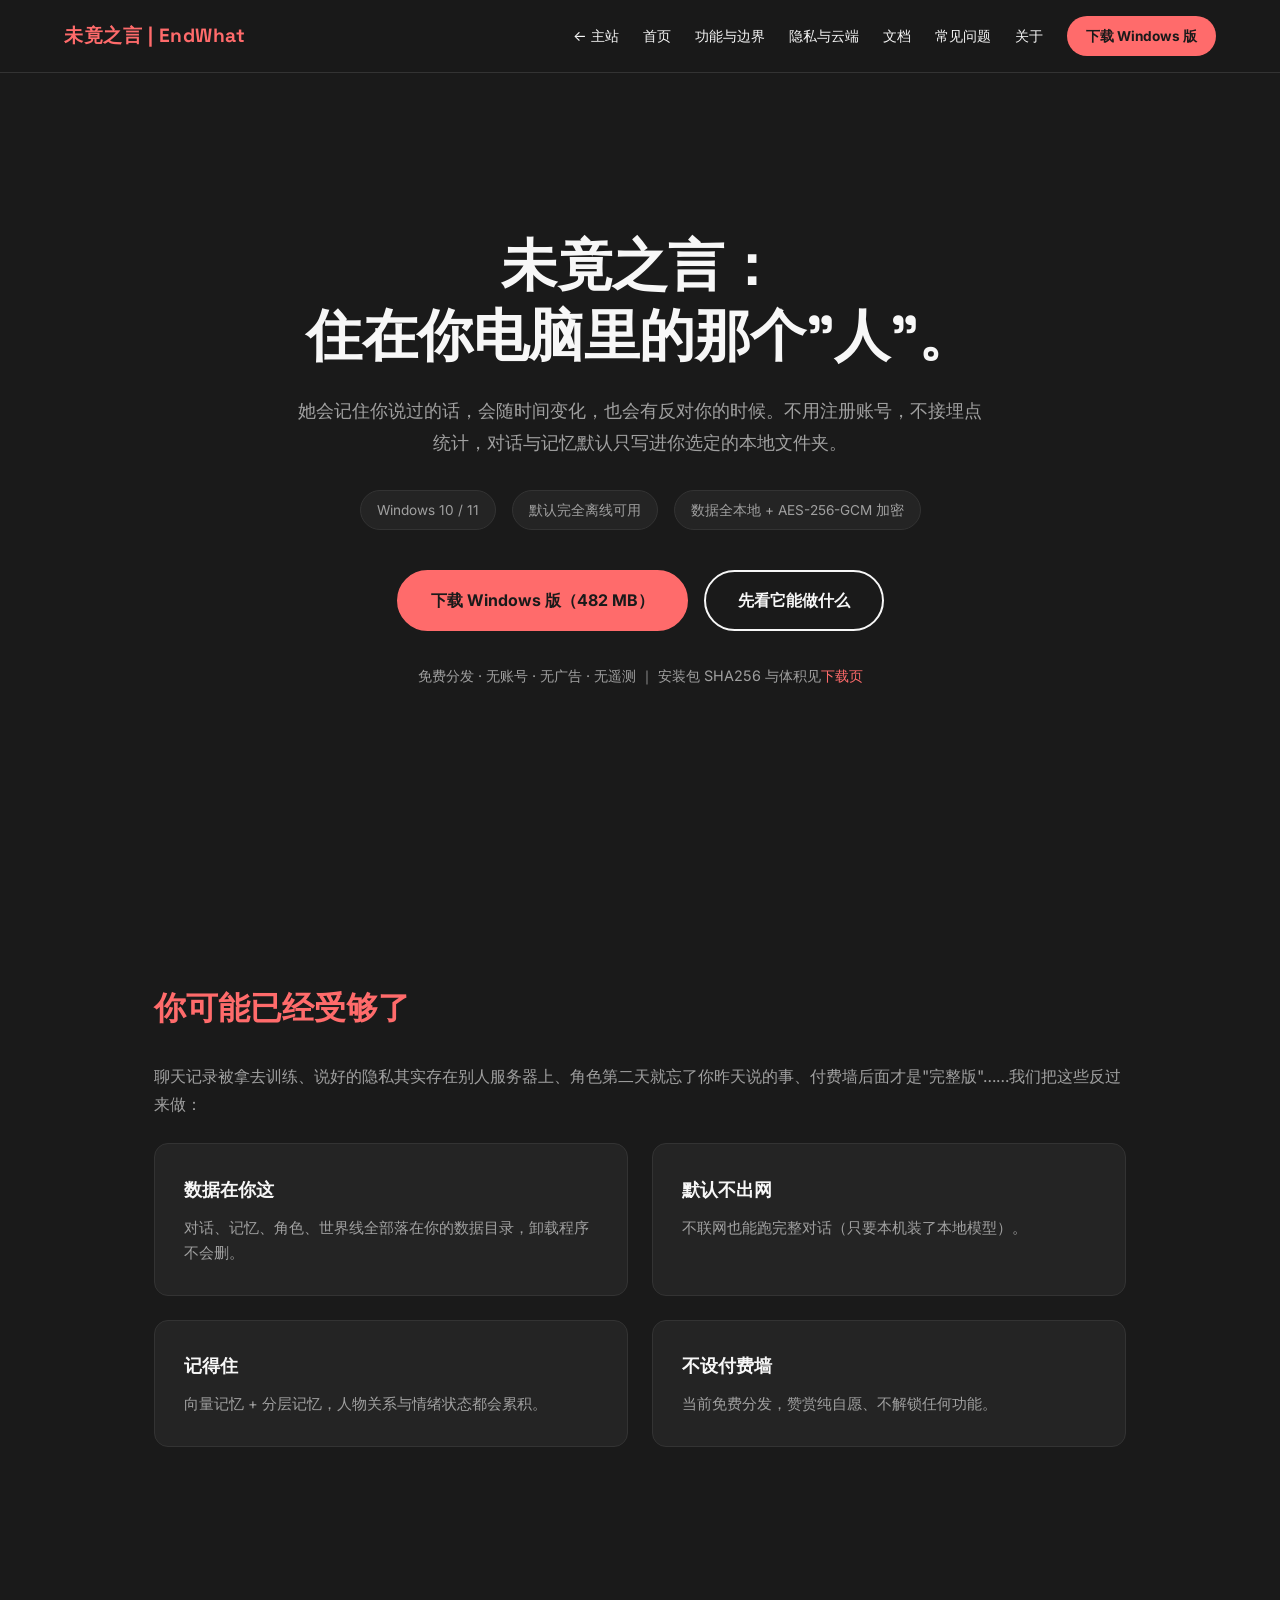
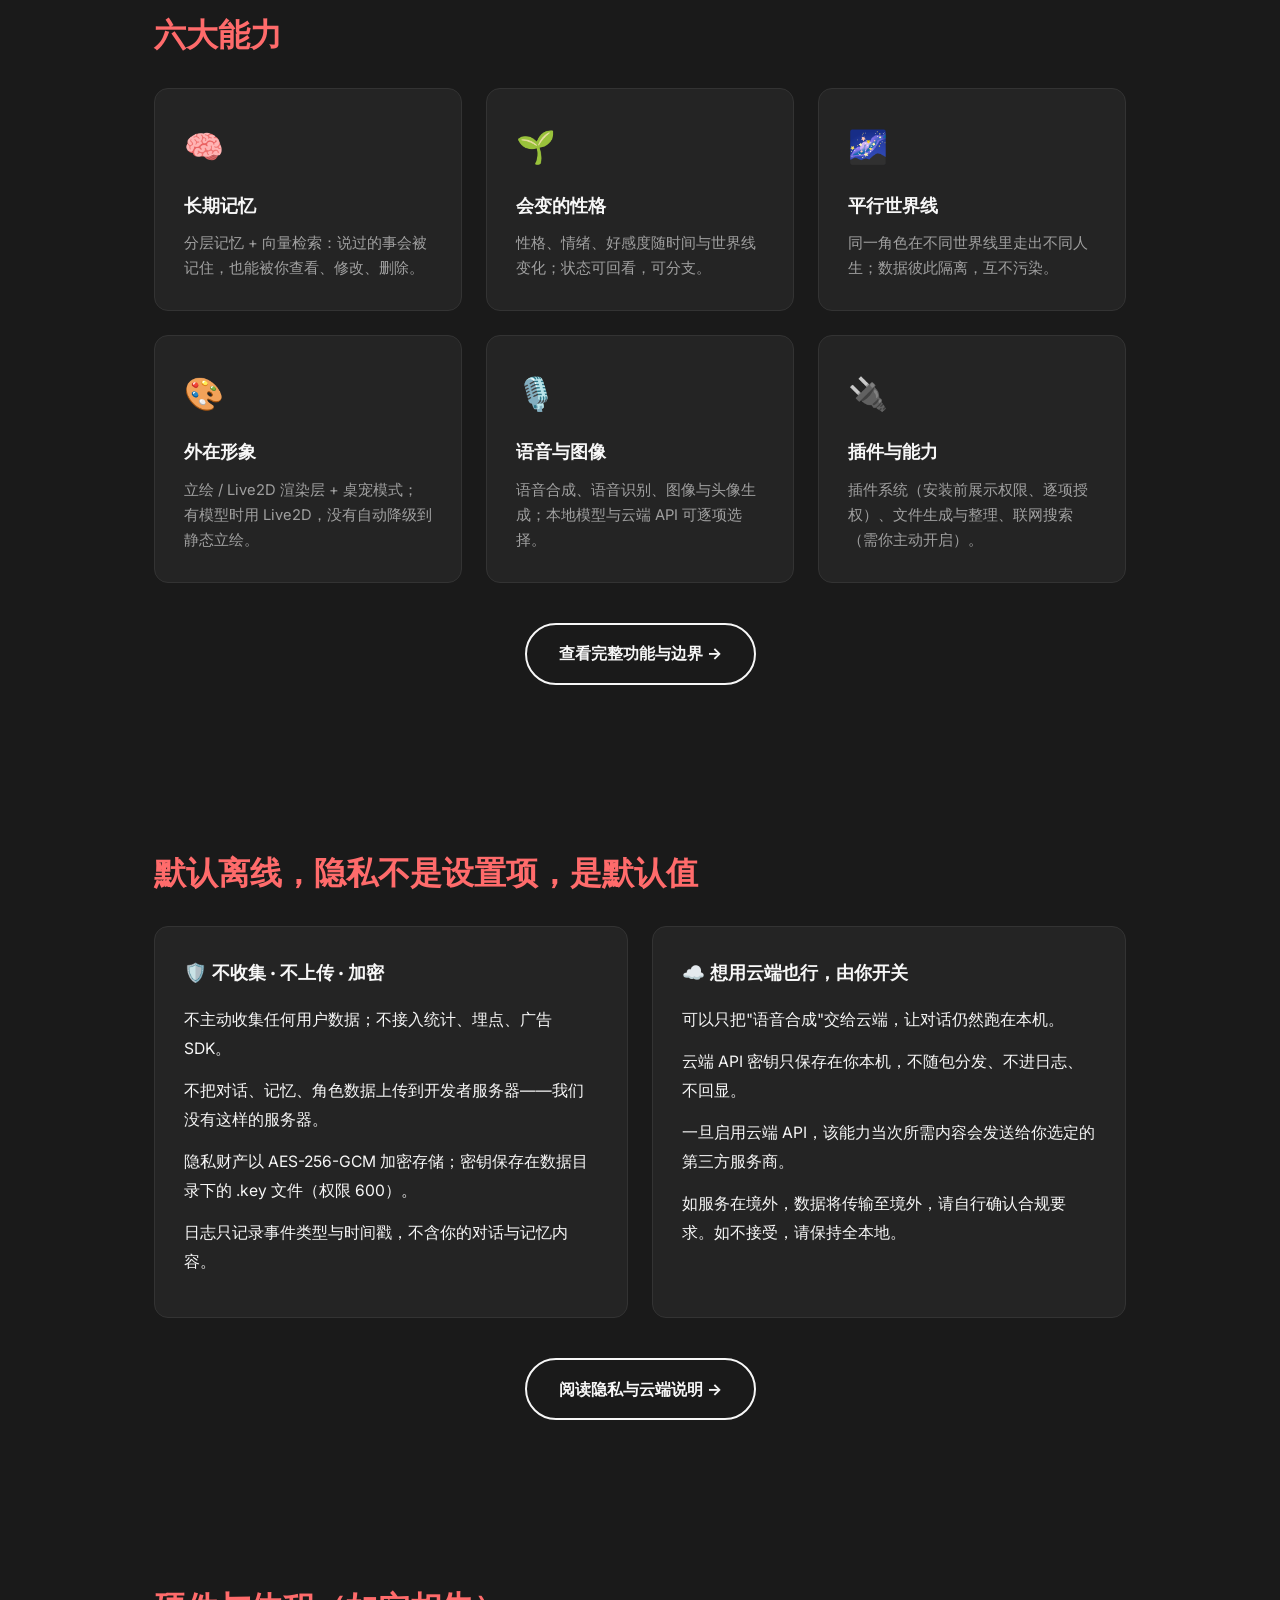
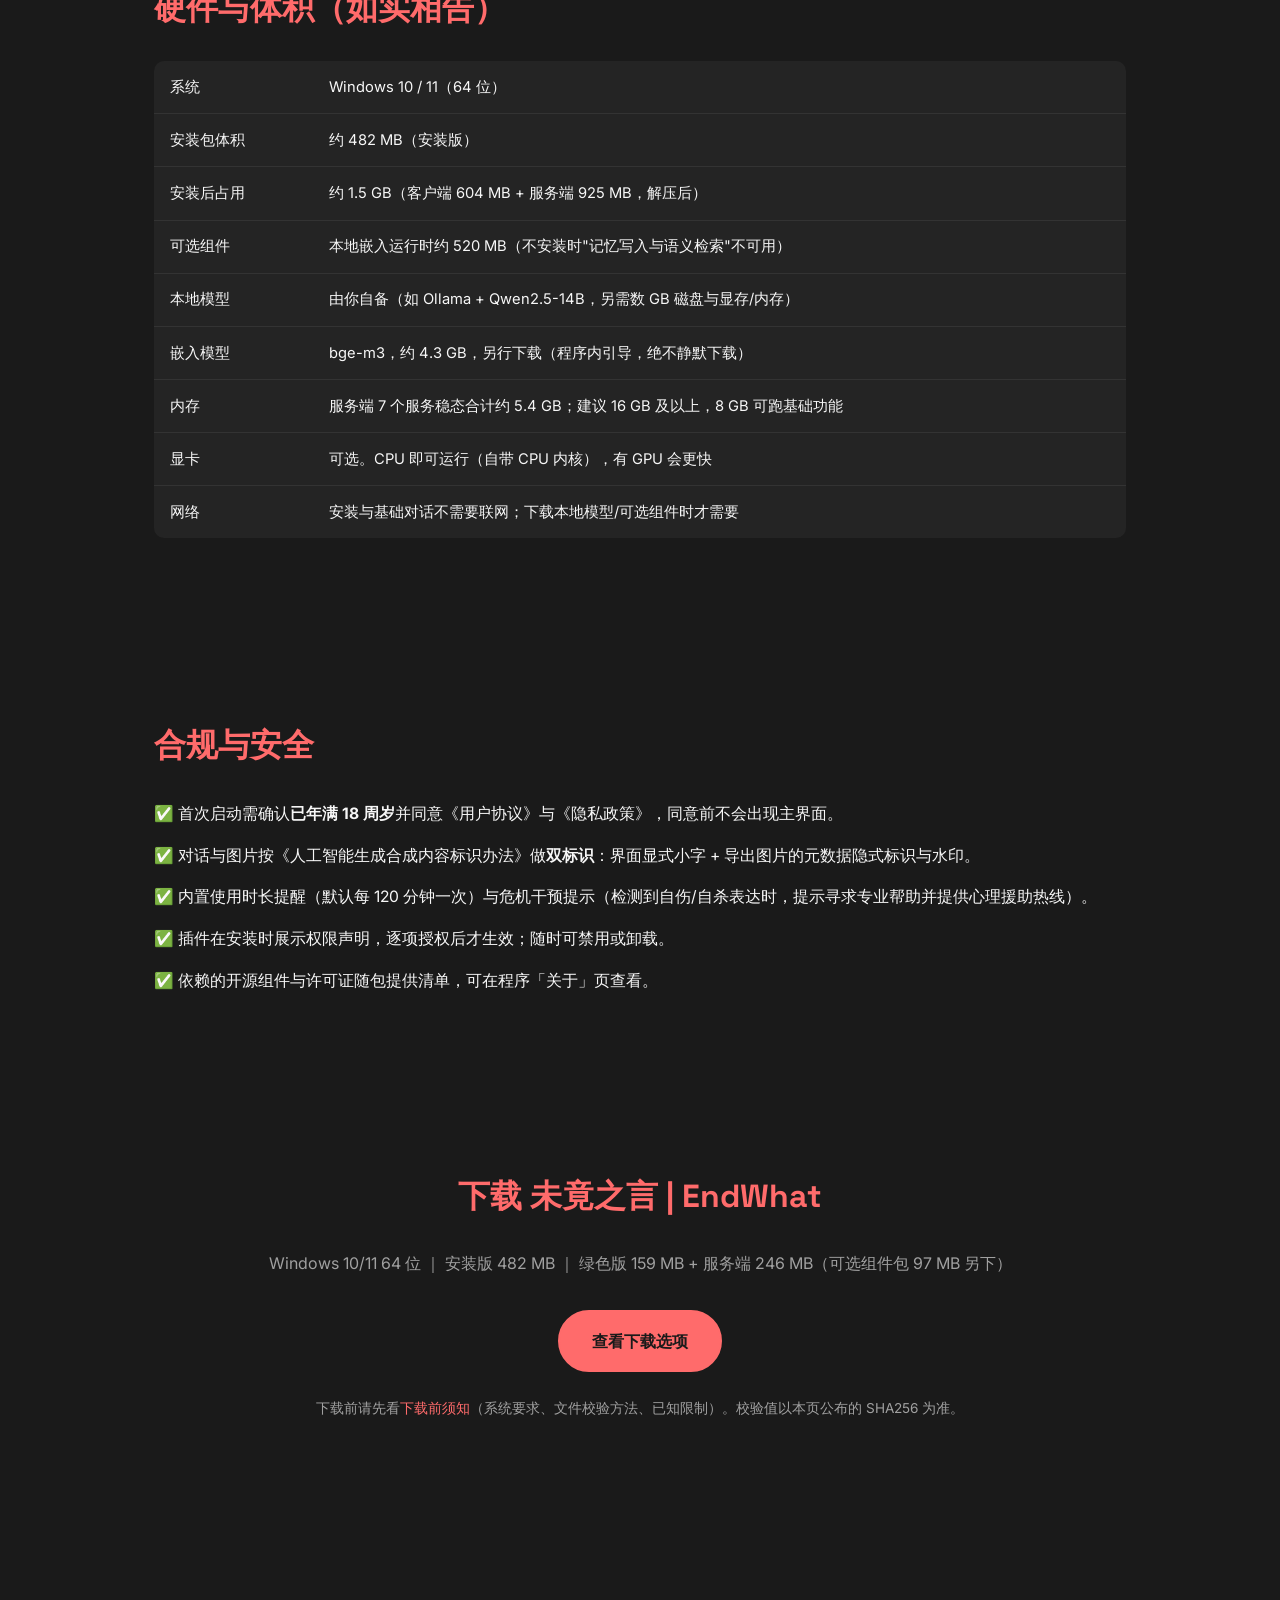
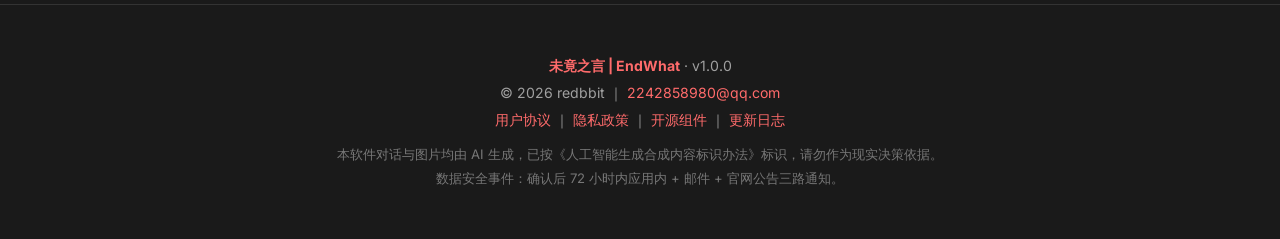
<file: index.html>
<!DOCTYPE html>
<html lang="zh-CN">
<head>
<meta charset="UTF-8">
<meta name="viewport" content="width=device-width, initial-scale=1.0">
<title>未竟之言 · 本地离线的 AI 伴侣</title>
<meta name="description" content="会记得你、会变化的 AI 伴侣。默认完全离线可用，数据全本地 + AES-256-GCM 加密，无账号、无埋点、无付费墙。支持 Windows 10/11。">
<link rel="stylesheet" href="style.css">
<link href="https://fonts.googleapis.com/css2?family=Inter:wght@300;400;700&family=Space+Grotesk:wght@400;700&display=swap" rel="stylesheet">
</head>
<body>

<nav class="navbar">
    <a href="https://redbbit.github.io" class="logo" title="返回主站">未竟之言 | EndWhat</a>
    <div class="nav-links">
        <a href="https://redbbit.github.io">← 主站</a>
<a href="index.html">首页</a>
        <a href="features.html">功能与边界</a>
        <a href="privacy.html">隐私与云端</a>
        <a href="docs.html">文档</a>
        <a href="faq.html">常见问题</a>
        <a href="about.html">关于</a>
        <a href="download.html" class="btn-nav">下载 Windows 版</a>
    </div>
</nav>

<section class="hero">
    <h1 class="hero-title">未竟之言：<br>住在你电脑里的那个"人"。</h1>
    <p class="hero-subtitle">她会记住你说过的话，会随时间变化，也会有反对你的时候。不用注册账号，不接埋点统计，对话与记忆默认只写进你选定的本地文件夹。</p>
    <div class="hero-badges">
        <span class="badge-pill">Windows 10 / 11</span>
        <span class="badge-pill">默认完全离线可用</span>
        <span class="badge-pill">数据全本地 + AES-256-GCM 加密</span>
    </div>
    <div class="btn-row">
        <a href="download.html" class="btn btn-primary">下载 Windows 版（482 MB）</a>
        <a href="features.html" class="btn btn-outline">先看它能做什么</a>
    </div>
    <p class="legal-meta" style="margin-top: 2rem; border: none;">免费分发 · 无账号 · 无广告 · 无遥测 ｜ 安装包 SHA256 与体积见<a href="download.html">下载页</a></p>
</section>

<section class="section">
    <h2 class="section-title">你可能已经受够了</h2>
    <p style="color: var(--text-muted); margin-bottom: 1.5rem;">聊天记录被拿去训练、说好的隐私其实存在别人服务器上、角色第二天就忘了你昨天说的事、付费墙后面才是"完整版"……我们把这些反过来做：</p>
    <div class="grid-2">
        <div class="card">
            <h3>数据在你这</h3>
            <p>对话、记忆、角色、世界线全部落在你的数据目录，卸载程序不会删。</p>
        </div>
        <div class="card">
            <h3>默认不出网</h3>
            <p>不联网也能跑完整对话（只要本机装了本地模型）。</p>
        </div>
        <div class="card">
            <h3>记得住</h3>
            <p>向量记忆 + 分层记忆，人物关系与情绪状态都会累积。</p>
        </div>
        <div class="card">
            <h3>不设付费墙</h3>
            <p>当前免费分发，赞赏纯自愿、不解锁任何功能。</p>
        </div>
    </div>
</section>

<section class="section">
    <h2 class="section-title">六大能力</h2>
    <div class="grid-3">
        <div class="card">
            <div class="card-icon">🧠</div>
            <h3>长期记忆</h3>
            <p>分层记忆 + 向量检索：说过的事会被记住，也能被你查看、修改、删除。</p>
        </div>
        <div class="card">
            <div class="card-icon">🌱</div>
            <h3>会变的性格</h3>
            <p>性格、情绪、好感度随时间与世界线变化；状态可回看，可分支。</p>
        </div>
        <div class="card">
            <div class="card-icon">🌌</div>
            <h3>平行世界线</h3>
            <p>同一角色在不同世界线里走出不同人生；数据彼此隔离，互不污染。</p>
        </div>
        <div class="card">
            <div class="card-icon">🎨</div>
            <h3>外在形象</h3>
            <p>立绘 / Live2D 渲染层 + 桌宠模式；有模型时用 Live2D，没有自动降级到静态立绘。</p>
        </div>
        <div class="card">
            <div class="card-icon">🎙️</div>
            <h3>语音与图像</h3>
            <p>语音合成、语音识别、图像与头像生成；本地模型与云端 API 可逐项选择。</p>
        </div>
        <div class="card">
            <div class="card-icon">🔌</div>
            <h3>插件与能力</h3>
            <p>插件系统（安装前展示权限、逐项授权）、文件生成与整理、联网搜索（需你主动开启）。</p>
        </div>
    </div>
    <div style="text-align: center; margin-top: 2.5rem;">
        <a href="features.html" class="btn btn-outline">查看完整功能与边界 →</a>
    </div>
</section>

<section class="section">
    <h2 class="section-title">默认离线，隐私不是设置项，是默认值</h2>
    <div class="grid-2">
        <div class="card">
            <h3>🛡️ 不收集 · 不上传 · 加密</h3>
            <ul class="legal-content" style="list-style: none; padding: 0; margin-top: 1rem;">
                <li>不主动收集任何用户数据；不接入统计、埋点、广告 SDK。</li>
                <li>不把对话、记忆、角色数据上传到开发者服务器——我们没有这样的服务器。</li>
                <li>隐私财产以 AES-256-GCM 加密存储；密钥保存在数据目录下的 .key 文件（权限 600）。</li>
                <li>日志只记录事件类型与时间戳，不含你的对话与记忆内容。</li>
            </ul>
        </div>
        <div class="card">
            <h3>☁️ 想用云端也行，由你开关</h3>
            <ul class="legal-content" style="list-style: none; padding: 0; margin-top: 1rem;">
                <li>可以只把"语音合成"交给云端，让对话仍然跑在本机。</li>
                <li>云端 API 密钥只保存在你本机，不随包分发、不进日志、不回显。</li>
                <li>一旦启用云端 API，该能力当次所需内容会发送给你选定的第三方服务商。</li>
                <li>如服务在境外，数据将传输至境外，请自行确认合规要求。如不接受，请保持全本地。</li>
            </ul>
        </div>
    </div>
    <div style="text-align: center; margin-top: 2.5rem;">
        <a href="privacy.html" class="btn btn-outline">阅读隐私与云端说明 →</a>
    </div>
</section>

<section class="section">
    <h2 class="section-title">硬件与体积（如实相告）</h2>
    <table class="info-table">
        <tbody>
            <tr><td>系统</td><td>Windows 10 / 11（64 位）</td></tr>
            <tr><td>安装包体积</td><td>约 482 MB（安装版）</td></tr>
            <tr><td>安装后占用</td><td>约 1.5 GB（客户端 604 MB + 服务端 925 MB，解压后）</td></tr>
            <tr><td>可选组件</td><td>本地嵌入运行时约 520 MB（不安装时"记忆写入与语义检索"不可用）</td></tr>
            <tr><td>本地模型</td><td>由你自备（如 Ollama + Qwen2.5-14B，另需数 GB 磁盘与显存/内存）</td></tr>
            <tr><td>嵌入模型</td><td>bge-m3，约 4.3 GB，另行下载（程序内引导，绝不静默下载）</td></tr>
            <tr><td>内存</td><td>服务端 7 个服务稳态合计约 5.4 GB；建议 16 GB 及以上，8 GB 可跑基础功能</td></tr>
            <tr><td>显卡</td><td>可选。CPU 即可运行（自带 CPU 内核），有 GPU 会更快</td></tr>
            <tr><td>网络</td><td>安装与基础对话不需要联网；下载本地模型/可选组件时才需要</td></tr>
        </tbody>
    </table>
</section>

<section class="section">
    <h2 class="section-title">合规与安全</h2>
    <ul class="legal-content" style="list-style: none; padding: 0;">
        <li>✅ 首次启动需确认<strong>已年满 18 周岁</strong>并同意《用户协议》与《隐私政策》，同意前不会出现主界面。</li>
        <li>✅ 对话与图片按《人工智能生成合成内容标识办法》做<strong>双标识</strong>：界面显式小字 + 导出图片的元数据隐式标识与水印。</li>
        <li>✅ 内置使用时长提醒（默认每 120 分钟一次）与危机干预提示（检测到自伤/自杀表达时，提示寻求专业帮助并提供心理援助热线）。</li>
        <li>✅ 插件在安装时展示权限声明，逐项授权后才生效；随时可禁用或卸载。</li>
        <li>✅ 依赖的开源组件与许可证随包提供清单，可在程序「关于」页查看。</li>
    </ul>
</section>

<section class="section" style="text-align: center;">
    <h2 class="section-title">下载 未竟之言 | EndWhat</h2>
    <p style="color: var(--text-muted); margin-bottom: 2rem;">Windows 10/11 64 位 ｜ 安装版 482 MB ｜ 绿色版 159 MB + 服务端 246 MB（可选组件包 97 MB 另下）</p>
    <div class="btn-row">
        <a href="download.html" class="btn btn-primary">查看下载选项</a>
    </div>
    <p class="legal-meta" style="margin-top: 1.5rem; border: none; font-size: 0.85rem;">下载前请先看<a href="download.html">下载前须知</a>（系统要求、文件校验方法、已知限制）。校验值以本页公布的 SHA256 为准。</p>
</section>

<footer>
    <p><strong style="color: var(--accent);">未竟之言 | EndWhat</strong> · v1.0.0</p>
    <p>© 2026 redbbit ｜ <a href="mailto:2242858980@qq.com">2242858980@qq.com</a></p>
    <p><a href="terms.html">用户协议</a> ｜ <a href="privacy.html">隐私政策</a> ｜ <a href="about.html">开源组件</a> ｜ <a href="changelog.html">更新日志</a></p>
    <p class="footer-note">本软件对话与图片均由 AI 生成，已按《人工智能生成合成内容标识办法》标识，请勿作为现实决策依据。<br>数据安全事件：确认后 72 小时内应用内 + 邮件 + 官网公告三路通知。</p>
</footer>

<script src="script.js"></script>
<!-- FX32-START -->
<style>
/* == FX32-START == 与 每日简报 v3.6 同源的菱形拖尾 + 点击涟漪，注入块请勿手改 == */
/* ===== 鼠标特效（v2.2）=====
   菱形星点轨迹：5-11px 常规菱 + 偶发 13-17px 彗星菱（强辉光），同屏上限 40
   鼠标处不放任何常驻图形
   点击：菱形多层涟漪（见下），无任何圆形 */
/* v3.5：星点不再用 box-shadow 做光晕。
   blur 阴影每帧都要重新模糊，鼠标划快点就是十几颗同时在模糊，2x 屏上直接掉帧；
   改用"提亮底色 + 一圈硬边"，观感接近，成本为零。 */
/* v3.6：光晕仍不用 blur，但颜色回到珊瑚色域。
   v3.5 让 glow/lite/comet 大量混白、comet 直接纯白，小尺寸下看起来就是一块灰白，
   现在改成"主色 → 加一点白 → 浅粉"，全都在红粉轴上，深色底上不会再发灰 */
.trail-star{position:fixed;top:0;left:0;border-radius:0;pointer-events:none;z-index:86;
  background:var(--fx-accent,#ff6b6b);animation:starFade var(--life,.5s) ease-out forwards;
  will-change:transform,opacity}
.trail-star.glow{background:color-mix(in srgb,var(--fx-accent,#ff6b6b) 76%,#fff)}
.trail-star.lite{background:color-mix(in srgb,var(--fx-accent,#ff6b6b) 52%,#fff)}
.trail-star.comet{background:var(--fx-accent-lit,#ffa8a8);
  box-shadow:0 0 0 1.5px color-mix(in srgb,var(--fx-accent,#ff6b6b) 52%,transparent)}
@keyframes starFade{
  from{transform:translate(0,0) rotate(var(--rot,45deg)) scale(0);opacity:0}
  18%{transform:translate(calc(var(--dx)*.16),calc(var(--dy)*.16)) rotate(calc(var(--rot,45deg) + var(--spin,0deg)*.18)) scale(1);opacity:.85}
  60%{opacity:.45}
  to{transform:translate(var(--dx),var(--dy)) rotate(calc(var(--rot,45deg) + var(--spin,0deg))) scale(.12);opacity:0}
}
#top3Slot{perspective:700px}
.top3.appear{transition:transform .2s var(--ease)}

/* ===== 点击涟漪（v3.6 关自旋 + 预计算位移）=====
   结构：中心实心菱（由小到大，撑满后淡出）→ 十字四芒
        → 四道菱框（先大、再依次收到最紧，最后一起外扩）
        → 两波菱形碎片：第一波 0ms（5 颗）、第二波 75ms（3 颗），全部 ≤6px，朝向固定着飞远（v3.6 关掉自旋）
        → 细碎屑火花（同样两波 4 + 3）。
   关键做法：
   1) 菱框恒为 rotate(45deg)，内层 <i> 只做 transform:scale（v3.5 起不再用 width/height 动画，
      那是每帧一次 layout + 描边重绘）；四道框用 --rd 依次延迟 0/.03/.06/.09s，
      先"由里到外依次收紧"，再一起外扩；
   2) 碎片轮廓用【非对称四边形】而不是标准钻石：四个顶点错开（50/0、100/44、48/100、0/56），
      形状本身就是歪的，静止朝向也不会被看成方块；v3.6 起不再自旋，只保留固定的随机朝向 --a0；
   3) 尺寸关键帧：.3 → 1.5（先变大一点）→ 之后单调减小到 0，同时透明度一路降；
   4) 两波靠 --dl（0 / .075s）分开，波内各自再错峰 0~50ms，避免同步排成一圈；
   5) 范围：菱框最大 92px，碎片最远 76px，整团约 80px 半径。 */
.rip{position:fixed;left:0;top:0;width:0;height:0;pointer-events:none;z-index:95;
  contain:layout style}   /* v3.5：把重排/样式计算锁死在这棵子树里，不波及整页 */
/* v3.5：全部动画元素提前声明 will-change，浏览器在点击瞬间就为它们各建一层合成层，
   之后每帧只有 transform/opacity 变化，走合成器，不再逐帧重栅格化 clip-path 轮廓 */
.rip>*{position:absolute;left:0;top:0;border-radius:0;opacity:0;will-change:transform,opacity}

.rip-core{width:16px;height:16px;margin:-8px 0 0 -8px;
  background:color-mix(in srgb,var(--fx-accent,#ff6b6b) 24%,#fff);
  clip-path:polygon(50% 0,100% 50%,50% 100%,0 50%);
  animation:ripCore .32s cubic-bezier(.16,.86,.28,1) both}
@keyframes ripCore{
  0%{transform:scale(.16);opacity:0}
  14%{opacity:1}
  52%{transform:scale(1);opacity:1}
  80%{transform:scale(1.12);opacity:1}   /* 一直保持满不透明，避免中途变成灰块 */
  100%{transform:scale(1.3);opacity:0}}

/* v3.5 大改：菱框不再用 width/height 动画。
   旧做法每帧都改元素尺寸 = 每帧一次 layout + 一次描边重绘，2x 屏上就是肉眼可见的一顿一顿。
   现在外层尺寸固定为最大尺寸 --w1、只负责定位和 45° 旋转，内层 <i> 只做 transform:scale，
   全程走合成器；描边粗细随 scale 天然变化（收到最紧时线最细），比 border-width 动画还省。
   scale 换算：--s0 = w0/w1（起始略大）、--sm = ws/w1（最紧）。 */
.rip-ring{width:var(--w1,44px);height:var(--w1,44px);
  /* opacity 必须在容器上放开：透明度动画已经交给内层 <i>，容器若仍继承 .rip>* 的 0 就整块隐形 */
  opacity:1;
  transform:translate(-50%,-50%) rotate(45deg)}
.rip-ring>i{display:block;box-sizing:border-box;width:100%;height:100%;
  border:var(--bw,1px) solid var(--fx-accent,#ff6b6b);
  transform-origin:50% 50%;
  /* 两段分开动：先各自按 --rd 依次收紧（both），再从 .43s 同时一起往外推
     （forwards —— 若用 both，延迟期会 backwards 填成最紧尺寸，把第一段盖掉） */
  animation:ringPull .34s cubic-bezier(.26,.6,.28,1) var(--rd,0s) both,
            ringPush .3s cubic-bezier(.4,.66,.3,1) .43s forwards}
.rip-ring.r2>i{border-color:color-mix(in srgb,var(--fx-accent,#ff6b6b) 34%,#fff)}
.rip-ring.r3>i{border-style:dashed;border-color:var(--fx-accent,#ff6b6b)}
.rip-ring.r4>i{border-color:color-mix(in srgb,var(--fx-accent,#ff6b6b) 55%,#fff)}
/* 聚焦段：从略大的 s0 收到最紧的 sm，线同步变细 */
@keyframes ringPull{
  0%{transform:scale(var(--s0,1.09));opacity:0}
  6%{opacity:var(--op,.92)}
  100%{transform:scale(var(--sm,.61));opacity:var(--op,.92)}}
/* 放开段：四道框同一时刻起跑，一起扩到 1 倍并淡出 */
@keyframes ringPush{
  0%{transform:scale(var(--sm,.61));opacity:var(--op,.92)}
  100%{transform:scale(1);opacity:0}}
/* 菱形碎片（两波共用同一套关键帧，靠 --dl 与尺寸/距离拉开层次）：
   0% 从中心极小处起爆 → 20% 胀到 1.5 倍 → 之后一路缩着飞远淡出。
   v3.6：自旋彻底关掉（原来每颗 70~140°，用户反馈整段飞散都在掉帧）。
   rotate 只保留一个随机但固定的朝向 --a0，全程不变 —— 旋转量恒定后，
   合成层里的纹理可以直接复用，不必逐帧重新栅格化这个 clip-path 轮廓。
   位移的四段插值点改成预计算变量（--dx1/--dx2/--dx3 与对应 y），
   关键帧里不再有 calc(var(--dx) * .45) 这种每帧重算的表达式。 */
.rip-dia{background:color-mix(in srgb,var(--fx-accent,#ff6b6b) 42%,#fff);
  clip-path:polygon(50% 0,100% 44%,48% 100%,0 56%);   /* 歪菱形：静止朝向也不会看成正方形 */
  animation:ripDia var(--dur,.7s) cubic-bezier(.12,.7,.24,1) var(--dl,0s) both}
@keyframes ripDia{
  0%{transform:translate(0,0) rotate(var(--a0,0deg)) scale(.3);opacity:0}
  5%{opacity:1}
  20%{transform:translate(var(--dx1,0),var(--dy1,0)) rotate(var(--a0,0deg)) scale(1.5)}
  48%{transform:translate(var(--dx2,0),var(--dy2,0)) rotate(var(--a0,0deg)) scale(1.05);opacity:.95}
  76%{transform:translate(var(--dx3,0),var(--dy3,0)) rotate(var(--a0,0deg)) scale(.6);opacity:.7}
  100%{transform:translate(var(--dx),var(--dy)) rotate(var(--a0,0deg)) scale(.02);opacity:0}}

/* 中心四芒闪：点击瞬间的高光点，两根细光条十字交叉 */
.rip-star{width:2px;height:30px;margin:-15px 0 0 -1px;
  background:linear-gradient(to bottom,transparent,color-mix(in srgb,var(--fx-accent,#ff6b6b) 12%,#fff) 42%,
    #fff 50%,color-mix(in srgb,var(--fx-accent,#ff6b6b) 12%,#fff) 58%,transparent);
  animation:ripStar .32s cubic-bezier(.2,.8,.3,1) both}
.rip-star.h{width:30px;height:2px;margin:-1px 0 0 -15px;
  background:linear-gradient(to right,transparent,color-mix(in srgb,var(--fx-accent,#ff6b6b) 12%,#fff) 42%,
    #fff 50%,color-mix(in srgb,var(--fx-accent,#ff6b6b) 12%,#fff) 58%,transparent)}
@keyframes ripStar{
  0%{transform:scale(.15);opacity:0}
  28%{transform:scale(1);opacity:1}
  100%{transform:scale(1.75);opacity:0}}

/* 细碎屑：跟着两波碎片一起走，走得更快、散得更开一点 */
.rip-spark{background:color-mix(in srgb,var(--fx-accent,#ff6b6b) 70%,#fff);
  clip-path:polygon(50% 0,100% 50%,50% 100%,0 50%);
  animation:ripSpark .62s cubic-bezier(.14,.68,.3,1) var(--dl,0s) both}
@keyframes ripSpark{
  0%{transform:translate(0,0) rotate(0deg) scale(.5);opacity:0}
  12%{opacity:.95}
  100%{transform:translate(var(--dx),var(--dy)) rotate(16deg) scale(.12);opacity:0}}

/* 浅色底上珊瑚色线条偏淡：v3.3 起不再给整个 .rip 套 filter
   （对 20 多个节点的子树整体做滤镜，每次点击都要重建离屏缓冲，一按就掉帧），
   改成给各元素底色直接混深色，观感一致但零额外开销 */
html[data-theme="light"] .rip-ring>i{border-color:color-mix(in srgb,var(--fx-accent,#ff6b6b) 84%,#16181d)}
html[data-theme="light"] .rip-star{opacity:.9}
html[data-theme="light"] .rip-core{background:color-mix(in srgb,var(--fx-accent,#ff6b6b) 62%,#fff)}
html[data-theme="light"] .rip-dia{background:color-mix(in srgb,var(--fx-accent,#ff6b6b) 78%,#fff)}
html[data-theme="light"] .rip-spark{background:color-mix(in srgb,var(--fx-accent,#ff6b6b) 80%,#fff)}
</style>
<script>
  /* ================= 鼠标特效（v2.1） =================
     菱形星点轨迹：常规菱 5-11px + 偶发彗星菱 13-17px（强辉光）
     鼠标处不放任何常驻图形（v2.1 移除跟随光点与两颗环绕卫星菱）
     点击涟漪（v3.3）：中心实心菱 → 十字四芒 → 四道菱框 → 两波菱形碎片（0ms / 75ms）→ 细碎屑
     粒子总数从 37 砍到 22（碎片 16→8、碎屑 14→7、星点上限 40→24），并去掉碎片上的 drop-shadow
     性能约定：全程只有一个 document mousemove（passive）；
     prefers-reduced-motion 下整体关闭。 */
(function(){
  'use strict';
  function initFX(){
    var N_MAX_STARS = 24;
    var lastStarX = -99, lastStarY = -99, lastMoveT = 0, streak = 0, starCount = 0;

    /* 单一 mousemove：只做星点散落，热路径不额外挂监听 */
    document.addEventListener('mousemove', function(e){
      var tx = e.clientX, ty = e.clientY;
      var now = performance.now();
      streak = (now - lastMoveT < 180) ? streak + 1 : 0;
      lastMoveT = now;
      var gap = Math.max(4, 10 - streak*.15) * (.55 + Math.random()*.9);
      var mdx = tx - lastStarX, mdy = ty - lastStarY;
      if(mdx*mdx + mdy*mdy > gap*gap && starCount < N_MAX_STARS){
        lastStarX = tx; lastStarY = ty;
        var s = document.createElement('div');
        var roll = Math.random();
        var comet = roll < .08;
        var lite = !comet && roll < .22;
        s.className = 'trail-star' + (comet ? ' comet' : (Math.random() < .3 ? ' glow' : (lite ? ' lite' : '')));
        var sr = comet ? (13 + Math.random()*4) : (5 + Math.random()*6);
        var side = Math.random() < .5 ? -1 : 1;
        var nx = -mdy, ny = mdx;
        var nl = Math.sqrt(nx*nx + ny*ny) || 1;
        var off = 4 + Math.random()*5;
        var r2 = Math.random();
        var life = comet ? (.8 + Math.random()*.5) : (r2 < .62 ? (.24 + Math.random()*.26) : r2 < .9 ? (.55 + Math.random()*.3) : (1 + Math.random()*.35));
        s.style.width = s.style.height = sr.toFixed(1) + 'px';
        s.style.left = (tx - sr/2 + nx/nl*off*side).toFixed(1) + 'px';
        s.style.top = (ty - sr/2 + ny/nl*off*side).toFixed(1) + 'px';
        s.style.setProperty('--life', life.toFixed(2) + 's');
        s.style.setProperty('--rot', [45,135,225,315][Math.floor(Math.random()*4)] + 'deg');
        s.style.setProperty('--spin', (Math.random() < .5 ? -1 : 1) * (60 + Math.random()*360).toFixed(0) + 'deg');
        s.style.setProperty('--dx', (Math.random()*12 - 6).toFixed(1) + 'px');
        s.style.setProperty('--dy', (Math.random()*12 - 6).toFixed(1) + 'px');
        document.body.appendChild(s);
        starCount++;
        s.addEventListener('animationend', function(){ s.remove(); starCount--; });
      }
    }, {passive:true});

    /* 点击涟漪（v3.3）：中心实心菱 + 十字四芒 + 四道聚焦式菱框 + 两波菱形碎片（0ms / 75ms，5 + 3，均 ≤6px）+ 7 细碎屑 */
    document.addEventListener('click', function(e){
      /* 连点时最多同时保留 2 团，超出的先清掉：否则一次狂点会叠出几十层，帧率直线下滑 */
      var live = document.querySelectorAll('.rip');
      if(live.length >= 2){ for(var q = 0; q < live.length - 1; q++){ live[q].remove(); } }
      var r = document.createElement('div');
      r.className = 'rip';
      r.style.left = e.clientX + 'px';
      r.style.top = e.clientY + 'px';
      var i;

      function add(cls, vars){
        var d = document.createElement('div');
        d.className = cls;
        if(vars){ for(var k in vars){ d.style.setProperty(k, vars[k]); } }
        r.appendChild(d);
        return d;
      }
      function rnd(a, b){ return a + Math.random() * (b - a); }

      /* ① 菱形光斑 + 中心四芒闪 */
      add('rip-core');
      add('rip-star');
      add('rip-star h');

      /* ② 四道菱框：由里到外依次收紧（--rd 错峰 0/.04/.08/.12s），再一起往外推
            w0 略大于 w1、ws 收到八成，形成"聚焦 → 放开"的呼吸 */
      /* 四道框：外层尺寸固定为最大尺寸 w1，内层 <i> 只做 scale（s0 = w0/w1 → sm = ws/w1 → 1）
         v3.5 起不再改 width/height，避免每帧重排重绘 */
      function addRing(cls, w1, w0, ws, op, bw, rd){
        var g = add(cls, {
          '--w1': w1 + 'px', '--s0': (w0 / w1).toFixed(3), '--sm': (ws / w1).toFixed(3),
          '--op': op, '--bw': bw + 'px', '--rd': rd
        });
        g.appendChild(document.createElement('i'));
      }
      addRing('rip-ring',    44, 48, 27, '1',   1.8, '0s');
      addRing('rip-ring r2', 60, 66, 37, '.84', 1.2, '.03s');
      addRing('rip-ring r3', 74, 80, 46, '.62', 1,   '.06s');
      addRing('rip-ring r4', 88, 92, 55, '.5',  1,   '.09s');

      /* ③ 两波菱形碎片：第一波 0ms 起爆（5 颗，大而飞得远），第二波 75ms 跟上（3 颗，小而转得多）
            v3.3 把粒子砍半（16 → 8）：角度均分 + 抖动 + 距离带拉开，8 颗已经足够铺满一圈，
            再多只是互相重叠、互相抢电机 */
      for(i = 0; i < 8; i++){
        var w2 = i >= 5;
        var n = w2 ? 3 : 5;
        var idx = w2 ? i - 5 : i;
        var ang = (Math.PI * 2 / n) * idx + (w2 ? Math.PI / n : 0) + rnd(-.34, .34);
        var dist = w2 ? rnd(40, 62) : rnd(52, 76);
        /* 位移的四个插值点预先算好：关键帧里只写 var()，省掉每帧重算 calc */
        var dx = Math.cos(ang) * dist, dy = Math.sin(ang) * dist;
        var d = add('rip-dia', {
          '--dl': ((w2 ? .075 : 0) + rnd(0, w2 ? .045 : .05)).toFixed(3) + 's',
          '--dur': rnd(w2 ? .72 : .66, w2 ? .8 : .74).toFixed(2) + 's',
          '--dx': dx.toFixed(1) + 'px', '--dy': dy.toFixed(1) + 'px',
          '--dx1': (dx * .45).toFixed(1) + 'px', '--dy1': (dy * .45).toFixed(1) + 'px',
          '--dx2': (dx * .8).toFixed(1) + 'px',  '--dy2': (dy * .8).toFixed(1) + 'px',
          '--dx3': (dx * .95).toFixed(1) + 'px', '--dy3': (dy * .95).toFixed(1) + 'px',
          /* 只有固定朝向，没有自旋：朝向在 45°±32° 内抖动。
             以前是全角度随机，转到 0/90/180 附近时这颗四边形看起来就是个方块；
             锁在 45° 附近，每颗都是"斜着的菱形"，朝向仍有变化但不会再方块化 */
          '--a0': (45 + rnd(-32, 32)).toFixed(0) + 'deg'
        });
        var sz = w2 ? rnd(3.4, 4.6) : rnd(4.6, 6);
        d.style.width = d.style.height = sz.toFixed(1) + 'px';
        d.style.margin = (-sz/2).toFixed(1) + 'px 0 0 ' + (-sz/2).toFixed(1) + 'px';
      }

      /* ④ 细碎屑：同样两波（0ms 4 颗 / 75ms 3 颗），走得更快、散得更开 */
      for(i = 0; i < 7; i++){
        var s2 = i >= 4;
        var a2 = Math.random() * Math.PI * 2, d2 = s2 ? rnd(34, 56) : rnd(44, 74);
        var sp = add('rip-spark', {
          '--dl': s2 ? '.075s' : '0s',
          '--dx': (Math.cos(a2) * d2).toFixed(1) + 'px',
          '--dy': (Math.sin(a2) * d2).toFixed(1) + 'px'
        });
        var ss = s2 ? rnd(1.8, 2.6) : rnd(2.2, 3.2);
        sp.style.width = sp.style.height = ss.toFixed(1) + 'px';
        sp.style.margin = (-ss/2).toFixed(1) + 'px 0 0 ' + (-ss/2).toFixed(1) + 'px';
      }

      document.body.appendChild(r);
      setTimeout(function(){ r.remove(); }, 1050);
    });
  }
  var reduced = matchMedia('(prefers-reduced-motion: reduce)').matches;
  if(!reduced){ initFX(); }
})();
</script>
<!-- FX32-END -->
</body>
</html>
</file>
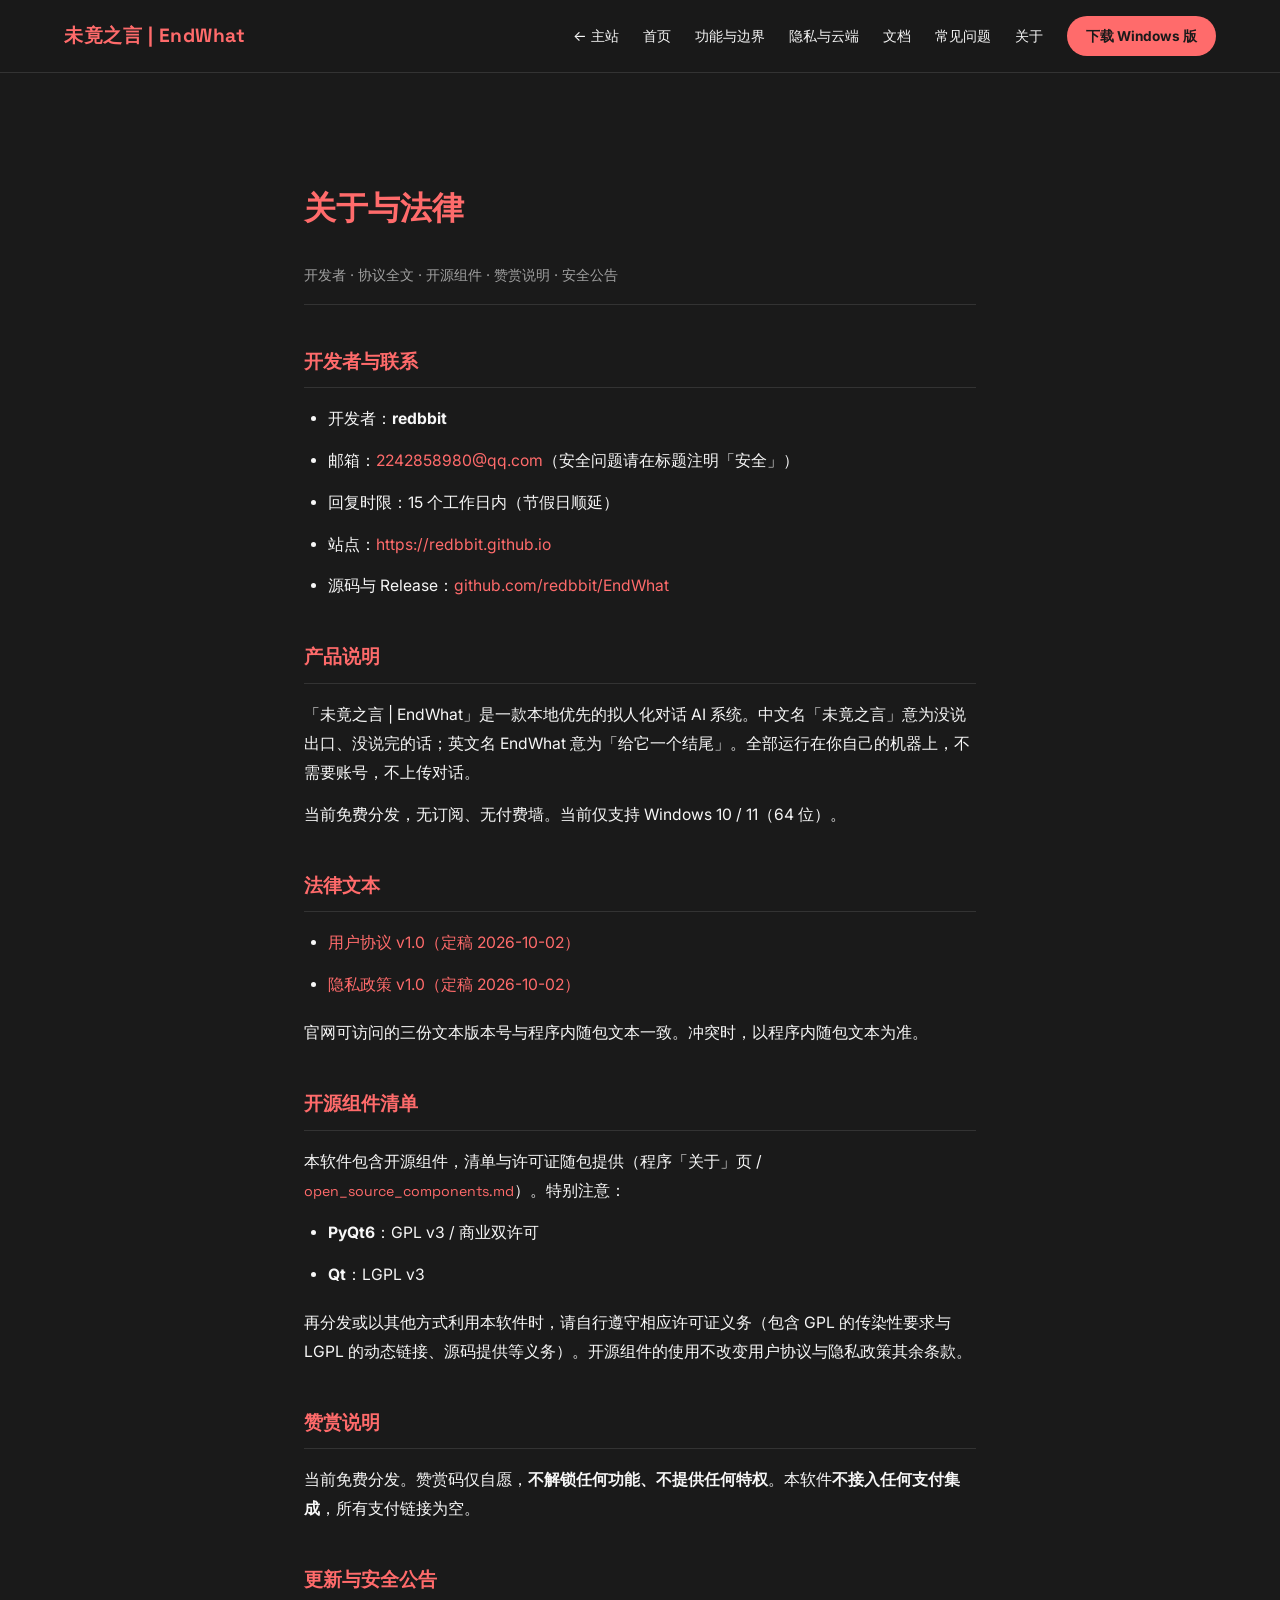
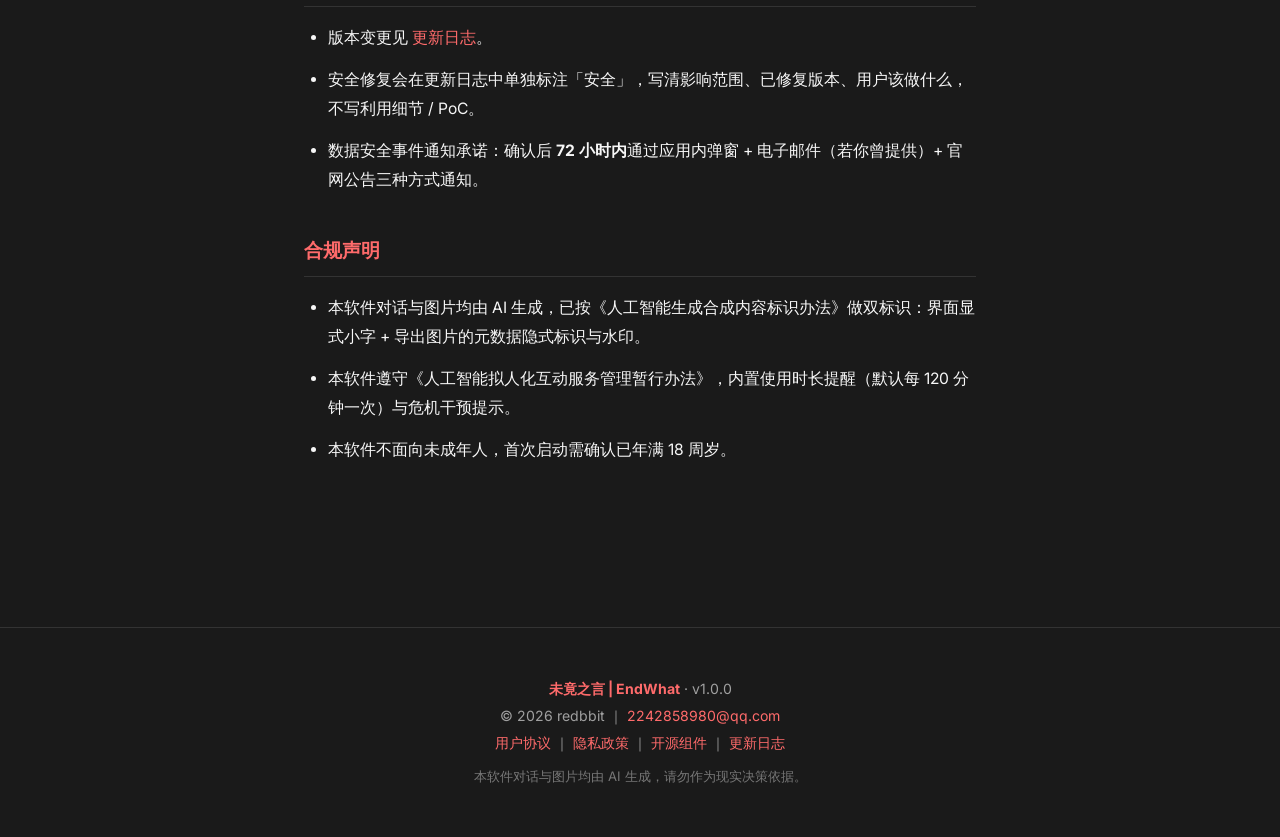
<file: about.html>
<!DOCTYPE html>
<html lang="zh-CN">
<head>
<meta charset="UTF-8">
<meta name="viewport" content="width=device-width, initial-scale=1.0">
<title>关于与法律 · 未竟之言</title>
<meta name="description" content="开发者信息、用户协议、隐私政策、开源组件清单与自愿赞赏说明。">
<link rel="stylesheet" href="style.css">
<link href="https://fonts.googleapis.com/css2?family=Inter:wght@300;400;700&family=Space+Grotesk:wght@400;700&display=swap" rel="stylesheet">
</head>
<body>

<nav class="navbar">
    <a href="https://redbbit.github.io" class="logo" title="返回主站">未竟之言 | EndWhat</a>
    <div class="nav-links">
        <a href="https://redbbit.github.io">← 主站</a>
<a href="index.html">首页</a>
        <a href="features.html">功能与边界</a>
        <a href="privacy.html">隐私与云端</a>
        <a href="docs.html">文档</a>
        <a href="faq.html">常见问题</a>
        <a href="about.html">关于</a>
        <a href="download.html" class="btn-nav">下载 Windows 版</a>
    </div>
</nav>

<section class="section mt-nav section-narrow">
    <h2 class="section-title">关于与法律</h2>
    <p class="legal-meta">开发者 · 协议全文 · 开源组件 · 赞赏说明 · 安全公告</p>

    <div class="legal-content">
        <h3>开发者与联系</h3>
        <ul>
            <li>开发者：<strong>redbbit</strong></li>
            <li>邮箱：<a href="mailto:2242858980@qq.com">2242858980@qq.com</a>（安全问题请在标题注明「安全」）</li>
            <li>回复时限：15 个工作日内（节假日顺延）</li>
            <li>站点：<a href="https://redbbit.github.io">https://redbbit.github.io</a></li>
            <li>源码与 Release：<a href="https://github.com/redbbit/EndWhat" target="_blank" rel="noopener">github.com/redbbit/EndWhat</a></li>
        </ul>

        <h3>产品说明</h3>
        <p>「未竟之言 | EndWhat」是一款本地优先的拟人化对话 AI 系统。中文名「未竟之言」意为没说出口、没说完的话；英文名 EndWhat 意为「给它一个结尾」。全部运行在你自己的机器上，不需要账号，不上传对话。</p>
        <p>当前免费分发，无订阅、无付费墙。当前仅支持 Windows 10 / 11（64 位）。</p>

        <h3>法律文本</h3>
        <ul>
            <li><a href="terms.html">用户协议 v1.0（定稿 2026-10-02）</a></li>
            <li><a href="privacy.html">隐私政策 v1.0（定稿 2026-10-02）</a></li>
        </ul>
        <p>官网可访问的三份文本版本号与程序内随包文本一致。冲突时，以程序内随包文本为准。</p>

        <h3>开源组件清单</h3>
        <p>本软件包含开源组件，清单与许可证随包提供（程序「关于」页 / <code>open_source_components.md</code>）。特别注意：</p>
        <ul>
            <li><strong>PyQt6</strong>：GPL v3 / 商业双许可</li>
            <li><strong>Qt</strong>：LGPL v3</li>
        </ul>
        <p>再分发或以其他方式利用本软件时，请自行遵守相应许可证义务（包含 GPL 的传染性要求与 LGPL 的动态链接、源码提供等义务）。开源组件的使用不改变用户协议与隐私政策其余条款。</p>

        <h3>赞赏说明</h3>
        <p>当前免费分发。赞赏码仅自愿，<strong>不解锁任何功能、不提供任何特权</strong>。本软件<strong>不接入任何支付集成</strong>，所有支付链接为空。</p>

        <h3>更新与安全公告</h3>
        <ul>
            <li>版本变更见 <a href="changelog.html">更新日志</a>。</li>
            <li>安全修复会在更新日志中单独标注「安全」，写清影响范围、已修复版本、用户该做什么，不写利用细节 / PoC。</li>
            <li>数据安全事件通知承诺：确认后 <strong>72 小时内</strong>通过应用内弹窗 + 电子邮件（若你曾提供）+ 官网公告三种方式通知。</li>
        </ul>

        <h3>合规声明</h3>
        <ul>
            <li>本软件对话与图片均由 AI 生成，已按《人工智能生成合成内容标识办法》做双标识：界面显式小字 + 导出图片的元数据隐式标识与水印。</li>
            <li>本软件遵守《人工智能拟人化互动服务管理暂行办法》，内置使用时长提醒（默认每 120 分钟一次）与危机干预提示。</li>
            <li>本软件不面向未成年人，首次启动需确认已年满 18 周岁。</li>
        </ul>
    </div>
</section>

<footer>
    <p><strong style="color: var(--accent);">未竟之言 | EndWhat</strong> · v1.0.0</p>
    <p>© 2026 redbbit ｜ <a href="mailto:2242858980@qq.com">2242858980@qq.com</a></p>
    <p><a href="terms.html">用户协议</a> ｜ <a href="privacy.html">隐私政策</a> ｜ <a href="about.html">开源组件</a> ｜ <a href="changelog.html">更新日志</a></p>
    <p class="footer-note">本软件对话与图片均由 AI 生成，请勿作为现实决策依据。</p>
</footer>

<script src="script.js"></script>
<!-- FX32-START -->
<style>
/* == FX32-START == 与 每日简报 v3.6 同源的菱形拖尾 + 点击涟漪，注入块请勿手改 == */
/* ===== 鼠标特效（v2.2）=====
   菱形星点轨迹：5-11px 常规菱 + 偶发 13-17px 彗星菱（强辉光），同屏上限 40
   鼠标处不放任何常驻图形
   点击：菱形多层涟漪（见下），无任何圆形 */
/* v3.5：星点不再用 box-shadow 做光晕。
   blur 阴影每帧都要重新模糊，鼠标划快点就是十几颗同时在模糊，2x 屏上直接掉帧；
   改用"提亮底色 + 一圈硬边"，观感接近，成本为零。 */
/* v3.6：光晕仍不用 blur，但颜色回到珊瑚色域。
   v3.5 让 glow/lite/comet 大量混白、comet 直接纯白，小尺寸下看起来就是一块灰白，
   现在改成"主色 → 加一点白 → 浅粉"，全都在红粉轴上，深色底上不会再发灰 */
.trail-star{position:fixed;top:0;left:0;border-radius:0;pointer-events:none;z-index:86;
  background:var(--fx-accent,#ff6b6b);animation:starFade var(--life,.5s) ease-out forwards;
  will-change:transform,opacity}
.trail-star.glow{background:color-mix(in srgb,var(--fx-accent,#ff6b6b) 76%,#fff)}
.trail-star.lite{background:color-mix(in srgb,var(--fx-accent,#ff6b6b) 52%,#fff)}
.trail-star.comet{background:var(--fx-accent-lit,#ffa8a8);
  box-shadow:0 0 0 1.5px color-mix(in srgb,var(--fx-accent,#ff6b6b) 52%,transparent)}
@keyframes starFade{
  from{transform:translate(0,0) rotate(var(--rot,45deg)) scale(0);opacity:0}
  18%{transform:translate(calc(var(--dx)*.16),calc(var(--dy)*.16)) rotate(calc(var(--rot,45deg) + var(--spin,0deg)*.18)) scale(1);opacity:.85}
  60%{opacity:.45}
  to{transform:translate(var(--dx),var(--dy)) rotate(calc(var(--rot,45deg) + var(--spin,0deg))) scale(.12);opacity:0}
}
#top3Slot{perspective:700px}
.top3.appear{transition:transform .2s var(--ease)}

/* ===== 点击涟漪（v3.6 关自旋 + 预计算位移）=====
   结构：中心实心菱（由小到大，撑满后淡出）→ 十字四芒
        → 四道菱框（先大、再依次收到最紧，最后一起外扩）
        → 两波菱形碎片：第一波 0ms（5 颗）、第二波 75ms（3 颗），全部 ≤6px，朝向固定着飞远（v3.6 关掉自旋）
        → 细碎屑火花（同样两波 4 + 3）。
   关键做法：
   1) 菱框恒为 rotate(45deg)，内层 <i> 只做 transform:scale（v3.5 起不再用 width/height 动画，
      那是每帧一次 layout + 描边重绘）；四道框用 --rd 依次延迟 0/.03/.06/.09s，
      先"由里到外依次收紧"，再一起外扩；
   2) 碎片轮廓用【非对称四边形】而不是标准钻石：四个顶点错开（50/0、100/44、48/100、0/56），
      形状本身就是歪的，静止朝向也不会被看成方块；v3.6 起不再自旋，只保留固定的随机朝向 --a0；
   3) 尺寸关键帧：.3 → 1.5（先变大一点）→ 之后单调减小到 0，同时透明度一路降；
   4) 两波靠 --dl（0 / .075s）分开，波内各自再错峰 0~50ms，避免同步排成一圈；
   5) 范围：菱框最大 92px，碎片最远 76px，整团约 80px 半径。 */
.rip{position:fixed;left:0;top:0;width:0;height:0;pointer-events:none;z-index:95;
  contain:layout style}   /* v3.5：把重排/样式计算锁死在这棵子树里，不波及整页 */
/* v3.5：全部动画元素提前声明 will-change，浏览器在点击瞬间就为它们各建一层合成层，
   之后每帧只有 transform/opacity 变化，走合成器，不再逐帧重栅格化 clip-path 轮廓 */
.rip>*{position:absolute;left:0;top:0;border-radius:0;opacity:0;will-change:transform,opacity}

.rip-core{width:16px;height:16px;margin:-8px 0 0 -8px;
  background:color-mix(in srgb,var(--fx-accent,#ff6b6b) 24%,#fff);
  clip-path:polygon(50% 0,100% 50%,50% 100%,0 50%);
  animation:ripCore .32s cubic-bezier(.16,.86,.28,1) both}
@keyframes ripCore{
  0%{transform:scale(.16);opacity:0}
  14%{opacity:1}
  52%{transform:scale(1);opacity:1}
  80%{transform:scale(1.12);opacity:1}   /* 一直保持满不透明，避免中途变成灰块 */
  100%{transform:scale(1.3);opacity:0}}

/* v3.5 大改：菱框不再用 width/height 动画。
   旧做法每帧都改元素尺寸 = 每帧一次 layout + 一次描边重绘，2x 屏上就是肉眼可见的一顿一顿。
   现在外层尺寸固定为最大尺寸 --w1、只负责定位和 45° 旋转，内层 <i> 只做 transform:scale，
   全程走合成器；描边粗细随 scale 天然变化（收到最紧时线最细），比 border-width 动画还省。
   scale 换算：--s0 = w0/w1（起始略大）、--sm = ws/w1（最紧）。 */
.rip-ring{width:var(--w1,44px);height:var(--w1,44px);
  /* opacity 必须在容器上放开：透明度动画已经交给内层 <i>，容器若仍继承 .rip>* 的 0 就整块隐形 */
  opacity:1;
  transform:translate(-50%,-50%) rotate(45deg)}
.rip-ring>i{display:block;box-sizing:border-box;width:100%;height:100%;
  border:var(--bw,1px) solid var(--fx-accent,#ff6b6b);
  transform-origin:50% 50%;
  /* 两段分开动：先各自按 --rd 依次收紧（both），再从 .43s 同时一起往外推
     （forwards —— 若用 both，延迟期会 backwards 填成最紧尺寸，把第一段盖掉） */
  animation:ringPull .34s cubic-bezier(.26,.6,.28,1) var(--rd,0s) both,
            ringPush .3s cubic-bezier(.4,.66,.3,1) .43s forwards}
.rip-ring.r2>i{border-color:color-mix(in srgb,var(--fx-accent,#ff6b6b) 34%,#fff)}
.rip-ring.r3>i{border-style:dashed;border-color:var(--fx-accent,#ff6b6b)}
.rip-ring.r4>i{border-color:color-mix(in srgb,var(--fx-accent,#ff6b6b) 55%,#fff)}
/* 聚焦段：从略大的 s0 收到最紧的 sm，线同步变细 */
@keyframes ringPull{
  0%{transform:scale(var(--s0,1.09));opacity:0}
  6%{opacity:var(--op,.92)}
  100%{transform:scale(var(--sm,.61));opacity:var(--op,.92)}}
/* 放开段：四道框同一时刻起跑，一起扩到 1 倍并淡出 */
@keyframes ringPush{
  0%{transform:scale(var(--sm,.61));opacity:var(--op,.92)}
  100%{transform:scale(1);opacity:0}}
/* 菱形碎片（两波共用同一套关键帧，靠 --dl 与尺寸/距离拉开层次）：
   0% 从中心极小处起爆 → 20% 胀到 1.5 倍 → 之后一路缩着飞远淡出。
   v3.6：自旋彻底关掉（原来每颗 70~140°，用户反馈整段飞散都在掉帧）。
   rotate 只保留一个随机但固定的朝向 --a0，全程不变 —— 旋转量恒定后，
   合成层里的纹理可以直接复用，不必逐帧重新栅格化这个 clip-path 轮廓。
   位移的四段插值点改成预计算变量（--dx1/--dx2/--dx3 与对应 y），
   关键帧里不再有 calc(var(--dx) * .45) 这种每帧重算的表达式。 */
.rip-dia{background:color-mix(in srgb,var(--fx-accent,#ff6b6b) 42%,#fff);
  clip-path:polygon(50% 0,100% 44%,48% 100%,0 56%);   /* 歪菱形：静止朝向也不会看成正方形 */
  animation:ripDia var(--dur,.7s) cubic-bezier(.12,.7,.24,1) var(--dl,0s) both}
@keyframes ripDia{
  0%{transform:translate(0,0) rotate(var(--a0,0deg)) scale(.3);opacity:0}
  5%{opacity:1}
  20%{transform:translate(var(--dx1,0),var(--dy1,0)) rotate(var(--a0,0deg)) scale(1.5)}
  48%{transform:translate(var(--dx2,0),var(--dy2,0)) rotate(var(--a0,0deg)) scale(1.05);opacity:.95}
  76%{transform:translate(var(--dx3,0),var(--dy3,0)) rotate(var(--a0,0deg)) scale(.6);opacity:.7}
  100%{transform:translate(var(--dx),var(--dy)) rotate(var(--a0,0deg)) scale(.02);opacity:0}}

/* 中心四芒闪：点击瞬间的高光点，两根细光条十字交叉 */
.rip-star{width:2px;height:30px;margin:-15px 0 0 -1px;
  background:linear-gradient(to bottom,transparent,color-mix(in srgb,var(--fx-accent,#ff6b6b) 12%,#fff) 42%,
    #fff 50%,color-mix(in srgb,var(--fx-accent,#ff6b6b) 12%,#fff) 58%,transparent);
  animation:ripStar .32s cubic-bezier(.2,.8,.3,1) both}
.rip-star.h{width:30px;height:2px;margin:-1px 0 0 -15px;
  background:linear-gradient(to right,transparent,color-mix(in srgb,var(--fx-accent,#ff6b6b) 12%,#fff) 42%,
    #fff 50%,color-mix(in srgb,var(--fx-accent,#ff6b6b) 12%,#fff) 58%,transparent)}
@keyframes ripStar{
  0%{transform:scale(.15);opacity:0}
  28%{transform:scale(1);opacity:1}
  100%{transform:scale(1.75);opacity:0}}

/* 细碎屑：跟着两波碎片一起走，走得更快、散得更开一点 */
.rip-spark{background:color-mix(in srgb,var(--fx-accent,#ff6b6b) 70%,#fff);
  clip-path:polygon(50% 0,100% 50%,50% 100%,0 50%);
  animation:ripSpark .62s cubic-bezier(.14,.68,.3,1) var(--dl,0s) both}
@keyframes ripSpark{
  0%{transform:translate(0,0) rotate(0deg) scale(.5);opacity:0}
  12%{opacity:.95}
  100%{transform:translate(var(--dx),var(--dy)) rotate(16deg) scale(.12);opacity:0}}

/* 浅色底上珊瑚色线条偏淡：v3.3 起不再给整个 .rip 套 filter
   （对 20 多个节点的子树整体做滤镜，每次点击都要重建离屏缓冲，一按就掉帧），
   改成给各元素底色直接混深色，观感一致但零额外开销 */
html[data-theme="light"] .rip-ring>i{border-color:color-mix(in srgb,var(--fx-accent,#ff6b6b) 84%,#16181d)}
html[data-theme="light"] .rip-star{opacity:.9}
html[data-theme="light"] .rip-core{background:color-mix(in srgb,var(--fx-accent,#ff6b6b) 62%,#fff)}
html[data-theme="light"] .rip-dia{background:color-mix(in srgb,var(--fx-accent,#ff6b6b) 78%,#fff)}
html[data-theme="light"] .rip-spark{background:color-mix(in srgb,var(--fx-accent,#ff6b6b) 80%,#fff)}
</style>
<script>
  /* ================= 鼠标特效（v2.1） =================
     菱形星点轨迹：常规菱 5-11px + 偶发彗星菱 13-17px（强辉光）
     鼠标处不放任何常驻图形（v2.1 移除跟随光点与两颗环绕卫星菱）
     点击涟漪（v3.3）：中心实心菱 → 十字四芒 → 四道菱框 → 两波菱形碎片（0ms / 75ms）→ 细碎屑
     粒子总数从 37 砍到 22（碎片 16→8、碎屑 14→7、星点上限 40→24），并去掉碎片上的 drop-shadow
     性能约定：全程只有一个 document mousemove（passive）；
     prefers-reduced-motion 下整体关闭。 */
(function(){
  'use strict';
  function initFX(){
    var N_MAX_STARS = 24;
    var lastStarX = -99, lastStarY = -99, lastMoveT = 0, streak = 0, starCount = 0;

    /* 单一 mousemove：只做星点散落，热路径不额外挂监听 */
    document.addEventListener('mousemove', function(e){
      var tx = e.clientX, ty = e.clientY;
      var now = performance.now();
      streak = (now - lastMoveT < 180) ? streak + 1 : 0;
      lastMoveT = now;
      var gap = Math.max(4, 10 - streak*.15) * (.55 + Math.random()*.9);
      var mdx = tx - lastStarX, mdy = ty - lastStarY;
      if(mdx*mdx + mdy*mdy > gap*gap && starCount < N_MAX_STARS){
        lastStarX = tx; lastStarY = ty;
        var s = document.createElement('div');
        var roll = Math.random();
        var comet = roll < .08;
        var lite = !comet && roll < .22;
        s.className = 'trail-star' + (comet ? ' comet' : (Math.random() < .3 ? ' glow' : (lite ? ' lite' : '')));
        var sr = comet ? (13 + Math.random()*4) : (5 + Math.random()*6);
        var side = Math.random() < .5 ? -1 : 1;
        var nx = -mdy, ny = mdx;
        var nl = Math.sqrt(nx*nx + ny*ny) || 1;
        var off = 4 + Math.random()*5;
        var r2 = Math.random();
        var life = comet ? (.8 + Math.random()*.5) : (r2 < .62 ? (.24 + Math.random()*.26) : r2 < .9 ? (.55 + Math.random()*.3) : (1 + Math.random()*.35));
        s.style.width = s.style.height = sr.toFixed(1) + 'px';
        s.style.left = (tx - sr/2 + nx/nl*off*side).toFixed(1) + 'px';
        s.style.top = (ty - sr/2 + ny/nl*off*side).toFixed(1) + 'px';
        s.style.setProperty('--life', life.toFixed(2) + 's');
        s.style.setProperty('--rot', [45,135,225,315][Math.floor(Math.random()*4)] + 'deg');
        s.style.setProperty('--spin', (Math.random() < .5 ? -1 : 1) * (60 + Math.random()*360).toFixed(0) + 'deg');
        s.style.setProperty('--dx', (Math.random()*12 - 6).toFixed(1) + 'px');
        s.style.setProperty('--dy', (Math.random()*12 - 6).toFixed(1) + 'px');
        document.body.appendChild(s);
        starCount++;
        s.addEventListener('animationend', function(){ s.remove(); starCount--; });
      }
    }, {passive:true});

    /* 点击涟漪（v3.3）：中心实心菱 + 十字四芒 + 四道聚焦式菱框 + 两波菱形碎片（0ms / 75ms，5 + 3，均 ≤6px）+ 7 细碎屑 */
    document.addEventListener('click', function(e){
      /* 连点时最多同时保留 2 团，超出的先清掉：否则一次狂点会叠出几十层，帧率直线下滑 */
      var live = document.querySelectorAll('.rip');
      if(live.length >= 2){ for(var q = 0; q < live.length - 1; q++){ live[q].remove(); } }
      var r = document.createElement('div');
      r.className = 'rip';
      r.style.left = e.clientX + 'px';
      r.style.top = e.clientY + 'px';
      var i;

      function add(cls, vars){
        var d = document.createElement('div');
        d.className = cls;
        if(vars){ for(var k in vars){ d.style.setProperty(k, vars[k]); } }
        r.appendChild(d);
        return d;
      }
      function rnd(a, b){ return a + Math.random() * (b - a); }

      /* ① 菱形光斑 + 中心四芒闪 */
      add('rip-core');
      add('rip-star');
      add('rip-star h');

      /* ② 四道菱框：由里到外依次收紧（--rd 错峰 0/.04/.08/.12s），再一起往外推
            w0 略大于 w1、ws 收到八成，形成"聚焦 → 放开"的呼吸 */
      /* 四道框：外层尺寸固定为最大尺寸 w1，内层 <i> 只做 scale（s0 = w0/w1 → sm = ws/w1 → 1）
         v3.5 起不再改 width/height，避免每帧重排重绘 */
      function addRing(cls, w1, w0, ws, op, bw, rd){
        var g = add(cls, {
          '--w1': w1 + 'px', '--s0': (w0 / w1).toFixed(3), '--sm': (ws / w1).toFixed(3),
          '--op': op, '--bw': bw + 'px', '--rd': rd
        });
        g.appendChild(document.createElement('i'));
      }
      addRing('rip-ring',    44, 48, 27, '1',   1.8, '0s');
      addRing('rip-ring r2', 60, 66, 37, '.84', 1.2, '.03s');
      addRing('rip-ring r3', 74, 80, 46, '.62', 1,   '.06s');
      addRing('rip-ring r4', 88, 92, 55, '.5',  1,   '.09s');

      /* ③ 两波菱形碎片：第一波 0ms 起爆（5 颗，大而飞得远），第二波 75ms 跟上（3 颗，小而转得多）
            v3.3 把粒子砍半（16 → 8）：角度均分 + 抖动 + 距离带拉开，8 颗已经足够铺满一圈，
            再多只是互相重叠、互相抢电机 */
      for(i = 0; i < 8; i++){
        var w2 = i >= 5;
        var n = w2 ? 3 : 5;
        var idx = w2 ? i - 5 : i;
        var ang = (Math.PI * 2 / n) * idx + (w2 ? Math.PI / n : 0) + rnd(-.34, .34);
        var dist = w2 ? rnd(40, 62) : rnd(52, 76);
        /* 位移的四个插值点预先算好：关键帧里只写 var()，省掉每帧重算 calc */
        var dx = Math.cos(ang) * dist, dy = Math.sin(ang) * dist;
        var d = add('rip-dia', {
          '--dl': ((w2 ? .075 : 0) + rnd(0, w2 ? .045 : .05)).toFixed(3) + 's',
          '--dur': rnd(w2 ? .72 : .66, w2 ? .8 : .74).toFixed(2) + 's',
          '--dx': dx.toFixed(1) + 'px', '--dy': dy.toFixed(1) + 'px',
          '--dx1': (dx * .45).toFixed(1) + 'px', '--dy1': (dy * .45).toFixed(1) + 'px',
          '--dx2': (dx * .8).toFixed(1) + 'px',  '--dy2': (dy * .8).toFixed(1) + 'px',
          '--dx3': (dx * .95).toFixed(1) + 'px', '--dy3': (dy * .95).toFixed(1) + 'px',
          /* 只有固定朝向，没有自旋：朝向在 45°±32° 内抖动。
             以前是全角度随机，转到 0/90/180 附近时这颗四边形看起来就是个方块；
             锁在 45° 附近，每颗都是"斜着的菱形"，朝向仍有变化但不会再方块化 */
          '--a0': (45 + rnd(-32, 32)).toFixed(0) + 'deg'
        });
        var sz = w2 ? rnd(3.4, 4.6) : rnd(4.6, 6);
        d.style.width = d.style.height = sz.toFixed(1) + 'px';
        d.style.margin = (-sz/2).toFixed(1) + 'px 0 0 ' + (-sz/2).toFixed(1) + 'px';
      }

      /* ④ 细碎屑：同样两波（0ms 4 颗 / 75ms 3 颗），走得更快、散得更开 */
      for(i = 0; i < 7; i++){
        var s2 = i >= 4;
        var a2 = Math.random() * Math.PI * 2, d2 = s2 ? rnd(34, 56) : rnd(44, 74);
        var sp = add('rip-spark', {
          '--dl': s2 ? '.075s' : '0s',
          '--dx': (Math.cos(a2) * d2).toFixed(1) + 'px',
          '--dy': (Math.sin(a2) * d2).toFixed(1) + 'px'
        });
        var ss = s2 ? rnd(1.8, 2.6) : rnd(2.2, 3.2);
        sp.style.width = sp.style.height = ss.toFixed(1) + 'px';
        sp.style.margin = (-ss/2).toFixed(1) + 'px 0 0 ' + (-ss/2).toFixed(1) + 'px';
      }

      document.body.appendChild(r);
      setTimeout(function(){ r.remove(); }, 1050);
    });
  }
  var reduced = matchMedia('(prefers-reduced-motion: reduce)').matches;
  if(!reduced){ initFX(); }
})();
</script>
<!-- FX32-END -->
</body>
</html>
</file>
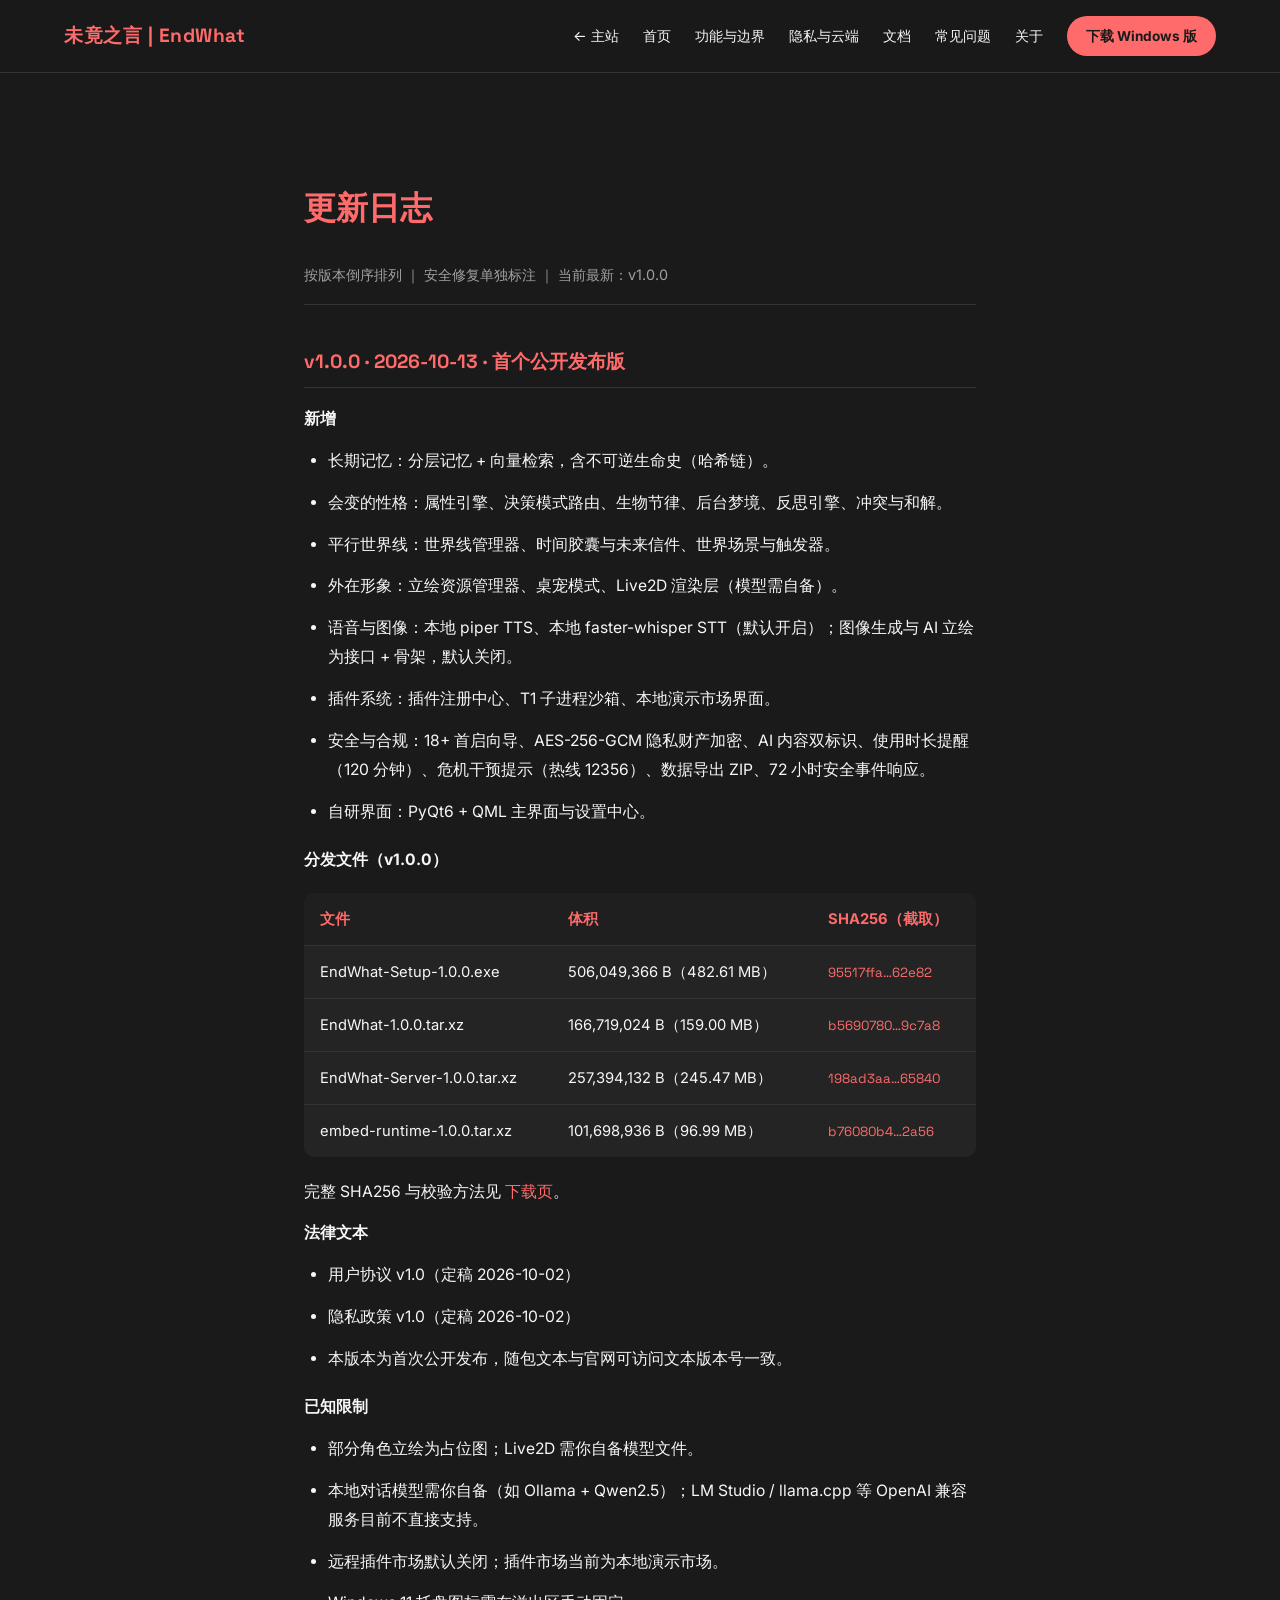
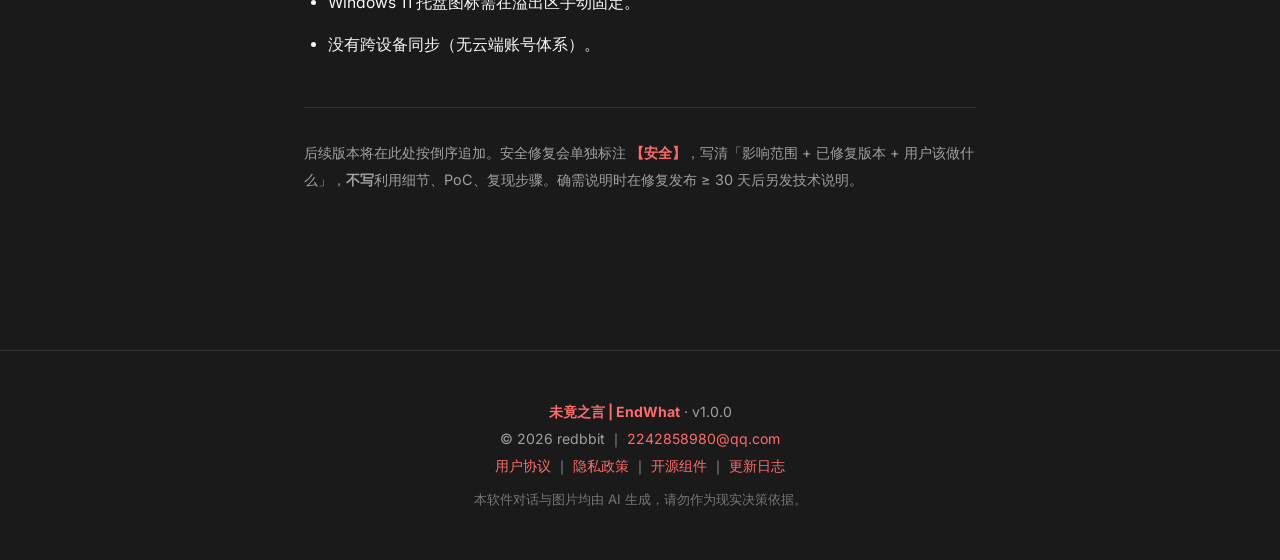
<file: changelog.html>
<!DOCTYPE html>
<html lang="zh-CN">
<head>
<meta charset="UTF-8">
<meta name="viewport" content="width=device-width, initial-scale=1.0">
<title>更新日志 · 未竟之言</title>
<meta name="description" content="版本变更、安全修复与协议版本变更记录。">
<link rel="stylesheet" href="style.css">
<link href="https://fonts.googleapis.com/css2?family=Inter:wght@300;400;700&family=Space+Grotesk:wght@400;700&display=swap" rel="stylesheet">
</head>
<body>

<nav class="navbar">
    <a href="https://redbbit.github.io" class="logo" title="返回主站">未竟之言 | EndWhat</a>
    <div class="nav-links">
        <a href="https://redbbit.github.io">← 主站</a>
<a href="index.html">首页</a>
        <a href="features.html">功能与边界</a>
        <a href="privacy.html">隐私与云端</a>
        <a href="docs.html">文档</a>
        <a href="faq.html">常见问题</a>
        <a href="about.html">关于</a>
        <a href="download.html" class="btn-nav">下载 Windows 版</a>
    </div>
</nav>

<section class="section mt-nav section-narrow">
    <h2 class="section-title">更新日志</h2>
    <p class="legal-meta">按版本倒序排列 ｜ 安全修复单独标注 ｜ 当前最新：v1.0.0</p>

    <div class="legal-content">
        <h3>v1.0.0 · 2026-10-13 · 首个公开发布版</h3>
        <p><strong>新增</strong></p>
        <ul>
            <li>长期记忆：分层记忆 + 向量检索，含不可逆生命史（哈希链）。</li>
            <li>会变的性格：属性引擎、决策模式路由、生物节律、后台梦境、反思引擎、冲突与和解。</li>
            <li>平行世界线：世界线管理器、时间胶囊与未来信件、世界场景与触发器。</li>
            <li>外在形象：立绘资源管理器、桌宠模式、Live2D 渲染层（模型需自备）。</li>
            <li>语音与图像：本地 piper TTS、本地 faster-whisper STT（默认开启）；图像生成与 AI 立绘为接口 + 骨架，默认关闭。</li>
            <li>插件系统：插件注册中心、T1 子进程沙箱、本地演示市场界面。</li>
            <li>安全与合规：18+ 首启向导、AES-256-GCM 隐私财产加密、AI 内容双标识、使用时长提醒（120 分钟）、危机干预提示（热线 12356）、数据导出 ZIP、72 小时安全事件响应。</li>
            <li>自研界面：PyQt6 + QML 主界面与设置中心。</li>
        </ul>

        <p><strong>分发文件（v1.0.0）</strong></p>
        <table class="info-table">
            <thead>
                <tr><th>文件</th><th>体积</th><th>SHA256（截取）</th></tr>
            </thead>
            <tbody>
                <tr>
                    <td>EndWhat-Setup-1.0.0.exe</td>
                    <td>506,049,366 B（482.61 MB）</td>
                    <td><code>95517ffa…62e82</code></td>
                </tr>
                <tr>
                    <td>EndWhat-1.0.0.tar.xz</td>
                    <td>166,719,024 B（159.00 MB）</td>
                    <td><code>b5690780…9c7a8</code></td>
                </tr>
                <tr>
                    <td>EndWhat-Server-1.0.0.tar.xz</td>
                    <td>257,394,132 B（245.47 MB）</td>
                    <td><code>198ad3aa…65840</code></td>
                </tr>
                <tr>
                    <td>embed-runtime-1.0.0.tar.xz</td>
                    <td>101,698,936 B（96.99 MB）</td>
                    <td><code>b76080b4…2a56</code></td>
                </tr>
            </tbody>
        </table>
        <p>完整 SHA256 与校验方法见 <a href="download.html">下载页</a>。</p>

        <p><strong>法律文本</strong></p>
        <ul>
            <li>用户协议 v1.0（定稿 2026-10-02）</li>
            <li>隐私政策 v1.0（定稿 2026-10-02）</li>
            <li>本版本为首次公开发布，随包文本与官网可访问文本版本号一致。</li>
        </ul>

        <p><strong>已知限制</strong></p>
        <ul>
            <li>部分角色立绘为占位图；Live2D 需你自备模型文件。</li>
            <li>本地对话模型需你自备（如 Ollama + Qwen2.5）；LM Studio / llama.cpp 等 OpenAI 兼容服务目前不直接支持。</li>
            <li>远程插件市场默认关闭；插件市场当前为本地演示市场。</li>
            <li>Windows 11 托盘图标需在溢出区手动固定。</li>
            <li>没有跨设备同步（无云端账号体系）。</li>
        </ul>

        <p style="margin-top: 3rem; padding-top: 2rem; border-top: 1px solid var(--border); color: var(--text-muted); font-size: 0.9rem;">
            后续版本将在此处按倒序追加。安全修复会单独标注 <strong style="color: var(--accent);">【安全】</strong>，写清「影响范围 + 已修复版本 + 用户该做什么」，<strong>不写</strong>利用细节、PoC、复现步骤。确需说明时在修复发布 ≥ 30 天后另发技术说明。
        </p>
    </div>
</section>

<footer>
    <p><strong style="color: var(--accent);">未竟之言 | EndWhat</strong> · v1.0.0</p>
    <p>© 2026 redbbit ｜ <a href="mailto:2242858980@qq.com">2242858980@qq.com</a></p>
    <p><a href="terms.html">用户协议</a> ｜ <a href="privacy.html">隐私政策</a> ｜ <a href="about.html">开源组件</a> ｜ <a href="changelog.html">更新日志</a></p>
    <p class="footer-note">本软件对话与图片均由 AI 生成，请勿作为现实决策依据。</p>
</footer>

<script src="script.js"></script>
<!-- FX32-START -->
<style>
/* == FX32-START == 与 每日简报 v3.6 同源的菱形拖尾 + 点击涟漪，注入块请勿手改 == */
/* ===== 鼠标特效（v2.2）=====
   菱形星点轨迹：5-11px 常规菱 + 偶发 13-17px 彗星菱（强辉光），同屏上限 40
   鼠标处不放任何常驻图形
   点击：菱形多层涟漪（见下），无任何圆形 */
/* v3.5：星点不再用 box-shadow 做光晕。
   blur 阴影每帧都要重新模糊，鼠标划快点就是十几颗同时在模糊，2x 屏上直接掉帧；
   改用"提亮底色 + 一圈硬边"，观感接近，成本为零。 */
/* v3.6：光晕仍不用 blur，但颜色回到珊瑚色域。
   v3.5 让 glow/lite/comet 大量混白、comet 直接纯白，小尺寸下看起来就是一块灰白，
   现在改成"主色 → 加一点白 → 浅粉"，全都在红粉轴上，深色底上不会再发灰 */
.trail-star{position:fixed;top:0;left:0;border-radius:0;pointer-events:none;z-index:86;
  background:var(--fx-accent,#ff6b6b);animation:starFade var(--life,.5s) ease-out forwards;
  will-change:transform,opacity}
.trail-star.glow{background:color-mix(in srgb,var(--fx-accent,#ff6b6b) 76%,#fff)}
.trail-star.lite{background:color-mix(in srgb,var(--fx-accent,#ff6b6b) 52%,#fff)}
.trail-star.comet{background:var(--fx-accent-lit,#ffa8a8);
  box-shadow:0 0 0 1.5px color-mix(in srgb,var(--fx-accent,#ff6b6b) 52%,transparent)}
@keyframes starFade{
  from{transform:translate(0,0) rotate(var(--rot,45deg)) scale(0);opacity:0}
  18%{transform:translate(calc(var(--dx)*.16),calc(var(--dy)*.16)) rotate(calc(var(--rot,45deg) + var(--spin,0deg)*.18)) scale(1);opacity:.85}
  60%{opacity:.45}
  to{transform:translate(var(--dx),var(--dy)) rotate(calc(var(--rot,45deg) + var(--spin,0deg))) scale(.12);opacity:0}
}
#top3Slot{perspective:700px}
.top3.appear{transition:transform .2s var(--ease)}

/* ===== 点击涟漪（v3.6 关自旋 + 预计算位移）=====
   结构：中心实心菱（由小到大，撑满后淡出）→ 十字四芒
        → 四道菱框（先大、再依次收到最紧，最后一起外扩）
        → 两波菱形碎片：第一波 0ms（5 颗）、第二波 75ms（3 颗），全部 ≤6px，朝向固定着飞远（v3.6 关掉自旋）
        → 细碎屑火花（同样两波 4 + 3）。
   关键做法：
   1) 菱框恒为 rotate(45deg)，内层 <i> 只做 transform:scale（v3.5 起不再用 width/height 动画，
      那是每帧一次 layout + 描边重绘）；四道框用 --rd 依次延迟 0/.03/.06/.09s，
      先"由里到外依次收紧"，再一起外扩；
   2) 碎片轮廓用【非对称四边形】而不是标准钻石：四个顶点错开（50/0、100/44、48/100、0/56），
      形状本身就是歪的，静止朝向也不会被看成方块；v3.6 起不再自旋，只保留固定的随机朝向 --a0；
   3) 尺寸关键帧：.3 → 1.5（先变大一点）→ 之后单调减小到 0，同时透明度一路降；
   4) 两波靠 --dl（0 / .075s）分开，波内各自再错峰 0~50ms，避免同步排成一圈；
   5) 范围：菱框最大 92px，碎片最远 76px，整团约 80px 半径。 */
.rip{position:fixed;left:0;top:0;width:0;height:0;pointer-events:none;z-index:95;
  contain:layout style}   /* v3.5：把重排/样式计算锁死在这棵子树里，不波及整页 */
/* v3.5：全部动画元素提前声明 will-change，浏览器在点击瞬间就为它们各建一层合成层，
   之后每帧只有 transform/opacity 变化，走合成器，不再逐帧重栅格化 clip-path 轮廓 */
.rip>*{position:absolute;left:0;top:0;border-radius:0;opacity:0;will-change:transform,opacity}

.rip-core{width:16px;height:16px;margin:-8px 0 0 -8px;
  background:color-mix(in srgb,var(--fx-accent,#ff6b6b) 24%,#fff);
  clip-path:polygon(50% 0,100% 50%,50% 100%,0 50%);
  animation:ripCore .32s cubic-bezier(.16,.86,.28,1) both}
@keyframes ripCore{
  0%{transform:scale(.16);opacity:0}
  14%{opacity:1}
  52%{transform:scale(1);opacity:1}
  80%{transform:scale(1.12);opacity:1}   /* 一直保持满不透明，避免中途变成灰块 */
  100%{transform:scale(1.3);opacity:0}}

/* v3.5 大改：菱框不再用 width/height 动画。
   旧做法每帧都改元素尺寸 = 每帧一次 layout + 一次描边重绘，2x 屏上就是肉眼可见的一顿一顿。
   现在外层尺寸固定为最大尺寸 --w1、只负责定位和 45° 旋转，内层 <i> 只做 transform:scale，
   全程走合成器；描边粗细随 scale 天然变化（收到最紧时线最细），比 border-width 动画还省。
   scale 换算：--s0 = w0/w1（起始略大）、--sm = ws/w1（最紧）。 */
.rip-ring{width:var(--w1,44px);height:var(--w1,44px);
  /* opacity 必须在容器上放开：透明度动画已经交给内层 <i>，容器若仍继承 .rip>* 的 0 就整块隐形 */
  opacity:1;
  transform:translate(-50%,-50%) rotate(45deg)}
.rip-ring>i{display:block;box-sizing:border-box;width:100%;height:100%;
  border:var(--bw,1px) solid var(--fx-accent,#ff6b6b);
  transform-origin:50% 50%;
  /* 两段分开动：先各自按 --rd 依次收紧（both），再从 .43s 同时一起往外推
     （forwards —— 若用 both，延迟期会 backwards 填成最紧尺寸，把第一段盖掉） */
  animation:ringPull .34s cubic-bezier(.26,.6,.28,1) var(--rd,0s) both,
            ringPush .3s cubic-bezier(.4,.66,.3,1) .43s forwards}
.rip-ring.r2>i{border-color:color-mix(in srgb,var(--fx-accent,#ff6b6b) 34%,#fff)}
.rip-ring.r3>i{border-style:dashed;border-color:var(--fx-accent,#ff6b6b)}
.rip-ring.r4>i{border-color:color-mix(in srgb,var(--fx-accent,#ff6b6b) 55%,#fff)}
/* 聚焦段：从略大的 s0 收到最紧的 sm，线同步变细 */
@keyframes ringPull{
  0%{transform:scale(var(--s0,1.09));opacity:0}
  6%{opacity:var(--op,.92)}
  100%{transform:scale(var(--sm,.61));opacity:var(--op,.92)}}
/* 放开段：四道框同一时刻起跑，一起扩到 1 倍并淡出 */
@keyframes ringPush{
  0%{transform:scale(var(--sm,.61));opacity:var(--op,.92)}
  100%{transform:scale(1);opacity:0}}
/* 菱形碎片（两波共用同一套关键帧，靠 --dl 与尺寸/距离拉开层次）：
   0% 从中心极小处起爆 → 20% 胀到 1.5 倍 → 之后一路缩着飞远淡出。
   v3.6：自旋彻底关掉（原来每颗 70~140°，用户反馈整段飞散都在掉帧）。
   rotate 只保留一个随机但固定的朝向 --a0，全程不变 —— 旋转量恒定后，
   合成层里的纹理可以直接复用，不必逐帧重新栅格化这个 clip-path 轮廓。
   位移的四段插值点改成预计算变量（--dx1/--dx2/--dx3 与对应 y），
   关键帧里不再有 calc(var(--dx) * .45) 这种每帧重算的表达式。 */
.rip-dia{background:color-mix(in srgb,var(--fx-accent,#ff6b6b) 42%,#fff);
  clip-path:polygon(50% 0,100% 44%,48% 100%,0 56%);   /* 歪菱形：静止朝向也不会看成正方形 */
  animation:ripDia var(--dur,.7s) cubic-bezier(.12,.7,.24,1) var(--dl,0s) both}
@keyframes ripDia{
  0%{transform:translate(0,0) rotate(var(--a0,0deg)) scale(.3);opacity:0}
  5%{opacity:1}
  20%{transform:translate(var(--dx1,0),var(--dy1,0)) rotate(var(--a0,0deg)) scale(1.5)}
  48%{transform:translate(var(--dx2,0),var(--dy2,0)) rotate(var(--a0,0deg)) scale(1.05);opacity:.95}
  76%{transform:translate(var(--dx3,0),var(--dy3,0)) rotate(var(--a0,0deg)) scale(.6);opacity:.7}
  100%{transform:translate(var(--dx),var(--dy)) rotate(var(--a0,0deg)) scale(.02);opacity:0}}

/* 中心四芒闪：点击瞬间的高光点，两根细光条十字交叉 */
.rip-star{width:2px;height:30px;margin:-15px 0 0 -1px;
  background:linear-gradient(to bottom,transparent,color-mix(in srgb,var(--fx-accent,#ff6b6b) 12%,#fff) 42%,
    #fff 50%,color-mix(in srgb,var(--fx-accent,#ff6b6b) 12%,#fff) 58%,transparent);
  animation:ripStar .32s cubic-bezier(.2,.8,.3,1) both}
.rip-star.h{width:30px;height:2px;margin:-1px 0 0 -15px;
  background:linear-gradient(to right,transparent,color-mix(in srgb,var(--fx-accent,#ff6b6b) 12%,#fff) 42%,
    #fff 50%,color-mix(in srgb,var(--fx-accent,#ff6b6b) 12%,#fff) 58%,transparent)}
@keyframes ripStar{
  0%{transform:scale(.15);opacity:0}
  28%{transform:scale(1);opacity:1}
  100%{transform:scale(1.75);opacity:0}}

/* 细碎屑：跟着两波碎片一起走，走得更快、散得更开一点 */
.rip-spark{background:color-mix(in srgb,var(--fx-accent,#ff6b6b) 70%,#fff);
  clip-path:polygon(50% 0,100% 50%,50% 100%,0 50%);
  animation:ripSpark .62s cubic-bezier(.14,.68,.3,1) var(--dl,0s) both}
@keyframes ripSpark{
  0%{transform:translate(0,0) rotate(0deg) scale(.5);opacity:0}
  12%{opacity:.95}
  100%{transform:translate(var(--dx),var(--dy)) rotate(16deg) scale(.12);opacity:0}}

/* 浅色底上珊瑚色线条偏淡：v3.3 起不再给整个 .rip 套 filter
   （对 20 多个节点的子树整体做滤镜，每次点击都要重建离屏缓冲，一按就掉帧），
   改成给各元素底色直接混深色，观感一致但零额外开销 */
html[data-theme="light"] .rip-ring>i{border-color:color-mix(in srgb,var(--fx-accent,#ff6b6b) 84%,#16181d)}
html[data-theme="light"] .rip-star{opacity:.9}
html[data-theme="light"] .rip-core{background:color-mix(in srgb,var(--fx-accent,#ff6b6b) 62%,#fff)}
html[data-theme="light"] .rip-dia{background:color-mix(in srgb,var(--fx-accent,#ff6b6b) 78%,#fff)}
html[data-theme="light"] .rip-spark{background:color-mix(in srgb,var(--fx-accent,#ff6b6b) 80%,#fff)}
</style>
<script>
  /* ================= 鼠标特效（v2.1） =================
     菱形星点轨迹：常规菱 5-11px + 偶发彗星菱 13-17px（强辉光）
     鼠标处不放任何常驻图形（v2.1 移除跟随光点与两颗环绕卫星菱）
     点击涟漪（v3.3）：中心实心菱 → 十字四芒 → 四道菱框 → 两波菱形碎片（0ms / 75ms）→ 细碎屑
     粒子总数从 37 砍到 22（碎片 16→8、碎屑 14→7、星点上限 40→24），并去掉碎片上的 drop-shadow
     性能约定：全程只有一个 document mousemove（passive）；
     prefers-reduced-motion 下整体关闭。 */
(function(){
  'use strict';
  function initFX(){
    var N_MAX_STARS = 24;
    var lastStarX = -99, lastStarY = -99, lastMoveT = 0, streak = 0, starCount = 0;

    /* 单一 mousemove：只做星点散落，热路径不额外挂监听 */
    document.addEventListener('mousemove', function(e){
      var tx = e.clientX, ty = e.clientY;
      var now = performance.now();
      streak = (now - lastMoveT < 180) ? streak + 1 : 0;
      lastMoveT = now;
      var gap = Math.max(4, 10 - streak*.15) * (.55 + Math.random()*.9);
      var mdx = tx - lastStarX, mdy = ty - lastStarY;
      if(mdx*mdx + mdy*mdy > gap*gap && starCount < N_MAX_STARS){
        lastStarX = tx; lastStarY = ty;
        var s = document.createElement('div');
        var roll = Math.random();
        var comet = roll < .08;
        var lite = !comet && roll < .22;
        s.className = 'trail-star' + (comet ? ' comet' : (Math.random() < .3 ? ' glow' : (lite ? ' lite' : '')));
        var sr = comet ? (13 + Math.random()*4) : (5 + Math.random()*6);
        var side = Math.random() < .5 ? -1 : 1;
        var nx = -mdy, ny = mdx;
        var nl = Math.sqrt(nx*nx + ny*ny) || 1;
        var off = 4 + Math.random()*5;
        var r2 = Math.random();
        var life = comet ? (.8 + Math.random()*.5) : (r2 < .62 ? (.24 + Math.random()*.26) : r2 < .9 ? (.55 + Math.random()*.3) : (1 + Math.random()*.35));
        s.style.width = s.style.height = sr.toFixed(1) + 'px';
        s.style.left = (tx - sr/2 + nx/nl*off*side).toFixed(1) + 'px';
        s.style.top = (ty - sr/2 + ny/nl*off*side).toFixed(1) + 'px';
        s.style.setProperty('--life', life.toFixed(2) + 's');
        s.style.setProperty('--rot', [45,135,225,315][Math.floor(Math.random()*4)] + 'deg');
        s.style.setProperty('--spin', (Math.random() < .5 ? -1 : 1) * (60 + Math.random()*360).toFixed(0) + 'deg');
        s.style.setProperty('--dx', (Math.random()*12 - 6).toFixed(1) + 'px');
        s.style.setProperty('--dy', (Math.random()*12 - 6).toFixed(1) + 'px');
        document.body.appendChild(s);
        starCount++;
        s.addEventListener('animationend', function(){ s.remove(); starCount--; });
      }
    }, {passive:true});

    /* 点击涟漪（v3.3）：中心实心菱 + 十字四芒 + 四道聚焦式菱框 + 两波菱形碎片（0ms / 75ms，5 + 3，均 ≤6px）+ 7 细碎屑 */
    document.addEventListener('click', function(e){
      /* 连点时最多同时保留 2 团，超出的先清掉：否则一次狂点会叠出几十层，帧率直线下滑 */
      var live = document.querySelectorAll('.rip');
      if(live.length >= 2){ for(var q = 0; q < live.length - 1; q++){ live[q].remove(); } }
      var r = document.createElement('div');
      r.className = 'rip';
      r.style.left = e.clientX + 'px';
      r.style.top = e.clientY + 'px';
      var i;

      function add(cls, vars){
        var d = document.createElement('div');
        d.className = cls;
        if(vars){ for(var k in vars){ d.style.setProperty(k, vars[k]); } }
        r.appendChild(d);
        return d;
      }
      function rnd(a, b){ return a + Math.random() * (b - a); }

      /* ① 菱形光斑 + 中心四芒闪 */
      add('rip-core');
      add('rip-star');
      add('rip-star h');

      /* ② 四道菱框：由里到外依次收紧（--rd 错峰 0/.04/.08/.12s），再一起往外推
            w0 略大于 w1、ws 收到八成，形成"聚焦 → 放开"的呼吸 */
      /* 四道框：外层尺寸固定为最大尺寸 w1，内层 <i> 只做 scale（s0 = w0/w1 → sm = ws/w1 → 1）
         v3.5 起不再改 width/height，避免每帧重排重绘 */
      function addRing(cls, w1, w0, ws, op, bw, rd){
        var g = add(cls, {
          '--w1': w1 + 'px', '--s0': (w0 / w1).toFixed(3), '--sm': (ws / w1).toFixed(3),
          '--op': op, '--bw': bw + 'px', '--rd': rd
        });
        g.appendChild(document.createElement('i'));
      }
      addRing('rip-ring',    44, 48, 27, '1',   1.8, '0s');
      addRing('rip-ring r2', 60, 66, 37, '.84', 1.2, '.03s');
      addRing('rip-ring r3', 74, 80, 46, '.62', 1,   '.06s');
      addRing('rip-ring r4', 88, 92, 55, '.5',  1,   '.09s');

      /* ③ 两波菱形碎片：第一波 0ms 起爆（5 颗，大而飞得远），第二波 75ms 跟上（3 颗，小而转得多）
            v3.3 把粒子砍半（16 → 8）：角度均分 + 抖动 + 距离带拉开，8 颗已经足够铺满一圈，
            再多只是互相重叠、互相抢电机 */
      for(i = 0; i < 8; i++){
        var w2 = i >= 5;
        var n = w2 ? 3 : 5;
        var idx = w2 ? i - 5 : i;
        var ang = (Math.PI * 2 / n) * idx + (w2 ? Math.PI / n : 0) + rnd(-.34, .34);
        var dist = w2 ? rnd(40, 62) : rnd(52, 76);
        /* 位移的四个插值点预先算好：关键帧里只写 var()，省掉每帧重算 calc */
        var dx = Math.cos(ang) * dist, dy = Math.sin(ang) * dist;
        var d = add('rip-dia', {
          '--dl': ((w2 ? .075 : 0) + rnd(0, w2 ? .045 : .05)).toFixed(3) + 's',
          '--dur': rnd(w2 ? .72 : .66, w2 ? .8 : .74).toFixed(2) + 's',
          '--dx': dx.toFixed(1) + 'px', '--dy': dy.toFixed(1) + 'px',
          '--dx1': (dx * .45).toFixed(1) + 'px', '--dy1': (dy * .45).toFixed(1) + 'px',
          '--dx2': (dx * .8).toFixed(1) + 'px',  '--dy2': (dy * .8).toFixed(1) + 'px',
          '--dx3': (dx * .95).toFixed(1) + 'px', '--dy3': (dy * .95).toFixed(1) + 'px',
          /* 只有固定朝向，没有自旋：朝向在 45°±32° 内抖动。
             以前是全角度随机，转到 0/90/180 附近时这颗四边形看起来就是个方块；
             锁在 45° 附近，每颗都是"斜着的菱形"，朝向仍有变化但不会再方块化 */
          '--a0': (45 + rnd(-32, 32)).toFixed(0) + 'deg'
        });
        var sz = w2 ? rnd(3.4, 4.6) : rnd(4.6, 6);
        d.style.width = d.style.height = sz.toFixed(1) + 'px';
        d.style.margin = (-sz/2).toFixed(1) + 'px 0 0 ' + (-sz/2).toFixed(1) + 'px';
      }

      /* ④ 细碎屑：同样两波（0ms 4 颗 / 75ms 3 颗），走得更快、散得更开 */
      for(i = 0; i < 7; i++){
        var s2 = i >= 4;
        var a2 = Math.random() * Math.PI * 2, d2 = s2 ? rnd(34, 56) : rnd(44, 74);
        var sp = add('rip-spark', {
          '--dl': s2 ? '.075s' : '0s',
          '--dx': (Math.cos(a2) * d2).toFixed(1) + 'px',
          '--dy': (Math.sin(a2) * d2).toFixed(1) + 'px'
        });
        var ss = s2 ? rnd(1.8, 2.6) : rnd(2.2, 3.2);
        sp.style.width = sp.style.height = ss.toFixed(1) + 'px';
        sp.style.margin = (-ss/2).toFixed(1) + 'px 0 0 ' + (-ss/2).toFixed(1) + 'px';
      }

      document.body.appendChild(r);
      setTimeout(function(){ r.remove(); }, 1050);
    });
  }
  var reduced = matchMedia('(prefers-reduced-motion: reduce)').matches;
  if(!reduced){ initFX(); }
})();
</script>
<!-- FX32-END -->
</body>
</html>
</file>
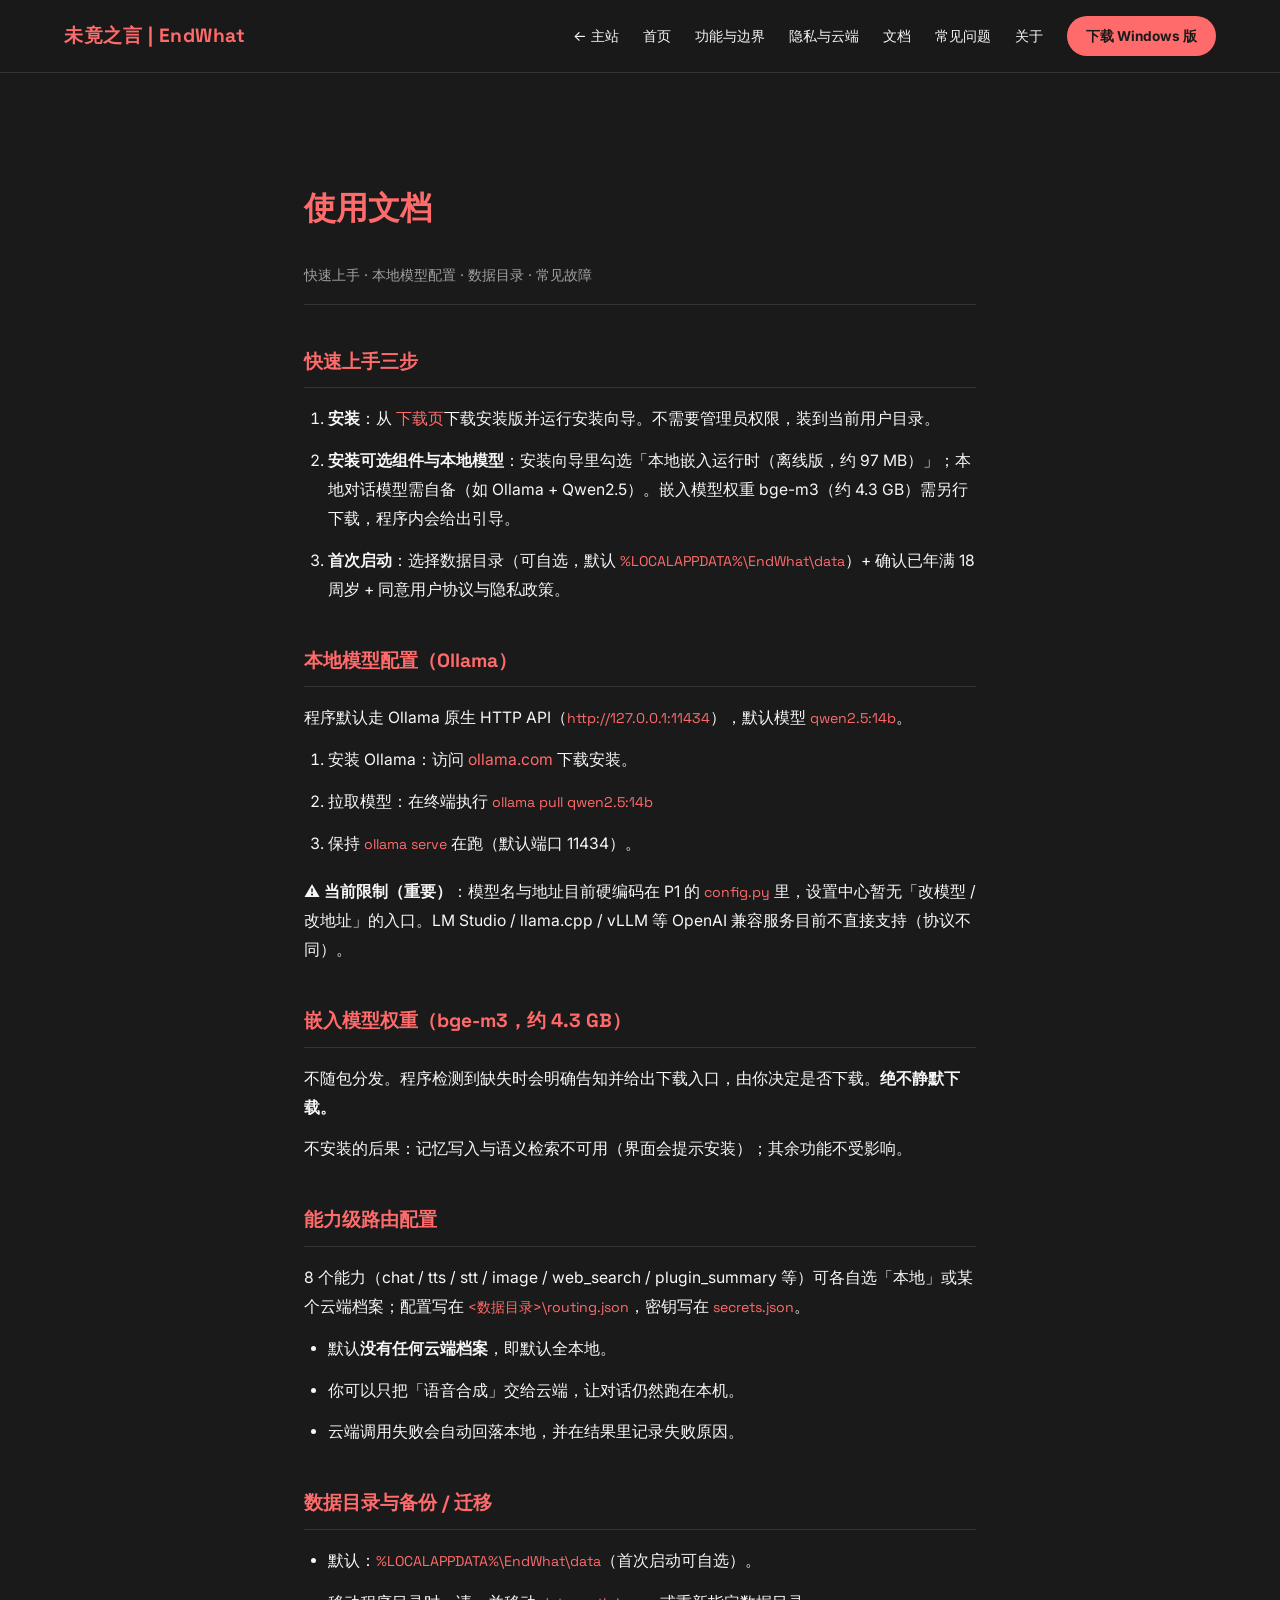
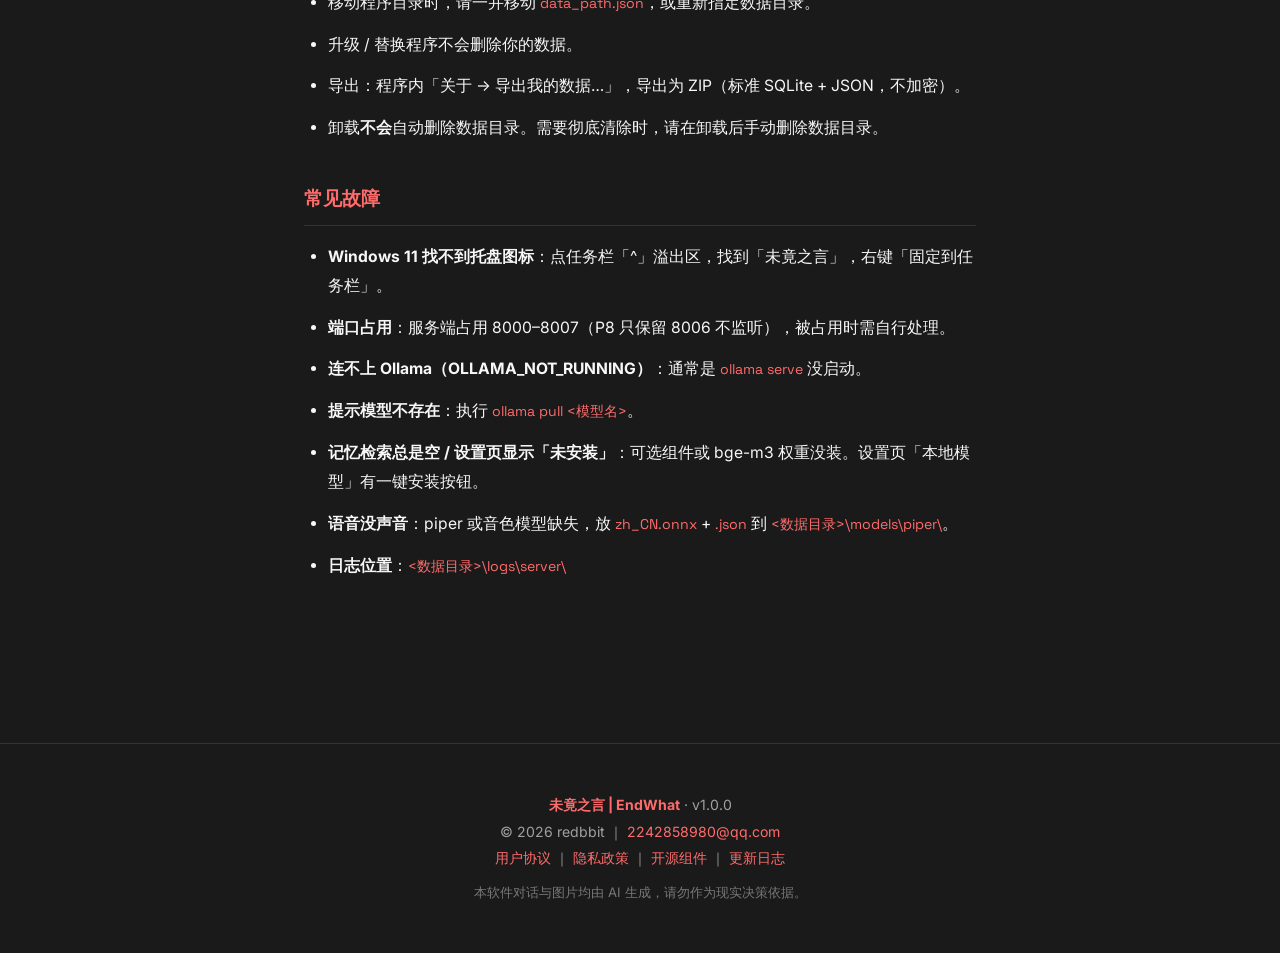
<file: docs.html>
<!DOCTYPE html>
<html lang="zh-CN">
<head>
<meta charset="UTF-8">
<meta name="viewport" content="width=device-width, initial-scale=1.0">
<title>快速上手 · 未竟之言</title>
<meta name="description" content="三步启动、本地模型与可选组件安装、能力级路由配置、数据目录备份与故障排查。">
<link rel="stylesheet" href="style.css">
<link href="https://fonts.googleapis.com/css2?family=Inter:wght@300;400;700&family=Space+Grotesk:wght@400;700&display=swap" rel="stylesheet">
</head>
<body>

<nav class="navbar">
    <a href="https://redbbit.github.io" class="logo" title="返回主站">未竟之言 | EndWhat</a>
    <div class="nav-links">
        <a href="https://redbbit.github.io">← 主站</a>
<a href="index.html">首页</a>
        <a href="features.html">功能与边界</a>
        <a href="privacy.html">隐私与云端</a>
        <a href="docs.html">文档</a>
        <a href="faq.html">常见问题</a>
        <a href="about.html">关于</a>
        <a href="download.html" class="btn-nav">下载 Windows 版</a>
    </div>
</nav>

<section class="section mt-nav section-narrow">
    <h2 class="section-title">使用文档</h2>
    <p class="legal-meta">快速上手 · 本地模型配置 · 数据目录 · 常见故障</p>

    <div class="legal-content">
        <h3>快速上手三步</h3>
        <ol>
            <li><strong>安装</strong>：从 <a href="download.html">下载页</a>下载安装版并运行安装向导。不需要管理员权限，装到当前用户目录。</li>
            <li><strong>安装可选组件与本地模型</strong>：安装向导里勾选「本地嵌入运行时（离线版，约 97 MB）」；本地对话模型需自备（如 Ollama + Qwen2.5）。嵌入模型权重 bge-m3（约 4.3 GB）需另行下载，程序内会给出引导。</li>
            <li><strong>首次启动</strong>：选择数据目录（可自选，默认 <code>%LOCALAPPDATA%\EndWhat\data</code>）+ 确认已年满 18 周岁 + 同意用户协议与隐私政策。</li>
        </ol>

        <h3>本地模型配置（Ollama）</h3>
        <p>程序默认走 Ollama 原生 HTTP API（<code>http://127.0.0.1:11434</code>），默认模型 <code>qwen2.5:14b</code>。</p>
        <ol>
            <li>安装 Ollama：访问 <a href="https://ollama.com" target="_blank" rel="noopener">ollama.com</a> 下载安装。</li>
            <li>拉取模型：在终端执行 <code>ollama pull qwen2.5:14b</code></li>
            <li>保持 <code>ollama serve</code> 在跑（默认端口 11434）。</li>
        </ol>
        <p>⚠️ <strong>当前限制（重要）</strong>：模型名与地址目前硬编码在 P1 的 <code>config.py</code> 里，设置中心暂无「改模型 / 改地址」的入口。LM Studio / llama.cpp / vLLM 等 OpenAI 兼容服务目前不直接支持（协议不同）。</p>

        <h3>嵌入模型权重（bge-m3，约 4.3 GB）</h3>
        <p>不随包分发。程序检测到缺失时会明确告知并给出下载入口，由你决定是否下载。<strong>绝不静默下载。</strong></p>
        <p>不安装的后果：记忆写入与语义检索不可用（界面会提示安装）；其余功能不受影响。</p>

        <h3>能力级路由配置</h3>
        <p>8 个能力（chat / tts / stt / image / web_search / plugin_summary 等）可各自选「本地」或某个云端档案；配置写在 <code>&lt;数据目录&gt;\routing.json</code>，密钥写在 <code>secrets.json</code>。</p>
        <ul>
            <li>默认<strong>没有任何云端档案</strong>，即默认全本地。</li>
            <li>你可以只把「语音合成」交给云端，让对话仍然跑在本机。</li>
            <li>云端调用失败会自动回落本地，并在结果里记录失败原因。</li>
        </ul>

        <h3>数据目录与备份 / 迁移</h3>
        <ul>
            <li>默认：<code>%LOCALAPPDATA%\EndWhat\data</code>（首次启动可自选）。</li>
            <li>移动程序目录时，请一并移动 <code>data_path.json</code>，或重新指定数据目录。</li>
            <li>升级 / 替换程序不会删除你的数据。</li>
            <li>导出：程序内「关于 → 导出我的数据…」，导出为 ZIP（标准 SQLite + JSON，不加密）。</li>
            <li>卸载<strong>不会</strong>自动删除数据目录。需要彻底清除时，请在卸载后手动删除数据目录。</li>
        </ul>

        <h3>常见故障</h3>
        <ul>
            <li><strong>Windows 11 找不到托盘图标</strong>：点任务栏「^」溢出区，找到「未竟之言」，右键「固定到任务栏」。</li>
            <li><strong>端口占用</strong>：服务端占用 8000–8007（P8 只保留 8006 不监听），被占用时需自行处理。</li>
            <li><strong>连不上 Ollama（OLLAMA_NOT_RUNNING）</strong>：通常是 <code>ollama serve</code> 没启动。</li>
            <li><strong>提示模型不存在</strong>：执行 <code>ollama pull &lt;模型名&gt;</code>。</li>
            <li><strong>记忆检索总是空 / 设置页显示「未安装」</strong>：可选组件或 bge-m3 权重没装。设置页「本地模型」有一键安装按钮。</li>
            <li><strong>语音没声音</strong>：piper 或音色模型缺失，放 <code>zh_CN.onnx</code> + <code>.json</code> 到 <code>&lt;数据目录&gt;\models\piper\</code>。</li>
            <li><strong>日志位置</strong>：<code>&lt;数据目录&gt;\logs\server\</code></li>
        </ul>
    </div>
</section>

<footer>
    <p><strong style="color: var(--accent);">未竟之言 | EndWhat</strong> · v1.0.0</p>
    <p>© 2026 redbbit ｜ <a href="mailto:2242858980@qq.com">2242858980@qq.com</a></p>
    <p><a href="terms.html">用户协议</a> ｜ <a href="privacy.html">隐私政策</a> ｜ <a href="about.html">开源组件</a> ｜ <a href="changelog.html">更新日志</a></p>
    <p class="footer-note">本软件对话与图片均由 AI 生成，请勿作为现实决策依据。</p>
</footer>

<script src="script.js"></script>
<!-- FX32-START -->
<style>
/* == FX32-START == 与 每日简报 v3.6 同源的菱形拖尾 + 点击涟漪，注入块请勿手改 == */
/* ===== 鼠标特效（v2.2）=====
   菱形星点轨迹：5-11px 常规菱 + 偶发 13-17px 彗星菱（强辉光），同屏上限 40
   鼠标处不放任何常驻图形
   点击：菱形多层涟漪（见下），无任何圆形 */
/* v3.5：星点不再用 box-shadow 做光晕。
   blur 阴影每帧都要重新模糊，鼠标划快点就是十几颗同时在模糊，2x 屏上直接掉帧；
   改用"提亮底色 + 一圈硬边"，观感接近，成本为零。 */
/* v3.6：光晕仍不用 blur，但颜色回到珊瑚色域。
   v3.5 让 glow/lite/comet 大量混白、comet 直接纯白，小尺寸下看起来就是一块灰白，
   现在改成"主色 → 加一点白 → 浅粉"，全都在红粉轴上，深色底上不会再发灰 */
.trail-star{position:fixed;top:0;left:0;border-radius:0;pointer-events:none;z-index:86;
  background:var(--fx-accent,#ff6b6b);animation:starFade var(--life,.5s) ease-out forwards;
  will-change:transform,opacity}
.trail-star.glow{background:color-mix(in srgb,var(--fx-accent,#ff6b6b) 76%,#fff)}
.trail-star.lite{background:color-mix(in srgb,var(--fx-accent,#ff6b6b) 52%,#fff)}
.trail-star.comet{background:var(--fx-accent-lit,#ffa8a8);
  box-shadow:0 0 0 1.5px color-mix(in srgb,var(--fx-accent,#ff6b6b) 52%,transparent)}
@keyframes starFade{
  from{transform:translate(0,0) rotate(var(--rot,45deg)) scale(0);opacity:0}
  18%{transform:translate(calc(var(--dx)*.16),calc(var(--dy)*.16)) rotate(calc(var(--rot,45deg) + var(--spin,0deg)*.18)) scale(1);opacity:.85}
  60%{opacity:.45}
  to{transform:translate(var(--dx),var(--dy)) rotate(calc(var(--rot,45deg) + var(--spin,0deg))) scale(.12);opacity:0}
}
#top3Slot{perspective:700px}
.top3.appear{transition:transform .2s var(--ease)}

/* ===== 点击涟漪（v3.6 关自旋 + 预计算位移）=====
   结构：中心实心菱（由小到大，撑满后淡出）→ 十字四芒
        → 四道菱框（先大、再依次收到最紧，最后一起外扩）
        → 两波菱形碎片：第一波 0ms（5 颗）、第二波 75ms（3 颗），全部 ≤6px，朝向固定着飞远（v3.6 关掉自旋）
        → 细碎屑火花（同样两波 4 + 3）。
   关键做法：
   1) 菱框恒为 rotate(45deg)，内层 <i> 只做 transform:scale（v3.5 起不再用 width/height 动画，
      那是每帧一次 layout + 描边重绘）；四道框用 --rd 依次延迟 0/.03/.06/.09s，
      先"由里到外依次收紧"，再一起外扩；
   2) 碎片轮廓用【非对称四边形】而不是标准钻石：四个顶点错开（50/0、100/44、48/100、0/56），
      形状本身就是歪的，静止朝向也不会被看成方块；v3.6 起不再自旋，只保留固定的随机朝向 --a0；
   3) 尺寸关键帧：.3 → 1.5（先变大一点）→ 之后单调减小到 0，同时透明度一路降；
   4) 两波靠 --dl（0 / .075s）分开，波内各自再错峰 0~50ms，避免同步排成一圈；
   5) 范围：菱框最大 92px，碎片最远 76px，整团约 80px 半径。 */
.rip{position:fixed;left:0;top:0;width:0;height:0;pointer-events:none;z-index:95;
  contain:layout style}   /* v3.5：把重排/样式计算锁死在这棵子树里，不波及整页 */
/* v3.5：全部动画元素提前声明 will-change，浏览器在点击瞬间就为它们各建一层合成层，
   之后每帧只有 transform/opacity 变化，走合成器，不再逐帧重栅格化 clip-path 轮廓 */
.rip>*{position:absolute;left:0;top:0;border-radius:0;opacity:0;will-change:transform,opacity}

.rip-core{width:16px;height:16px;margin:-8px 0 0 -8px;
  background:color-mix(in srgb,var(--fx-accent,#ff6b6b) 24%,#fff);
  clip-path:polygon(50% 0,100% 50%,50% 100%,0 50%);
  animation:ripCore .32s cubic-bezier(.16,.86,.28,1) both}
@keyframes ripCore{
  0%{transform:scale(.16);opacity:0}
  14%{opacity:1}
  52%{transform:scale(1);opacity:1}
  80%{transform:scale(1.12);opacity:1}   /* 一直保持满不透明，避免中途变成灰块 */
  100%{transform:scale(1.3);opacity:0}}

/* v3.5 大改：菱框不再用 width/height 动画。
   旧做法每帧都改元素尺寸 = 每帧一次 layout + 一次描边重绘，2x 屏上就是肉眼可见的一顿一顿。
   现在外层尺寸固定为最大尺寸 --w1、只负责定位和 45° 旋转，内层 <i> 只做 transform:scale，
   全程走合成器；描边粗细随 scale 天然变化（收到最紧时线最细），比 border-width 动画还省。
   scale 换算：--s0 = w0/w1（起始略大）、--sm = ws/w1（最紧）。 */
.rip-ring{width:var(--w1,44px);height:var(--w1,44px);
  /* opacity 必须在容器上放开：透明度动画已经交给内层 <i>，容器若仍继承 .rip>* 的 0 就整块隐形 */
  opacity:1;
  transform:translate(-50%,-50%) rotate(45deg)}
.rip-ring>i{display:block;box-sizing:border-box;width:100%;height:100%;
  border:var(--bw,1px) solid var(--fx-accent,#ff6b6b);
  transform-origin:50% 50%;
  /* 两段分开动：先各自按 --rd 依次收紧（both），再从 .43s 同时一起往外推
     （forwards —— 若用 both，延迟期会 backwards 填成最紧尺寸，把第一段盖掉） */
  animation:ringPull .34s cubic-bezier(.26,.6,.28,1) var(--rd,0s) both,
            ringPush .3s cubic-bezier(.4,.66,.3,1) .43s forwards}
.rip-ring.r2>i{border-color:color-mix(in srgb,var(--fx-accent,#ff6b6b) 34%,#fff)}
.rip-ring.r3>i{border-style:dashed;border-color:var(--fx-accent,#ff6b6b)}
.rip-ring.r4>i{border-color:color-mix(in srgb,var(--fx-accent,#ff6b6b) 55%,#fff)}
/* 聚焦段：从略大的 s0 收到最紧的 sm，线同步变细 */
@keyframes ringPull{
  0%{transform:scale(var(--s0,1.09));opacity:0}
  6%{opacity:var(--op,.92)}
  100%{transform:scale(var(--sm,.61));opacity:var(--op,.92)}}
/* 放开段：四道框同一时刻起跑，一起扩到 1 倍并淡出 */
@keyframes ringPush{
  0%{transform:scale(var(--sm,.61));opacity:var(--op,.92)}
  100%{transform:scale(1);opacity:0}}
/* 菱形碎片（两波共用同一套关键帧，靠 --dl 与尺寸/距离拉开层次）：
   0% 从中心极小处起爆 → 20% 胀到 1.5 倍 → 之后一路缩着飞远淡出。
   v3.6：自旋彻底关掉（原来每颗 70~140°，用户反馈整段飞散都在掉帧）。
   rotate 只保留一个随机但固定的朝向 --a0，全程不变 —— 旋转量恒定后，
   合成层里的纹理可以直接复用，不必逐帧重新栅格化这个 clip-path 轮廓。
   位移的四段插值点改成预计算变量（--dx1/--dx2/--dx3 与对应 y），
   关键帧里不再有 calc(var(--dx) * .45) 这种每帧重算的表达式。 */
.rip-dia{background:color-mix(in srgb,var(--fx-accent,#ff6b6b) 42%,#fff);
  clip-path:polygon(50% 0,100% 44%,48% 100%,0 56%);   /* 歪菱形：静止朝向也不会看成正方形 */
  animation:ripDia var(--dur,.7s) cubic-bezier(.12,.7,.24,1) var(--dl,0s) both}
@keyframes ripDia{
  0%{transform:translate(0,0) rotate(var(--a0,0deg)) scale(.3);opacity:0}
  5%{opacity:1}
  20%{transform:translate(var(--dx1,0),var(--dy1,0)) rotate(var(--a0,0deg)) scale(1.5)}
  48%{transform:translate(var(--dx2,0),var(--dy2,0)) rotate(var(--a0,0deg)) scale(1.05);opacity:.95}
  76%{transform:translate(var(--dx3,0),var(--dy3,0)) rotate(var(--a0,0deg)) scale(.6);opacity:.7}
  100%{transform:translate(var(--dx),var(--dy)) rotate(var(--a0,0deg)) scale(.02);opacity:0}}

/* 中心四芒闪：点击瞬间的高光点，两根细光条十字交叉 */
.rip-star{width:2px;height:30px;margin:-15px 0 0 -1px;
  background:linear-gradient(to bottom,transparent,color-mix(in srgb,var(--fx-accent,#ff6b6b) 12%,#fff) 42%,
    #fff 50%,color-mix(in srgb,var(--fx-accent,#ff6b6b) 12%,#fff) 58%,transparent);
  animation:ripStar .32s cubic-bezier(.2,.8,.3,1) both}
.rip-star.h{width:30px;height:2px;margin:-1px 0 0 -15px;
  background:linear-gradient(to right,transparent,color-mix(in srgb,var(--fx-accent,#ff6b6b) 12%,#fff) 42%,
    #fff 50%,color-mix(in srgb,var(--fx-accent,#ff6b6b) 12%,#fff) 58%,transparent)}
@keyframes ripStar{
  0%{transform:scale(.15);opacity:0}
  28%{transform:scale(1);opacity:1}
  100%{transform:scale(1.75);opacity:0}}

/* 细碎屑：跟着两波碎片一起走，走得更快、散得更开一点 */
.rip-spark{background:color-mix(in srgb,var(--fx-accent,#ff6b6b) 70%,#fff);
  clip-path:polygon(50% 0,100% 50%,50% 100%,0 50%);
  animation:ripSpark .62s cubic-bezier(.14,.68,.3,1) var(--dl,0s) both}
@keyframes ripSpark{
  0%{transform:translate(0,0) rotate(0deg) scale(.5);opacity:0}
  12%{opacity:.95}
  100%{transform:translate(var(--dx),var(--dy)) rotate(16deg) scale(.12);opacity:0}}

/* 浅色底上珊瑚色线条偏淡：v3.3 起不再给整个 .rip 套 filter
   （对 20 多个节点的子树整体做滤镜，每次点击都要重建离屏缓冲，一按就掉帧），
   改成给各元素底色直接混深色，观感一致但零额外开销 */
html[data-theme="light"] .rip-ring>i{border-color:color-mix(in srgb,var(--fx-accent,#ff6b6b) 84%,#16181d)}
html[data-theme="light"] .rip-star{opacity:.9}
html[data-theme="light"] .rip-core{background:color-mix(in srgb,var(--fx-accent,#ff6b6b) 62%,#fff)}
html[data-theme="light"] .rip-dia{background:color-mix(in srgb,var(--fx-accent,#ff6b6b) 78%,#fff)}
html[data-theme="light"] .rip-spark{background:color-mix(in srgb,var(--fx-accent,#ff6b6b) 80%,#fff)}
</style>
<script>
  /* ================= 鼠标特效（v2.1） =================
     菱形星点轨迹：常规菱 5-11px + 偶发彗星菱 13-17px（强辉光）
     鼠标处不放任何常驻图形（v2.1 移除跟随光点与两颗环绕卫星菱）
     点击涟漪（v3.3）：中心实心菱 → 十字四芒 → 四道菱框 → 两波菱形碎片（0ms / 75ms）→ 细碎屑
     粒子总数从 37 砍到 22（碎片 16→8、碎屑 14→7、星点上限 40→24），并去掉碎片上的 drop-shadow
     性能约定：全程只有一个 document mousemove（passive）；
     prefers-reduced-motion 下整体关闭。 */
(function(){
  'use strict';
  function initFX(){
    var N_MAX_STARS = 24;
    var lastStarX = -99, lastStarY = -99, lastMoveT = 0, streak = 0, starCount = 0;

    /* 单一 mousemove：只做星点散落，热路径不额外挂监听 */
    document.addEventListener('mousemove', function(e){
      var tx = e.clientX, ty = e.clientY;
      var now = performance.now();
      streak = (now - lastMoveT < 180) ? streak + 1 : 0;
      lastMoveT = now;
      var gap = Math.max(4, 10 - streak*.15) * (.55 + Math.random()*.9);
      var mdx = tx - lastStarX, mdy = ty - lastStarY;
      if(mdx*mdx + mdy*mdy > gap*gap && starCount < N_MAX_STARS){
        lastStarX = tx; lastStarY = ty;
        var s = document.createElement('div');
        var roll = Math.random();
        var comet = roll < .08;
        var lite = !comet && roll < .22;
        s.className = 'trail-star' + (comet ? ' comet' : (Math.random() < .3 ? ' glow' : (lite ? ' lite' : '')));
        var sr = comet ? (13 + Math.random()*4) : (5 + Math.random()*6);
        var side = Math.random() < .5 ? -1 : 1;
        var nx = -mdy, ny = mdx;
        var nl = Math.sqrt(nx*nx + ny*ny) || 1;
        var off = 4 + Math.random()*5;
        var r2 = Math.random();
        var life = comet ? (.8 + Math.random()*.5) : (r2 < .62 ? (.24 + Math.random()*.26) : r2 < .9 ? (.55 + Math.random()*.3) : (1 + Math.random()*.35));
        s.style.width = s.style.height = sr.toFixed(1) + 'px';
        s.style.left = (tx - sr/2 + nx/nl*off*side).toFixed(1) + 'px';
        s.style.top = (ty - sr/2 + ny/nl*off*side).toFixed(1) + 'px';
        s.style.setProperty('--life', life.toFixed(2) + 's');
        s.style.setProperty('--rot', [45,135,225,315][Math.floor(Math.random()*4)] + 'deg');
        s.style.setProperty('--spin', (Math.random() < .5 ? -1 : 1) * (60 + Math.random()*360).toFixed(0) + 'deg');
        s.style.setProperty('--dx', (Math.random()*12 - 6).toFixed(1) + 'px');
        s.style.setProperty('--dy', (Math.random()*12 - 6).toFixed(1) + 'px');
        document.body.appendChild(s);
        starCount++;
        s.addEventListener('animationend', function(){ s.remove(); starCount--; });
      }
    }, {passive:true});

    /* 点击涟漪（v3.3）：中心实心菱 + 十字四芒 + 四道聚焦式菱框 + 两波菱形碎片（0ms / 75ms，5 + 3，均 ≤6px）+ 7 细碎屑 */
    document.addEventListener('click', function(e){
      /* 连点时最多同时保留 2 团，超出的先清掉：否则一次狂点会叠出几十层，帧率直线下滑 */
      var live = document.querySelectorAll('.rip');
      if(live.length >= 2){ for(var q = 0; q < live.length - 1; q++){ live[q].remove(); } }
      var r = document.createElement('div');
      r.className = 'rip';
      r.style.left = e.clientX + 'px';
      r.style.top = e.clientY + 'px';
      var i;

      function add(cls, vars){
        var d = document.createElement('div');
        d.className = cls;
        if(vars){ for(var k in vars){ d.style.setProperty(k, vars[k]); } }
        r.appendChild(d);
        return d;
      }
      function rnd(a, b){ return a + Math.random() * (b - a); }

      /* ① 菱形光斑 + 中心四芒闪 */
      add('rip-core');
      add('rip-star');
      add('rip-star h');

      /* ② 四道菱框：由里到外依次收紧（--rd 错峰 0/.04/.08/.12s），再一起往外推
            w0 略大于 w1、ws 收到八成，形成"聚焦 → 放开"的呼吸 */
      /* 四道框：外层尺寸固定为最大尺寸 w1，内层 <i> 只做 scale（s0 = w0/w1 → sm = ws/w1 → 1）
         v3.5 起不再改 width/height，避免每帧重排重绘 */
      function addRing(cls, w1, w0, ws, op, bw, rd){
        var g = add(cls, {
          '--w1': w1 + 'px', '--s0': (w0 / w1).toFixed(3), '--sm': (ws / w1).toFixed(3),
          '--op': op, '--bw': bw + 'px', '--rd': rd
        });
        g.appendChild(document.createElement('i'));
      }
      addRing('rip-ring',    44, 48, 27, '1',   1.8, '0s');
      addRing('rip-ring r2', 60, 66, 37, '.84', 1.2, '.03s');
      addRing('rip-ring r3', 74, 80, 46, '.62', 1,   '.06s');
      addRing('rip-ring r4', 88, 92, 55, '.5',  1,   '.09s');

      /* ③ 两波菱形碎片：第一波 0ms 起爆（5 颗，大而飞得远），第二波 75ms 跟上（3 颗，小而转得多）
            v3.3 把粒子砍半（16 → 8）：角度均分 + 抖动 + 距离带拉开，8 颗已经足够铺满一圈，
            再多只是互相重叠、互相抢电机 */
      for(i = 0; i < 8; i++){
        var w2 = i >= 5;
        var n = w2 ? 3 : 5;
        var idx = w2 ? i - 5 : i;
        var ang = (Math.PI * 2 / n) * idx + (w2 ? Math.PI / n : 0) + rnd(-.34, .34);
        var dist = w2 ? rnd(40, 62) : rnd(52, 76);
        /* 位移的四个插值点预先算好：关键帧里只写 var()，省掉每帧重算 calc */
        var dx = Math.cos(ang) * dist, dy = Math.sin(ang) * dist;
        var d = add('rip-dia', {
          '--dl': ((w2 ? .075 : 0) + rnd(0, w2 ? .045 : .05)).toFixed(3) + 's',
          '--dur': rnd(w2 ? .72 : .66, w2 ? .8 : .74).toFixed(2) + 's',
          '--dx': dx.toFixed(1) + 'px', '--dy': dy.toFixed(1) + 'px',
          '--dx1': (dx * .45).toFixed(1) + 'px', '--dy1': (dy * .45).toFixed(1) + 'px',
          '--dx2': (dx * .8).toFixed(1) + 'px',  '--dy2': (dy * .8).toFixed(1) + 'px',
          '--dx3': (dx * .95).toFixed(1) + 'px', '--dy3': (dy * .95).toFixed(1) + 'px',
          /* 只有固定朝向，没有自旋：朝向在 45°±32° 内抖动。
             以前是全角度随机，转到 0/90/180 附近时这颗四边形看起来就是个方块；
             锁在 45° 附近，每颗都是"斜着的菱形"，朝向仍有变化但不会再方块化 */
          '--a0': (45 + rnd(-32, 32)).toFixed(0) + 'deg'
        });
        var sz = w2 ? rnd(3.4, 4.6) : rnd(4.6, 6);
        d.style.width = d.style.height = sz.toFixed(1) + 'px';
        d.style.margin = (-sz/2).toFixed(1) + 'px 0 0 ' + (-sz/2).toFixed(1) + 'px';
      }

      /* ④ 细碎屑：同样两波（0ms 4 颗 / 75ms 3 颗），走得更快、散得更开 */
      for(i = 0; i < 7; i++){
        var s2 = i >= 4;
        var a2 = Math.random() * Math.PI * 2, d2 = s2 ? rnd(34, 56) : rnd(44, 74);
        var sp = add('rip-spark', {
          '--dl': s2 ? '.075s' : '0s',
          '--dx': (Math.cos(a2) * d2).toFixed(1) + 'px',
          '--dy': (Math.sin(a2) * d2).toFixed(1) + 'px'
        });
        var ss = s2 ? rnd(1.8, 2.6) : rnd(2.2, 3.2);
        sp.style.width = sp.style.height = ss.toFixed(1) + 'px';
        sp.style.margin = (-ss/2).toFixed(1) + 'px 0 0 ' + (-ss/2).toFixed(1) + 'px';
      }

      document.body.appendChild(r);
      setTimeout(function(){ r.remove(); }, 1050);
    });
  }
  var reduced = matchMedia('(prefers-reduced-motion: reduce)').matches;
  if(!reduced){ initFX(); }
})();
</script>
<!-- FX32-END -->
</body>
</html>
</file>
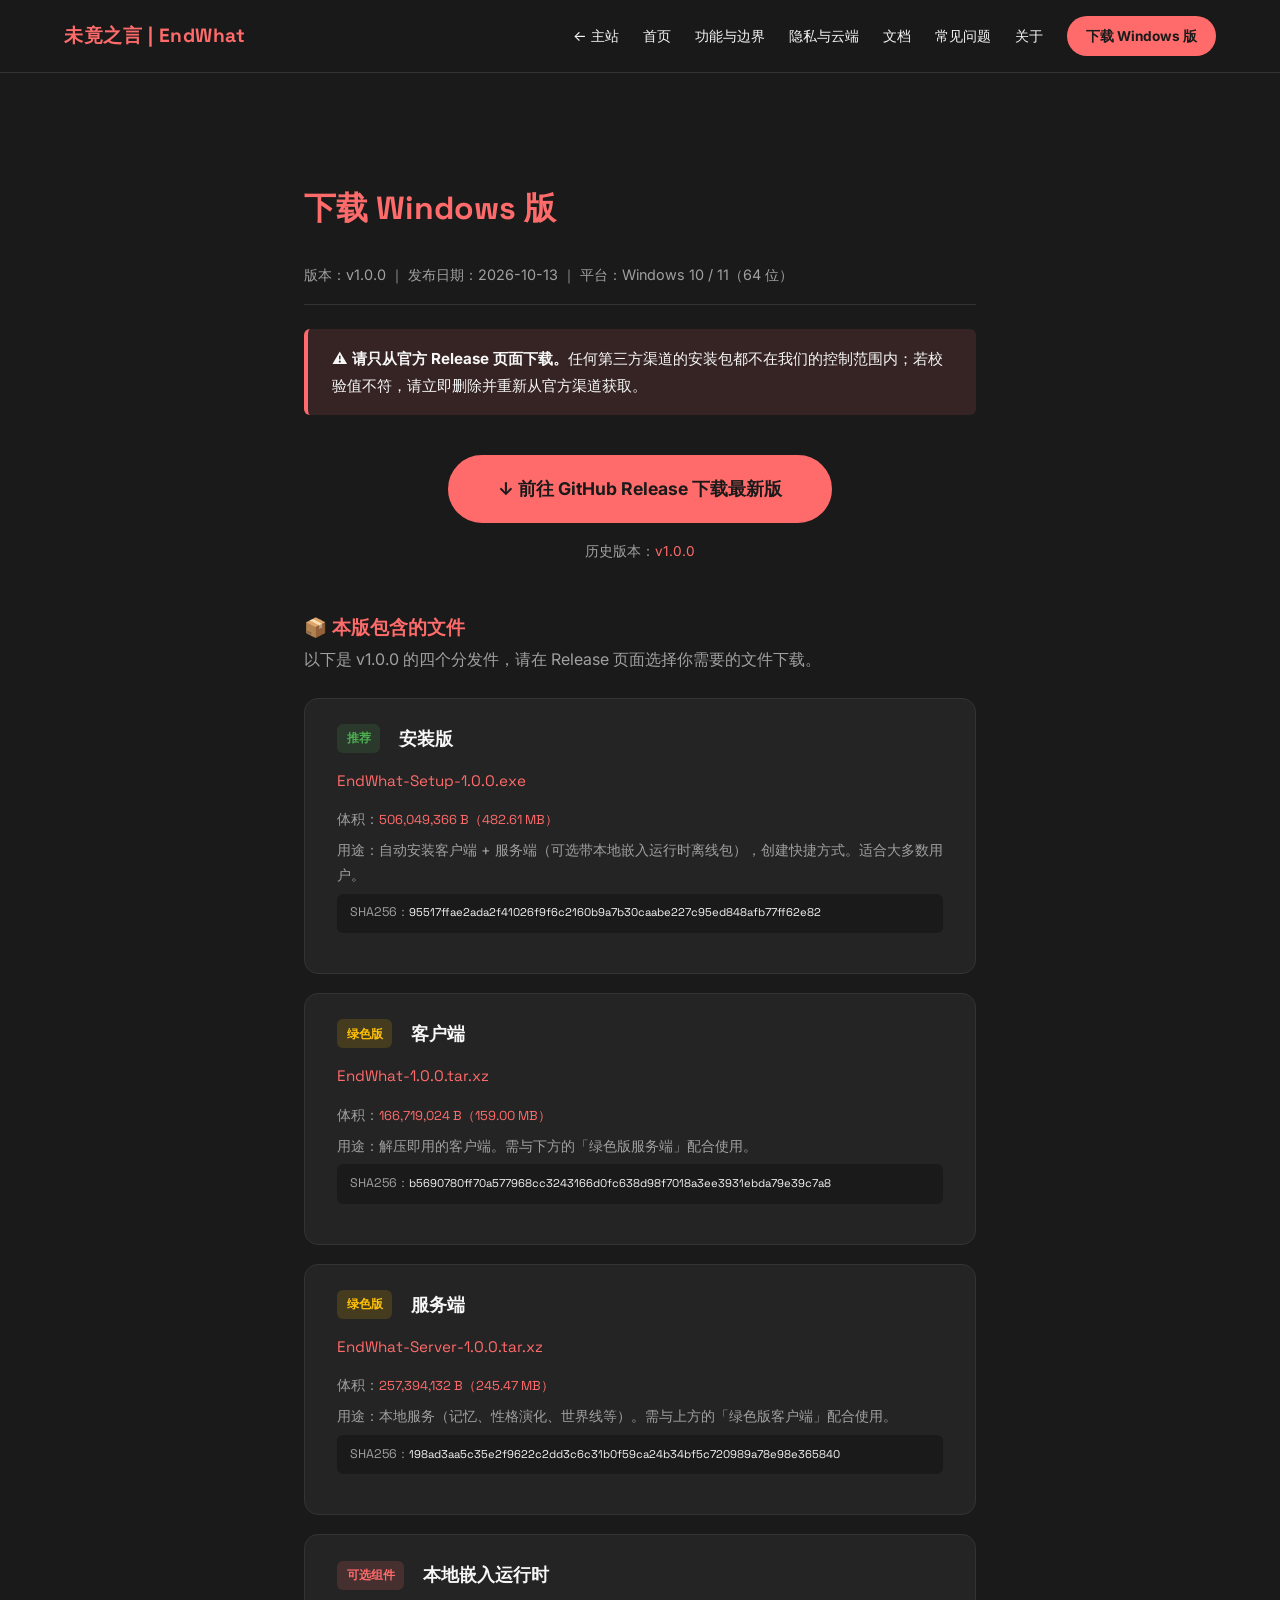
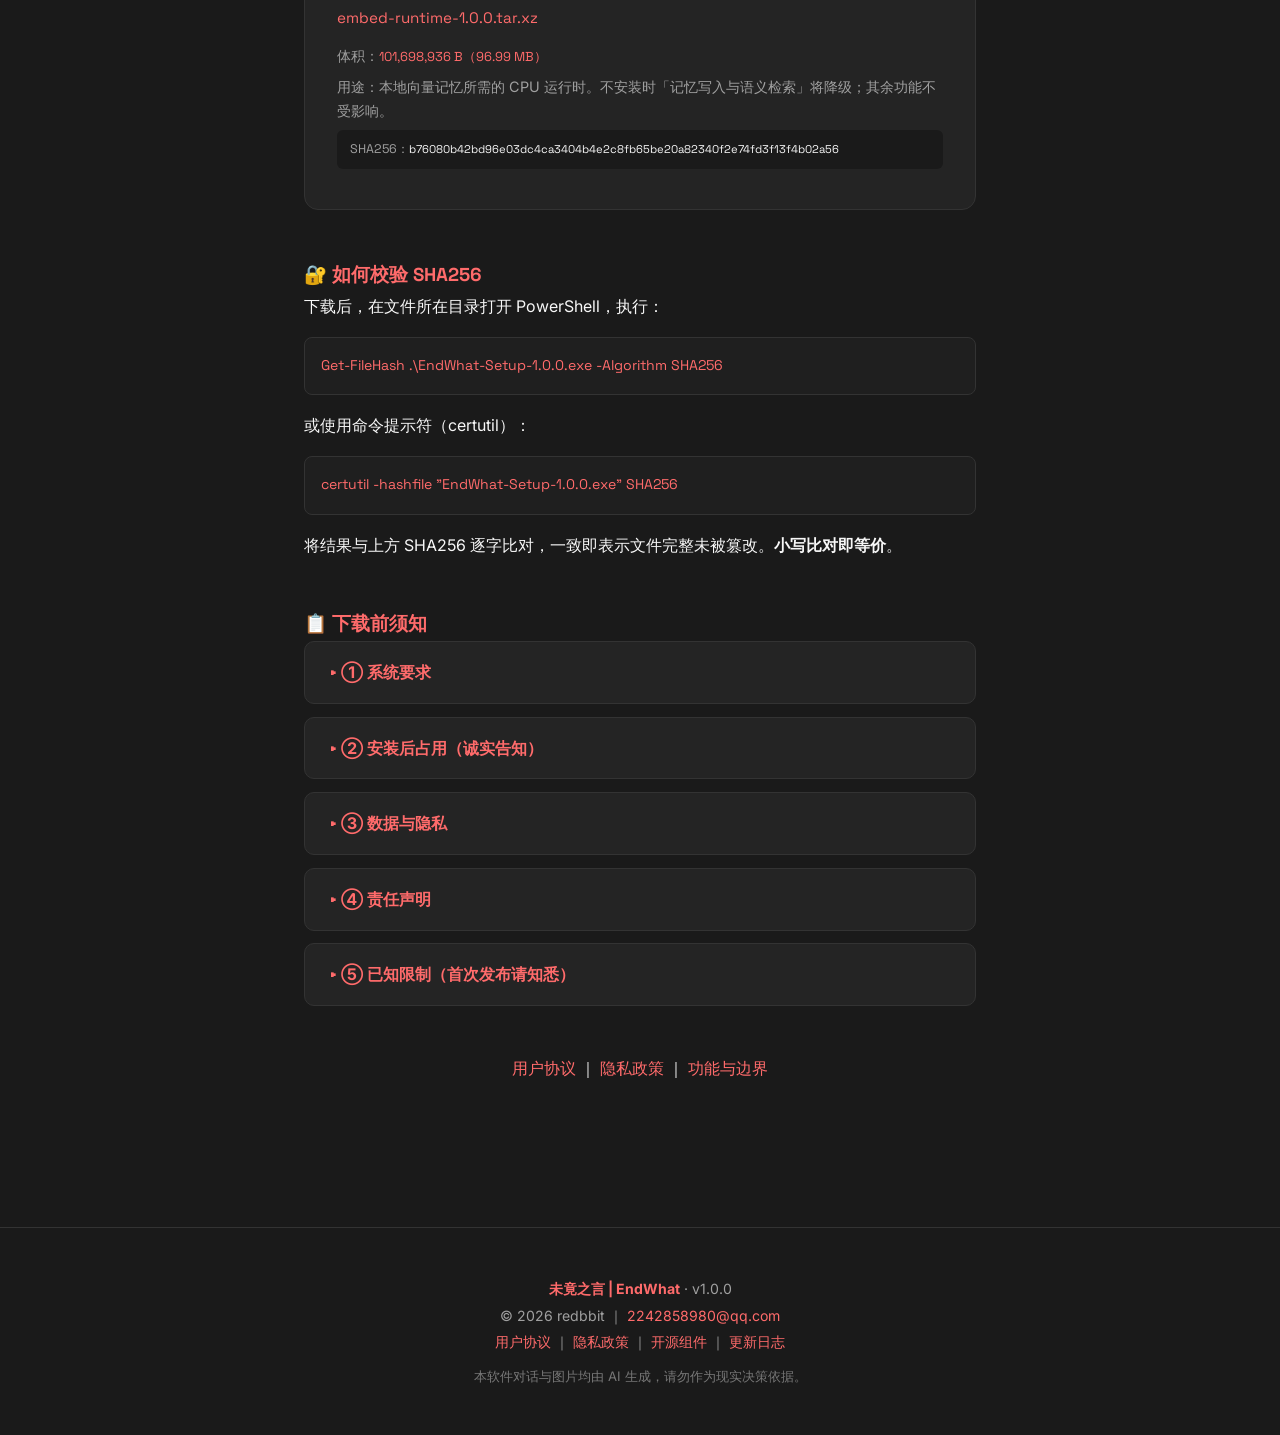
<file: download.html>
<!DOCTYPE html>
<html lang="zh-CN">
<head>
<meta charset="UTF-8">
<meta name="viewport" content="width=device-width, initial-scale=1.0">
<title>下载 Windows 版 · 未竟之言</title>
<meta name="description" content="安装版 482 MB / 绿色版 159 MB + 服务端 245 MB / 可选组件 97 MB，附 SHA256 校验值与下载前须知。">
<link rel="stylesheet" href="style.css">
<link href="https://fonts.googleapis.com/css2?family=Inter:wght@300;400;700&family=Space+Grotesk:wght@400;700&display=swap" rel="stylesheet">
</head>
<body>

<nav class="navbar">
    <a href="https://redbbit.github.io" class="logo" title="返回主站">未竟之言 | EndWhat</a>
    <div class="nav-links">
        <a href="https://redbbit.github.io">← 主站</a>
<a href="index.html">首页</a>
        <a href="features.html">功能与边界</a>
        <a href="privacy.html">隐私与云端</a>
        <a href="docs.html">文档</a>
        <a href="faq.html">常见问题</a>
        <a href="about.html">关于</a>
        <a href="download.html" class="btn-nav">下载 Windows 版</a>
    </div>
</nav>

<section class="section mt-nav section-narrow">
    <h2 class="section-title">下载 Windows 版</h2>
    <p class="legal-meta">版本：v1.0.0 ｜ 发布日期：2026-10-13 ｜ 平台：Windows 10 / 11（64 位）</p>

    <p class="legal-notice">
        ⚠️ <strong>请只从官方 Release 页面下载。</strong>任何第三方渠道的安装包都不在我们的控制范围内；若校验值不符，请立即删除并重新从官方渠道获取。
    </p>

    <div style="text-align: center; margin: 2.5rem 0;">
        <a href="https://github.com/redbbit/EndWhat/releases/latest" class="btn btn-primary" target="_blank" rel="noopener" style="font-size: 1.1rem; padding: 1rem 3rem;">
            ↓ 前往 GitHub Release 下载最新版
        </a>
        <p style="margin-top: 1rem; font-size: 0.85rem; color: var(--text-muted);">
            历史版本：<a href="https://github.com/redbbit/EndWhat/releases/tag/v1.0.0">v1.0.0</a>
        </p>
    </div>

    <h3 style="margin-top: 3rem; color: var(--accent);">📦 本版包含的文件</h3>
    <p style="color: var(--text-muted); margin-bottom: 1.5rem;">以下是 v1.0.0 的四个分发件，请在 Release 页面选择你需要的文件下载。</p>

    <div class="file-card">
        <div class="file-card-header">
            <span class="badge badge-done">推荐</span>
            <strong>安装版</strong>
        </div>
        <p class="file-name">EndWhat-Setup-1.0.0.exe</p>
        <p class="file-meta">体积：<code>506,049,366 B（482.61 MB）</code></p>
        <p class="file-meta">用途：自动安装客户端 + 服务端（可选带本地嵌入运行时离线包），创建快捷方式。适合大多数用户。</p>
        <p class="file-hash">SHA256：<code>95517ffae2ada2f41026f9f6c2160b9a7b30caabe227c95ed848afb77ff62e82</code></p>
    </div>

    <div class="file-card">
        <div class="file-card-header">
            <span class="badge badge-part">绿色版</span>
            <strong>客户端</strong>
        </div>
        <p class="file-name">EndWhat-1.0.0.tar.xz</p>
        <p class="file-meta">体积：<code>166,719,024 B（159.00 MB）</code></p>
        <p class="file-meta">用途：解压即用的客户端。需与下方的「绿色版服务端」配合使用。</p>
        <p class="file-hash">SHA256：<code>b5690780ff70a577968cc3243166d0fc638d98f7018a3ee3931ebda79e39c7a8</code></p>
    </div>

    <div class="file-card">
        <div class="file-card-header">
            <span class="badge badge-part">绿色版</span>
            <strong>服务端</strong>
        </div>
        <p class="file-name">EndWhat-Server-1.0.0.tar.xz</p>
        <p class="file-meta">体积：<code>257,394,132 B（245.47 MB）</code></p>
        <p class="file-meta">用途：本地服务（记忆、性格演化、世界线等）。需与上方的「绿色版客户端」配合使用。</p>
        <p class="file-hash">SHA256：<code>198ad3aa5c35e2f9622c2dd3c6c31b0f59ca24b34bf5c720989a78e98e365840</code></p>
    </div>

    <div class="file-card">
        <div class="file-card-header">
            <span class="badge badge-off">可选组件</span>
            <strong>本地嵌入运行时</strong>
        </div>
        <p class="file-name">embed-runtime-1.0.0.tar.xz</p>
        <p class="file-meta">体积：<code>101,698,936 B（96.99 MB）</code></p>
        <p class="file-meta">用途：本地向量记忆所需的 CPU 运行时。不安装时「记忆写入与语义检索」将降级；其余功能不受影响。</p>
        <p class="file-hash">SHA256：<code>b76080b42bd96e03dc4ca3404b4e2c8fb65be20a82340f2e74fd3f13f4b02a56</code></p>
    </div>

    <h3 style="margin-top: 3rem; color: var(--accent);">🔐 如何校验 SHA256</h3>
    <p>下载后，在文件所在目录打开 PowerShell，执行：</p>
    <pre><code>Get-FileHash .\EndWhat-Setup-1.0.0.exe -Algorithm SHA256</code></pre>
    <p>或使用命令提示符（certutil）：</p>
    <pre><code>certutil -hashfile "EndWhat-Setup-1.0.0.exe" SHA256</code></pre>
    <p>将结果与上方 SHA256 逐字比对，一致即表示文件完整未被篡改。<strong>小写比对即等价</strong>。</p>

    <h3 style="margin-top: 3rem; color: var(--accent);">📋 下载前须知</h3>

    <details>
        <summary>① 系统要求</summary>
        <table class="info-table">
            <tbody>
                <tr><td>操作系统</td><td>Windows 10 / 11（64 位）。当前不提供 macOS / Linux 版。</td></tr>
                <tr><td>磁盘空间</td><td>建议预留 20 GB 以上（客户端 + 服务端 + 可选组件 + 本地模型）</td></tr>
                <tr><td>内存</td><td>最低 8 GB；建议 16 GB 及以上（服务端 7 个服务稳态合计约 5.4 GB）</td></tr>
                <tr><td>显卡</td><td>可选，CPU 即可运行；有 GPU 会更快</td></tr>
                <tr><td>本地对话模型</td><td>需自备（例如 Ollama + Qwen2.5 系列），不随包分发</td></tr>
                <tr><td>网络</td><td>安装与基础对话不需要联网；仅在你主动下载组件/模型、启用云端 API、使用联网搜索时才会出网</td></tr>
                <tr><td>权限</td><td>不需要管理员权限；安装到当前用户目录</td></tr>
            </tbody>
        </table>
    </details>

    <details>
        <summary>② 安装后占用（诚实告知）</summary>
        <table class="info-table">
            <tbody>
                <tr><td>客户端解压后</td><td>约 604 MB</td></tr>
                <tr><td>服务端解压后</td><td>约 925 MB</td></tr>
                <tr><td>可选组件解压后</td><td>约 520 MB</td></tr>
                <tr><td>嵌入模型权重</td><td>约 4.3 GB（另需按引导下载）</td></tr>
                <tr><td>本地对话模型</td><td>另需数 GB（取决于你选择的模型）</td></tr>
            </tbody>
        </table>
        <p>⚠️ <strong>安装包体积 ≠ 安装后占用</strong>：安装包是压缩分发件，安装到磁盘后所有文件解压，总占用会显著增大。</p>
    </details>

    <details>
        <summary>③ 数据与隐私</summary>
        <ul>
            <li>数据默认保存于你选定的本地目录（默认 <code>%LOCALAPPDATA%\EndWhat\data</code>）；卸载程序<strong>不会</strong>自动删除数据目录。</li>
            <li>不主动收集任何用户数据；不接入统计、埋点、广告 SDK。</li>
            <li>隐私财产以 <strong>AES-256-GCM</strong> 加密存储，密钥保存在本机 <code>.key</code> 文件（权限 600）。</li>
            <li>支持<strong>全本地离线</strong>，也支持<strong>逐能力启用云端 API</strong>。</li>
            <li>一旦启用云端 API，该能力当次所需数据将发送给你选定的第三方服务商，其数据处理方式由其隐私政策约束，我们无法控制。</li>
        </ul>
    </details>

    <details>
        <summary>④ 责任声明</summary>
        <ul>
            <li>本软件按"现状"提供，不提供明示或默示担保。免费分发版本不承担赔偿责任。</li>
            <li>AI 生成内容仅供陪伴娱乐，<strong>不得作为现实决策依据</strong>。</li>
            <li>本软件不是医疗、心理、法律或金融建议工具。出现持续情绪困扰，请寻求专业帮助或拨打心理援助热线 <strong>12356</strong>。</li>
            <li>不面向未成年人（需年满 18 周岁确认）。长期使用可能产生情感依赖，请注意使用时长。</li>
            <li>你对自己配置的云端 API、安装的第三方插件与数据备份负责。</li>
            <li>包含开源组件（如 PyQt6 GPL v3 双许可、Qt LGPL v3 等），再分发请遵守相应许可证义务。</li>
        </ul>
    </details>

    <details>
        <summary>⑤ 已知限制（首次发布请知悉）</summary>
        <ul>
            <li><strong>Windows 11 托盘图标</strong>：系统默认把新出现的托盘图标收进任务栏「^」溢出区。若关闭主窗口后"找不到程序"，请点「^」找到"未竟之言"图标并右键"固定到任务栏"。</li>
            <li><strong>美术资源</strong>：当前版本部分角色立绘仍为占位图；Live2D 需你自备模型文件，缺模型时自动降级为静态立绘。</li>
            <li><strong>插件市场</strong>：初始为空，需要你自行安装插件包。</li>
            <li><strong>本地模型与硬件</strong>：本地模型的可用性与速度取决于你的内存/显存；配置不足时功能会受限，程序会给出提示。</li>
        </ul>
    </details>

    <p style="text-align: center; margin-top: 3rem;">
        <a href="terms.html">用户协议</a> ｜ 
        <a href="privacy.html">隐私政策</a> ｜ 
        <a href="features.html">功能与边界</a>
    </p>
</section>

<footer>
    <p><strong style="color: var(--accent);">未竟之言 | EndWhat</strong> · v1.0.0</p>
    <p>© 2026 redbbit ｜ <a href="mailto:2242858980@qq.com">2242858980@qq.com</a></p>
    <p><a href="terms.html">用户协议</a> ｜ <a href="privacy.html">隐私政策</a> ｜ <a href="about.html">开源组件</a> ｜ <a href="changelog.html">更新日志</a></p>
    <p class="footer-note">本软件对话与图片均由 AI 生成，请勿作为现实决策依据。</p>
</footer>

<script src="script.js"></script>
<!-- FX32-START -->
<style>
/* == FX32-START == 与 每日简报 v3.6 同源的菱形拖尾 + 点击涟漪，注入块请勿手改 == */
/* ===== 鼠标特效（v2.2）=====
   菱形星点轨迹：5-11px 常规菱 + 偶发 13-17px 彗星菱（强辉光），同屏上限 40
   鼠标处不放任何常驻图形
   点击：菱形多层涟漪（见下），无任何圆形 */
/* v3.5：星点不再用 box-shadow 做光晕。
   blur 阴影每帧都要重新模糊，鼠标划快点就是十几颗同时在模糊，2x 屏上直接掉帧；
   改用"提亮底色 + 一圈硬边"，观感接近，成本为零。 */
/* v3.6：光晕仍不用 blur，但颜色回到珊瑚色域。
   v3.5 让 glow/lite/comet 大量混白、comet 直接纯白，小尺寸下看起来就是一块灰白，
   现在改成"主色 → 加一点白 → 浅粉"，全都在红粉轴上，深色底上不会再发灰 */
.trail-star{position:fixed;top:0;left:0;border-radius:0;pointer-events:none;z-index:86;
  background:var(--fx-accent,#ff6b6b);animation:starFade var(--life,.5s) ease-out forwards;
  will-change:transform,opacity}
.trail-star.glow{background:color-mix(in srgb,var(--fx-accent,#ff6b6b) 76%,#fff)}
.trail-star.lite{background:color-mix(in srgb,var(--fx-accent,#ff6b6b) 52%,#fff)}
.trail-star.comet{background:var(--fx-accent-lit,#ffa8a8);
  box-shadow:0 0 0 1.5px color-mix(in srgb,var(--fx-accent,#ff6b6b) 52%,transparent)}
@keyframes starFade{
  from{transform:translate(0,0) rotate(var(--rot,45deg)) scale(0);opacity:0}
  18%{transform:translate(calc(var(--dx)*.16),calc(var(--dy)*.16)) rotate(calc(var(--rot,45deg) + var(--spin,0deg)*.18)) scale(1);opacity:.85}
  60%{opacity:.45}
  to{transform:translate(var(--dx),var(--dy)) rotate(calc(var(--rot,45deg) + var(--spin,0deg))) scale(.12);opacity:0}
}
#top3Slot{perspective:700px}
.top3.appear{transition:transform .2s var(--ease)}

/* ===== 点击涟漪（v3.6 关自旋 + 预计算位移）=====
   结构：中心实心菱（由小到大，撑满后淡出）→ 十字四芒
        → 四道菱框（先大、再依次收到最紧，最后一起外扩）
        → 两波菱形碎片：第一波 0ms（5 颗）、第二波 75ms（3 颗），全部 ≤6px，朝向固定着飞远（v3.6 关掉自旋）
        → 细碎屑火花（同样两波 4 + 3）。
   关键做法：
   1) 菱框恒为 rotate(45deg)，内层 <i> 只做 transform:scale（v3.5 起不再用 width/height 动画，
      那是每帧一次 layout + 描边重绘）；四道框用 --rd 依次延迟 0/.03/.06/.09s，
      先"由里到外依次收紧"，再一起外扩；
   2) 碎片轮廓用【非对称四边形】而不是标准钻石：四个顶点错开（50/0、100/44、48/100、0/56），
      形状本身就是歪的，静止朝向也不会被看成方块；v3.6 起不再自旋，只保留固定的随机朝向 --a0；
   3) 尺寸关键帧：.3 → 1.5（先变大一点）→ 之后单调减小到 0，同时透明度一路降；
   4) 两波靠 --dl（0 / .075s）分开，波内各自再错峰 0~50ms，避免同步排成一圈；
   5) 范围：菱框最大 92px，碎片最远 76px，整团约 80px 半径。 */
.rip{position:fixed;left:0;top:0;width:0;height:0;pointer-events:none;z-index:95;
  contain:layout style}   /* v3.5：把重排/样式计算锁死在这棵子树里，不波及整页 */
/* v3.5：全部动画元素提前声明 will-change，浏览器在点击瞬间就为它们各建一层合成层，
   之后每帧只有 transform/opacity 变化，走合成器，不再逐帧重栅格化 clip-path 轮廓 */
.rip>*{position:absolute;left:0;top:0;border-radius:0;opacity:0;will-change:transform,opacity}

.rip-core{width:16px;height:16px;margin:-8px 0 0 -8px;
  background:color-mix(in srgb,var(--fx-accent,#ff6b6b) 24%,#fff);
  clip-path:polygon(50% 0,100% 50%,50% 100%,0 50%);
  animation:ripCore .32s cubic-bezier(.16,.86,.28,1) both}
@keyframes ripCore{
  0%{transform:scale(.16);opacity:0}
  14%{opacity:1}
  52%{transform:scale(1);opacity:1}
  80%{transform:scale(1.12);opacity:1}   /* 一直保持满不透明，避免中途变成灰块 */
  100%{transform:scale(1.3);opacity:0}}

/* v3.5 大改：菱框不再用 width/height 动画。
   旧做法每帧都改元素尺寸 = 每帧一次 layout + 一次描边重绘，2x 屏上就是肉眼可见的一顿一顿。
   现在外层尺寸固定为最大尺寸 --w1、只负责定位和 45° 旋转，内层 <i> 只做 transform:scale，
   全程走合成器；描边粗细随 scale 天然变化（收到最紧时线最细），比 border-width 动画还省。
   scale 换算：--s0 = w0/w1（起始略大）、--sm = ws/w1（最紧）。 */
.rip-ring{width:var(--w1,44px);height:var(--w1,44px);
  /* opacity 必须在容器上放开：透明度动画已经交给内层 <i>，容器若仍继承 .rip>* 的 0 就整块隐形 */
  opacity:1;
  transform:translate(-50%,-50%) rotate(45deg)}
.rip-ring>i{display:block;box-sizing:border-box;width:100%;height:100%;
  border:var(--bw,1px) solid var(--fx-accent,#ff6b6b);
  transform-origin:50% 50%;
  /* 两段分开动：先各自按 --rd 依次收紧（both），再从 .43s 同时一起往外推
     （forwards —— 若用 both，延迟期会 backwards 填成最紧尺寸，把第一段盖掉） */
  animation:ringPull .34s cubic-bezier(.26,.6,.28,1) var(--rd,0s) both,
            ringPush .3s cubic-bezier(.4,.66,.3,1) .43s forwards}
.rip-ring.r2>i{border-color:color-mix(in srgb,var(--fx-accent,#ff6b6b) 34%,#fff)}
.rip-ring.r3>i{border-style:dashed;border-color:var(--fx-accent,#ff6b6b)}
.rip-ring.r4>i{border-color:color-mix(in srgb,var(--fx-accent,#ff6b6b) 55%,#fff)}
/* 聚焦段：从略大的 s0 收到最紧的 sm，线同步变细 */
@keyframes ringPull{
  0%{transform:scale(var(--s0,1.09));opacity:0}
  6%{opacity:var(--op,.92)}
  100%{transform:scale(var(--sm,.61));opacity:var(--op,.92)}}
/* 放开段：四道框同一时刻起跑，一起扩到 1 倍并淡出 */
@keyframes ringPush{
  0%{transform:scale(var(--sm,.61));opacity:var(--op,.92)}
  100%{transform:scale(1);opacity:0}}
/* 菱形碎片（两波共用同一套关键帧，靠 --dl 与尺寸/距离拉开层次）：
   0% 从中心极小处起爆 → 20% 胀到 1.5 倍 → 之后一路缩着飞远淡出。
   v3.6：自旋彻底关掉（原来每颗 70~140°，用户反馈整段飞散都在掉帧）。
   rotate 只保留一个随机但固定的朝向 --a0，全程不变 —— 旋转量恒定后，
   合成层里的纹理可以直接复用，不必逐帧重新栅格化这个 clip-path 轮廓。
   位移的四段插值点改成预计算变量（--dx1/--dx2/--dx3 与对应 y），
   关键帧里不再有 calc(var(--dx) * .45) 这种每帧重算的表达式。 */
.rip-dia{background:color-mix(in srgb,var(--fx-accent,#ff6b6b) 42%,#fff);
  clip-path:polygon(50% 0,100% 44%,48% 100%,0 56%);   /* 歪菱形：静止朝向也不会看成正方形 */
  animation:ripDia var(--dur,.7s) cubic-bezier(.12,.7,.24,1) var(--dl,0s) both}
@keyframes ripDia{
  0%{transform:translate(0,0) rotate(var(--a0,0deg)) scale(.3);opacity:0}
  5%{opacity:1}
  20%{transform:translate(var(--dx1,0),var(--dy1,0)) rotate(var(--a0,0deg)) scale(1.5)}
  48%{transform:translate(var(--dx2,0),var(--dy2,0)) rotate(var(--a0,0deg)) scale(1.05);opacity:.95}
  76%{transform:translate(var(--dx3,0),var(--dy3,0)) rotate(var(--a0,0deg)) scale(.6);opacity:.7}
  100%{transform:translate(var(--dx),var(--dy)) rotate(var(--a0,0deg)) scale(.02);opacity:0}}

/* 中心四芒闪：点击瞬间的高光点，两根细光条十字交叉 */
.rip-star{width:2px;height:30px;margin:-15px 0 0 -1px;
  background:linear-gradient(to bottom,transparent,color-mix(in srgb,var(--fx-accent,#ff6b6b) 12%,#fff) 42%,
    #fff 50%,color-mix(in srgb,var(--fx-accent,#ff6b6b) 12%,#fff) 58%,transparent);
  animation:ripStar .32s cubic-bezier(.2,.8,.3,1) both}
.rip-star.h{width:30px;height:2px;margin:-1px 0 0 -15px;
  background:linear-gradient(to right,transparent,color-mix(in srgb,var(--fx-accent,#ff6b6b) 12%,#fff) 42%,
    #fff 50%,color-mix(in srgb,var(--fx-accent,#ff6b6b) 12%,#fff) 58%,transparent)}
@keyframes ripStar{
  0%{transform:scale(.15);opacity:0}
  28%{transform:scale(1);opacity:1}
  100%{transform:scale(1.75);opacity:0}}

/* 细碎屑：跟着两波碎片一起走，走得更快、散得更开一点 */
.rip-spark{background:color-mix(in srgb,var(--fx-accent,#ff6b6b) 70%,#fff);
  clip-path:polygon(50% 0,100% 50%,50% 100%,0 50%);
  animation:ripSpark .62s cubic-bezier(.14,.68,.3,1) var(--dl,0s) both}
@keyframes ripSpark{
  0%{transform:translate(0,0) rotate(0deg) scale(.5);opacity:0}
  12%{opacity:.95}
  100%{transform:translate(var(--dx),var(--dy)) rotate(16deg) scale(.12);opacity:0}}

/* 浅色底上珊瑚色线条偏淡：v3.3 起不再给整个 .rip 套 filter
   （对 20 多个节点的子树整体做滤镜，每次点击都要重建离屏缓冲，一按就掉帧），
   改成给各元素底色直接混深色，观感一致但零额外开销 */
html[data-theme="light"] .rip-ring>i{border-color:color-mix(in srgb,var(--fx-accent,#ff6b6b) 84%,#16181d)}
html[data-theme="light"] .rip-star{opacity:.9}
html[data-theme="light"] .rip-core{background:color-mix(in srgb,var(--fx-accent,#ff6b6b) 62%,#fff)}
html[data-theme="light"] .rip-dia{background:color-mix(in srgb,var(--fx-accent,#ff6b6b) 78%,#fff)}
html[data-theme="light"] .rip-spark{background:color-mix(in srgb,var(--fx-accent,#ff6b6b) 80%,#fff)}
</style>
<script>
  /* ================= 鼠标特效（v2.1） =================
     菱形星点轨迹：常规菱 5-11px + 偶发彗星菱 13-17px（强辉光）
     鼠标处不放任何常驻图形（v2.1 移除跟随光点与两颗环绕卫星菱）
     点击涟漪（v3.3）：中心实心菱 → 十字四芒 → 四道菱框 → 两波菱形碎片（0ms / 75ms）→ 细碎屑
     粒子总数从 37 砍到 22（碎片 16→8、碎屑 14→7、星点上限 40→24），并去掉碎片上的 drop-shadow
     性能约定：全程只有一个 document mousemove（passive）；
     prefers-reduced-motion 下整体关闭。 */
(function(){
  'use strict';
  function initFX(){
    var N_MAX_STARS = 24;
    var lastStarX = -99, lastStarY = -99, lastMoveT = 0, streak = 0, starCount = 0;

    /* 单一 mousemove：只做星点散落，热路径不额外挂监听 */
    document.addEventListener('mousemove', function(e){
      var tx = e.clientX, ty = e.clientY;
      var now = performance.now();
      streak = (now - lastMoveT < 180) ? streak + 1 : 0;
      lastMoveT = now;
      var gap = Math.max(4, 10 - streak*.15) * (.55 + Math.random()*.9);
      var mdx = tx - lastStarX, mdy = ty - lastStarY;
      if(mdx*mdx + mdy*mdy > gap*gap && starCount < N_MAX_STARS){
        lastStarX = tx; lastStarY = ty;
        var s = document.createElement('div');
        var roll = Math.random();
        var comet = roll < .08;
        var lite = !comet && roll < .22;
        s.className = 'trail-star' + (comet ? ' comet' : (Math.random() < .3 ? ' glow' : (lite ? ' lite' : '')));
        var sr = comet ? (13 + Math.random()*4) : (5 + Math.random()*6);
        var side = Math.random() < .5 ? -1 : 1;
        var nx = -mdy, ny = mdx;
        var nl = Math.sqrt(nx*nx + ny*ny) || 1;
        var off = 4 + Math.random()*5;
        var r2 = Math.random();
        var life = comet ? (.8 + Math.random()*.5) : (r2 < .62 ? (.24 + Math.random()*.26) : r2 < .9 ? (.55 + Math.random()*.3) : (1 + Math.random()*.35));
        s.style.width = s.style.height = sr.toFixed(1) + 'px';
        s.style.left = (tx - sr/2 + nx/nl*off*side).toFixed(1) + 'px';
        s.style.top = (ty - sr/2 + ny/nl*off*side).toFixed(1) + 'px';
        s.style.setProperty('--life', life.toFixed(2) + 's');
        s.style.setProperty('--rot', [45,135,225,315][Math.floor(Math.random()*4)] + 'deg');
        s.style.setProperty('--spin', (Math.random() < .5 ? -1 : 1) * (60 + Math.random()*360).toFixed(0) + 'deg');
        s.style.setProperty('--dx', (Math.random()*12 - 6).toFixed(1) + 'px');
        s.style.setProperty('--dy', (Math.random()*12 - 6).toFixed(1) + 'px');
        document.body.appendChild(s);
        starCount++;
        s.addEventListener('animationend', function(){ s.remove(); starCount--; });
      }
    }, {passive:true});

    /* 点击涟漪（v3.3）：中心实心菱 + 十字四芒 + 四道聚焦式菱框 + 两波菱形碎片（0ms / 75ms，5 + 3，均 ≤6px）+ 7 细碎屑 */
    document.addEventListener('click', function(e){
      /* 连点时最多同时保留 2 团，超出的先清掉：否则一次狂点会叠出几十层，帧率直线下滑 */
      var live = document.querySelectorAll('.rip');
      if(live.length >= 2){ for(var q = 0; q < live.length - 1; q++){ live[q].remove(); } }
      var r = document.createElement('div');
      r.className = 'rip';
      r.style.left = e.clientX + 'px';
      r.style.top = e.clientY + 'px';
      var i;

      function add(cls, vars){
        var d = document.createElement('div');
        d.className = cls;
        if(vars){ for(var k in vars){ d.style.setProperty(k, vars[k]); } }
        r.appendChild(d);
        return d;
      }
      function rnd(a, b){ return a + Math.random() * (b - a); }

      /* ① 菱形光斑 + 中心四芒闪 */
      add('rip-core');
      add('rip-star');
      add('rip-star h');

      /* ② 四道菱框：由里到外依次收紧（--rd 错峰 0/.04/.08/.12s），再一起往外推
            w0 略大于 w1、ws 收到八成，形成"聚焦 → 放开"的呼吸 */
      /* 四道框：外层尺寸固定为最大尺寸 w1，内层 <i> 只做 scale（s0 = w0/w1 → sm = ws/w1 → 1）
         v3.5 起不再改 width/height，避免每帧重排重绘 */
      function addRing(cls, w1, w0, ws, op, bw, rd){
        var g = add(cls, {
          '--w1': w1 + 'px', '--s0': (w0 / w1).toFixed(3), '--sm': (ws / w1).toFixed(3),
          '--op': op, '--bw': bw + 'px', '--rd': rd
        });
        g.appendChild(document.createElement('i'));
      }
      addRing('rip-ring',    44, 48, 27, '1',   1.8, '0s');
      addRing('rip-ring r2', 60, 66, 37, '.84', 1.2, '.03s');
      addRing('rip-ring r3', 74, 80, 46, '.62', 1,   '.06s');
      addRing('rip-ring r4', 88, 92, 55, '.5',  1,   '.09s');

      /* ③ 两波菱形碎片：第一波 0ms 起爆（5 颗，大而飞得远），第二波 75ms 跟上（3 颗，小而转得多）
            v3.3 把粒子砍半（16 → 8）：角度均分 + 抖动 + 距离带拉开，8 颗已经足够铺满一圈，
            再多只是互相重叠、互相抢电机 */
      for(i = 0; i < 8; i++){
        var w2 = i >= 5;
        var n = w2 ? 3 : 5;
        var idx = w2 ? i - 5 : i;
        var ang = (Math.PI * 2 / n) * idx + (w2 ? Math.PI / n : 0) + rnd(-.34, .34);
        var dist = w2 ? rnd(40, 62) : rnd(52, 76);
        /* 位移的四个插值点预先算好：关键帧里只写 var()，省掉每帧重算 calc */
        var dx = Math.cos(ang) * dist, dy = Math.sin(ang) * dist;
        var d = add('rip-dia', {
          '--dl': ((w2 ? .075 : 0) + rnd(0, w2 ? .045 : .05)).toFixed(3) + 's',
          '--dur': rnd(w2 ? .72 : .66, w2 ? .8 : .74).toFixed(2) + 's',
          '--dx': dx.toFixed(1) + 'px', '--dy': dy.toFixed(1) + 'px',
          '--dx1': (dx * .45).toFixed(1) + 'px', '--dy1': (dy * .45).toFixed(1) + 'px',
          '--dx2': (dx * .8).toFixed(1) + 'px',  '--dy2': (dy * .8).toFixed(1) + 'px',
          '--dx3': (dx * .95).toFixed(1) + 'px', '--dy3': (dy * .95).toFixed(1) + 'px',
          /* 只有固定朝向，没有自旋：朝向在 45°±32° 内抖动。
             以前是全角度随机，转到 0/90/180 附近时这颗四边形看起来就是个方块；
             锁在 45° 附近，每颗都是"斜着的菱形"，朝向仍有变化但不会再方块化 */
          '--a0': (45 + rnd(-32, 32)).toFixed(0) + 'deg'
        });
        var sz = w2 ? rnd(3.4, 4.6) : rnd(4.6, 6);
        d.style.width = d.style.height = sz.toFixed(1) + 'px';
        d.style.margin = (-sz/2).toFixed(1) + 'px 0 0 ' + (-sz/2).toFixed(1) + 'px';
      }

      /* ④ 细碎屑：同样两波（0ms 4 颗 / 75ms 3 颗），走得更快、散得更开 */
      for(i = 0; i < 7; i++){
        var s2 = i >= 4;
        var a2 = Math.random() * Math.PI * 2, d2 = s2 ? rnd(34, 56) : rnd(44, 74);
        var sp = add('rip-spark', {
          '--dl': s2 ? '.075s' : '0s',
          '--dx': (Math.cos(a2) * d2).toFixed(1) + 'px',
          '--dy': (Math.sin(a2) * d2).toFixed(1) + 'px'
        });
        var ss = s2 ? rnd(1.8, 2.6) : rnd(2.2, 3.2);
        sp.style.width = sp.style.height = ss.toFixed(1) + 'px';
        sp.style.margin = (-ss/2).toFixed(1) + 'px 0 0 ' + (-ss/2).toFixed(1) + 'px';
      }

      document.body.appendChild(r);
      setTimeout(function(){ r.remove(); }, 1050);
    });
  }
  var reduced = matchMedia('(prefers-reduced-motion: reduce)').matches;
  if(!reduced){ initFX(); }
})();
</script>
<!-- FX32-END -->
</body>
</html>
</file>
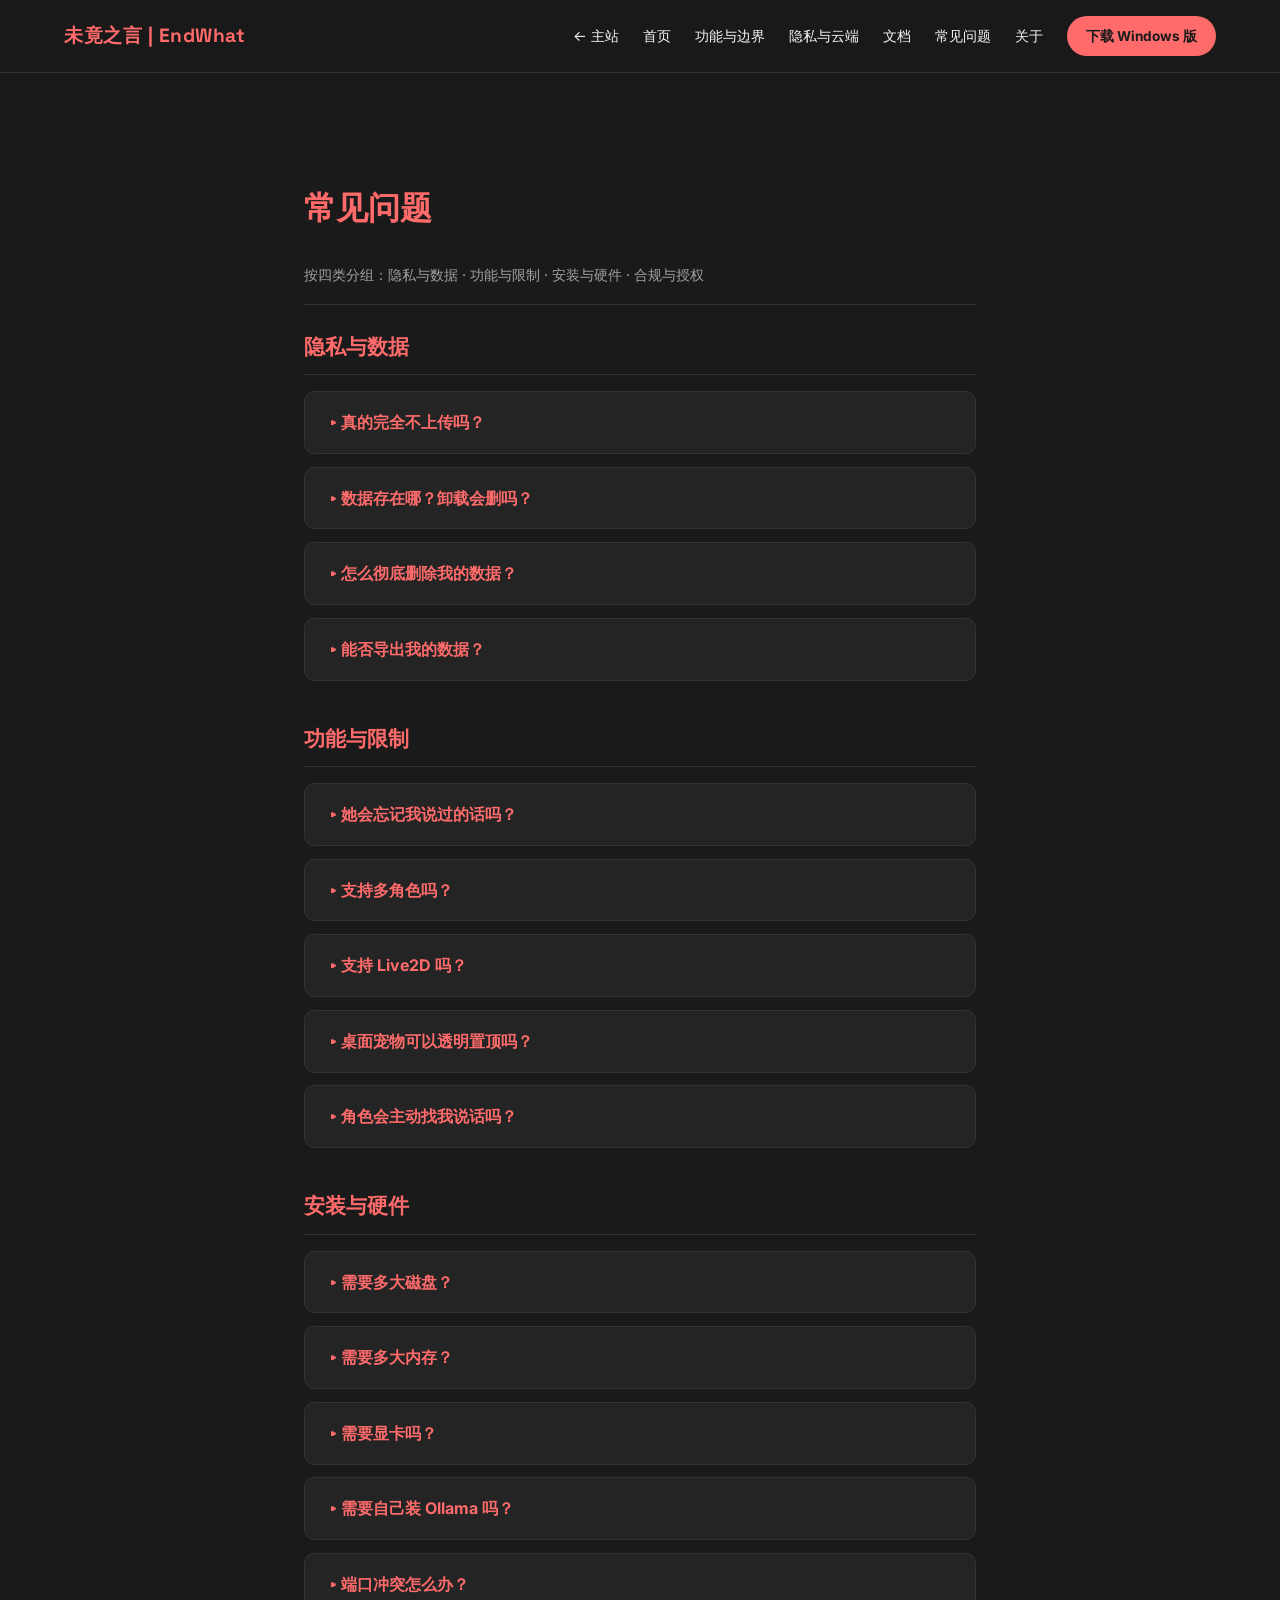
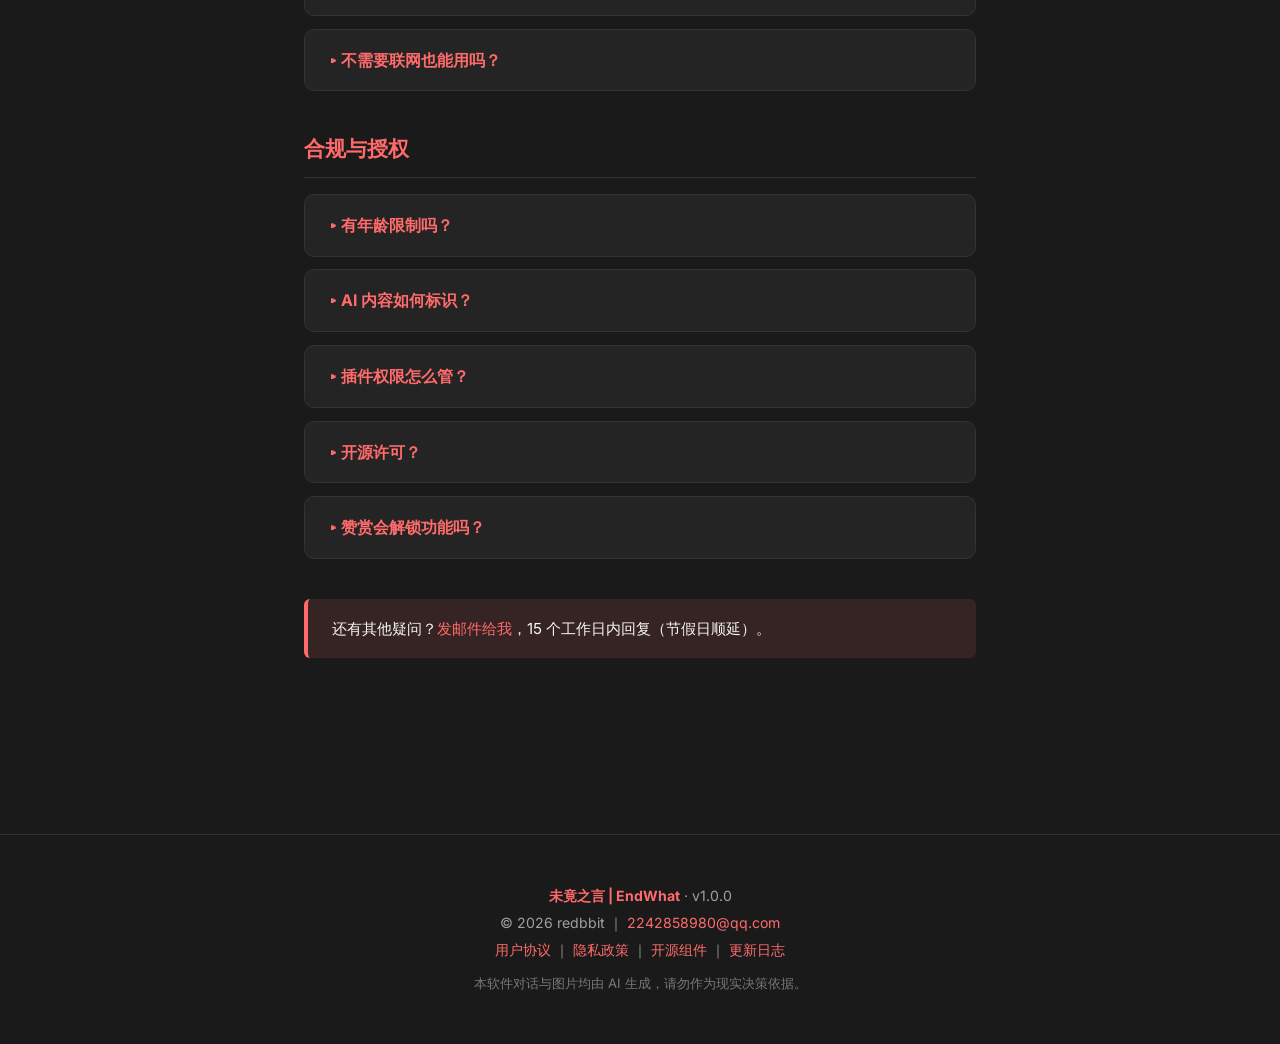
<file: faq.html>
<!DOCTYPE html>
<html lang="zh-CN">
<head>
<meta charset="UTF-8">
<meta name="viewport" content="width=device-width, initial-scale=1.0">
<title>常见问题 · 未竟之言</title>
<meta name="description" content="隐私、功能边界、安装与硬件、合规与授权四类疑问的直答。">
<link rel="stylesheet" href="style.css">
<link href="https://fonts.googleapis.com/css2?family=Inter:wght@300;400;700&family=Space+Grotesk:wght@400;700&display=swap" rel="stylesheet">
</head>
<body>

<nav class="navbar">
    <a href="https://redbbit.github.io" class="logo" title="返回主站">未竟之言 | EndWhat</a>
    <div class="nav-links">
        <a href="https://redbbit.github.io">← 主站</a>
<a href="index.html">首页</a>
        <a href="features.html">功能与边界</a>
        <a href="privacy.html">隐私与云端</a>
        <a href="docs.html">文档</a>
        <a href="faq.html">常见问题</a>
        <a href="about.html">关于</a>
        <a href="download.html" class="btn-nav">下载 Windows 版</a>
    </div>
</nav>

<section class="section mt-nav section-narrow">
    <h2 class="section-title">常见问题</h2>
    <p class="legal-meta">按四类分组：隐私与数据 · 功能与限制 · 安装与硬件 · 合规与授权</p>

    <div class="faq-group">
        <h3 class="faq-group-title">隐私与数据</h3>
        <details>
            <summary>真的完全不上传吗？</summary>
            <p>默认是的。只有你主动启用云端 API、主动联网搜索、使用插件市场或检查更新时才会出网，且只发当次任务所需字段。这四类之外，本软件不发起任何网络请求。</p>
        </details>
        <details>
            <summary>数据存在哪？卸载会删吗？</summary>
            <p>默认在 <code>%LOCALAPPDATA%\EndWhat\data</code>（首次启动可自选）。数据与程序分离，<strong>卸载程序不会自动删除数据目录</strong>。旧版「AI伴侣」的数据默认在 <code>%LOCALAPPDATA%\AI伴侣\data</code>，程序不会自动迁移，请用 <code>--data-root</code> 指回旧目录或手动复制。</p>
        </details>
        <details>
            <summary>怎么彻底删除我的数据？</summary>
            <p>卸载程序后，手动删除数据目录即可。删除后不可恢复，建议先通过「关于 → 导出我的数据…」导出备份。</p>
        </details>
        <details>
            <summary>能否导出我的数据？</summary>
            <p>可以。程序内「关于 → 导出我的数据…」导出为 ZIP（标准 SQLite + JSON，<strong>不加密</strong>，便于迁移；请妥善保管）。导出包内的图片带有 AI 生成标识。</p>
        </details>
    </div>

    <div class="faq-group">
        <h3 class="faq-group-title">功能与限制</h3>
        <details>
            <summary>她会忘记我说过的话吗？</summary>
            <p>不会。分层记忆 + 向量检索，说过的事会被记住，也能被你查看、修改、删除。角色还有「不可逆生命史」——哈希链结构，历史无法被篡改。</p>
        </details>
        <details>
            <summary>支持多角色吗？</summary>
            <p>支持。角色档案管理器、社会关系图谱、角色-世界绑定器都已实现。</p>
        </details>
        <details>
            <summary>支持 Live2D 吗？</summary>
            <p>支持，但<strong>模型需你自备</strong>（<code>.model3.json</code> 及其资源）。缺模型时自动降级为静态立绘，当前部分立绘为占位图。</p>
        </details>
        <details>
            <summary>桌面宠物可以透明置顶吗？</summary>
            <p>可以。桌宠模式为透明置顶小窗，含按心情与好感度挑表情、托盘可用性兜底。Windows 11 需在托盘溢出区把图标固定。</p>
        </details>
        <details>
            <summary>角色会主动找我说话吗？</summary>
            <p>会，但只做本地日程 / 空闲触发，<strong>未接入联网搜索</strong>（该能力是部分实现状态）。</p>
        </details>
    </div>

    <div class="faq-group">
        <h3 class="faq-group-title">安装与硬件</h3>
        <details>
            <summary>需要多大磁盘？</summary>
            <p>安装后占用约 1.5 GB（客户端 604 MB + 服务端 925 MB）；可选组件解压后约 520 MB；嵌入模型权重约 4.3 GB；本地对话模型另需数 GB（如 qwen2.5:14b 约 9 GB）。建议预留 20 GB 以上。</p>
        </details>
        <details>
            <summary>需要多大内存？</summary>
            <p>最低 8 GB，建议 16 GB 及以上。服务端 7 个服务稳态合计约 5.4 GB。</p>
        </details>
        <details>
            <summary>需要显卡吗？</summary>
            <p>可选。CPU 即可运行（组件包自带 CPU 内核），有 GPU 会明显更快，尤其图像生成与语音。</p>
        </details>
        <details>
            <summary>需要自己装 Ollama 吗？</summary>
            <p>需要。本地对话模型由你自备（如 Ollama + Qwen2.5 系列），不随包分发（体积与许可证原因）。缺模型时程序会明确提示，不会静默下载。</p>
        </details>
        <details>
            <summary>端口冲突怎么办？</summary>
            <p>服务端占用 8000–8007（P8 只保留 8006 号不监听）；端口被占用时需自行处理。</p>
        </details>
        <details>
            <summary>不需要联网也能用吗？</summary>
            <p>安装与基础对话不需要联网。只有在你主动下载模型 / 可选组件、启用云端 API、使用联网搜索 / 插件市场 / 检查更新时才需要。</p>
        </details>
    </div>

    <div class="faq-group">
        <h3 class="faq-group-title">合规与授权</h3>
        <details>
            <summary>有年龄限制吗？</summary>
            <p>有。本软件不面向未成年人，首次启动需确认<strong>已年满 18 周岁</strong>。未满 18 周岁请停止使用。</p>
        </details>
        <details>
            <summary>AI 内容如何标识？</summary>
            <p>界面显式小字 + 导出图片元数据隐式标识与水印，符合《人工智能生成合成内容标识办法》。</p>
        </details>
        <details>
            <summary>插件权限怎么管？</summary>
            <p>安装时展示权限声明，逐项授权后才生效；随时可禁用或卸载。权限变更会记录在本地权限审计日志中。</p>
        </details>
        <details>
            <summary>开源许可？</summary>
            <p>PyQt6 采用 GPL v3 / 商业双许可、Qt 采用 LGPL v3。完整清单随包提供，程序「关于」页可查。再分发请遵守相应许可证义务。</p>
        </details>
        <details>
            <summary>赞赏会解锁功能吗？</summary>
            <p>不会。当前免费分发，无订阅、无付费墙；赞赏完全自愿且不解锁任何功能、不提供任何特权。本软件不接入任何支付集成。</p>
        </details>
    </div>

    <p class="legal-notice" style="margin-top: 2rem;">
        还有其他疑问？<a href="mailto:2242858980@qq.com">发邮件给我</a>，15 个工作日内回复（节假日顺延）。
    </p>
</section>

<footer>
    <p><strong style="color: var(--accent);">未竟之言 | EndWhat</strong> · v1.0.0</p>
    <p>© 2026 redbbit ｜ <a href="mailto:2242858980@qq.com">2242858980@qq.com</a></p>
    <p><a href="terms.html">用户协议</a> ｜ <a href="privacy.html">隐私政策</a> ｜ <a href="about.html">开源组件</a> ｜ <a href="changelog.html">更新日志</a></p>
    <p class="footer-note">本软件对话与图片均由 AI 生成，请勿作为现实决策依据。</p>
</footer>

<script src="script.js"></script>
<!-- FX32-START -->
<style>
/* == FX32-START == 与 每日简报 v3.6 同源的菱形拖尾 + 点击涟漪，注入块请勿手改 == */
/* ===== 鼠标特效（v2.2）=====
   菱形星点轨迹：5-11px 常规菱 + 偶发 13-17px 彗星菱（强辉光），同屏上限 40
   鼠标处不放任何常驻图形
   点击：菱形多层涟漪（见下），无任何圆形 */
/* v3.5：星点不再用 box-shadow 做光晕。
   blur 阴影每帧都要重新模糊，鼠标划快点就是十几颗同时在模糊，2x 屏上直接掉帧；
   改用"提亮底色 + 一圈硬边"，观感接近，成本为零。 */
/* v3.6：光晕仍不用 blur，但颜色回到珊瑚色域。
   v3.5 让 glow/lite/comet 大量混白、comet 直接纯白，小尺寸下看起来就是一块灰白，
   现在改成"主色 → 加一点白 → 浅粉"，全都在红粉轴上，深色底上不会再发灰 */
.trail-star{position:fixed;top:0;left:0;border-radius:0;pointer-events:none;z-index:86;
  background:var(--fx-accent,#ff6b6b);animation:starFade var(--life,.5s) ease-out forwards;
  will-change:transform,opacity}
.trail-star.glow{background:color-mix(in srgb,var(--fx-accent,#ff6b6b) 76%,#fff)}
.trail-star.lite{background:color-mix(in srgb,var(--fx-accent,#ff6b6b) 52%,#fff)}
.trail-star.comet{background:var(--fx-accent-lit,#ffa8a8);
  box-shadow:0 0 0 1.5px color-mix(in srgb,var(--fx-accent,#ff6b6b) 52%,transparent)}
@keyframes starFade{
  from{transform:translate(0,0) rotate(var(--rot,45deg)) scale(0);opacity:0}
  18%{transform:translate(calc(var(--dx)*.16),calc(var(--dy)*.16)) rotate(calc(var(--rot,45deg) + var(--spin,0deg)*.18)) scale(1);opacity:.85}
  60%{opacity:.45}
  to{transform:translate(var(--dx),var(--dy)) rotate(calc(var(--rot,45deg) + var(--spin,0deg))) scale(.12);opacity:0}
}
#top3Slot{perspective:700px}
.top3.appear{transition:transform .2s var(--ease)}

/* ===== 点击涟漪（v3.6 关自旋 + 预计算位移）=====
   结构：中心实心菱（由小到大，撑满后淡出）→ 十字四芒
        → 四道菱框（先大、再依次收到最紧，最后一起外扩）
        → 两波菱形碎片：第一波 0ms（5 颗）、第二波 75ms（3 颗），全部 ≤6px，朝向固定着飞远（v3.6 关掉自旋）
        → 细碎屑火花（同样两波 4 + 3）。
   关键做法：
   1) 菱框恒为 rotate(45deg)，内层 <i> 只做 transform:scale（v3.5 起不再用 width/height 动画，
      那是每帧一次 layout + 描边重绘）；四道框用 --rd 依次延迟 0/.03/.06/.09s，
      先"由里到外依次收紧"，再一起外扩；
   2) 碎片轮廓用【非对称四边形】而不是标准钻石：四个顶点错开（50/0、100/44、48/100、0/56），
      形状本身就是歪的，静止朝向也不会被看成方块；v3.6 起不再自旋，只保留固定的随机朝向 --a0；
   3) 尺寸关键帧：.3 → 1.5（先变大一点）→ 之后单调减小到 0，同时透明度一路降；
   4) 两波靠 --dl（0 / .075s）分开，波内各自再错峰 0~50ms，避免同步排成一圈；
   5) 范围：菱框最大 92px，碎片最远 76px，整团约 80px 半径。 */
.rip{position:fixed;left:0;top:0;width:0;height:0;pointer-events:none;z-index:95;
  contain:layout style}   /* v3.5：把重排/样式计算锁死在这棵子树里，不波及整页 */
/* v3.5：全部动画元素提前声明 will-change，浏览器在点击瞬间就为它们各建一层合成层，
   之后每帧只有 transform/opacity 变化，走合成器，不再逐帧重栅格化 clip-path 轮廓 */
.rip>*{position:absolute;left:0;top:0;border-radius:0;opacity:0;will-change:transform,opacity}

.rip-core{width:16px;height:16px;margin:-8px 0 0 -8px;
  background:color-mix(in srgb,var(--fx-accent,#ff6b6b) 24%,#fff);
  clip-path:polygon(50% 0,100% 50%,50% 100%,0 50%);
  animation:ripCore .32s cubic-bezier(.16,.86,.28,1) both}
@keyframes ripCore{
  0%{transform:scale(.16);opacity:0}
  14%{opacity:1}
  52%{transform:scale(1);opacity:1}
  80%{transform:scale(1.12);opacity:1}   /* 一直保持满不透明，避免中途变成灰块 */
  100%{transform:scale(1.3);opacity:0}}

/* v3.5 大改：菱框不再用 width/height 动画。
   旧做法每帧都改元素尺寸 = 每帧一次 layout + 一次描边重绘，2x 屏上就是肉眼可见的一顿一顿。
   现在外层尺寸固定为最大尺寸 --w1、只负责定位和 45° 旋转，内层 <i> 只做 transform:scale，
   全程走合成器；描边粗细随 scale 天然变化（收到最紧时线最细），比 border-width 动画还省。
   scale 换算：--s0 = w0/w1（起始略大）、--sm = ws/w1（最紧）。 */
.rip-ring{width:var(--w1,44px);height:var(--w1,44px);
  /* opacity 必须在容器上放开：透明度动画已经交给内层 <i>，容器若仍继承 .rip>* 的 0 就整块隐形 */
  opacity:1;
  transform:translate(-50%,-50%) rotate(45deg)}
.rip-ring>i{display:block;box-sizing:border-box;width:100%;height:100%;
  border:var(--bw,1px) solid var(--fx-accent,#ff6b6b);
  transform-origin:50% 50%;
  /* 两段分开动：先各自按 --rd 依次收紧（both），再从 .43s 同时一起往外推
     （forwards —— 若用 both，延迟期会 backwards 填成最紧尺寸，把第一段盖掉） */
  animation:ringPull .34s cubic-bezier(.26,.6,.28,1) var(--rd,0s) both,
            ringPush .3s cubic-bezier(.4,.66,.3,1) .43s forwards}
.rip-ring.r2>i{border-color:color-mix(in srgb,var(--fx-accent,#ff6b6b) 34%,#fff)}
.rip-ring.r3>i{border-style:dashed;border-color:var(--fx-accent,#ff6b6b)}
.rip-ring.r4>i{border-color:color-mix(in srgb,var(--fx-accent,#ff6b6b) 55%,#fff)}
/* 聚焦段：从略大的 s0 收到最紧的 sm，线同步变细 */
@keyframes ringPull{
  0%{transform:scale(var(--s0,1.09));opacity:0}
  6%{opacity:var(--op,.92)}
  100%{transform:scale(var(--sm,.61));opacity:var(--op,.92)}}
/* 放开段：四道框同一时刻起跑，一起扩到 1 倍并淡出 */
@keyframes ringPush{
  0%{transform:scale(var(--sm,.61));opacity:var(--op,.92)}
  100%{transform:scale(1);opacity:0}}
/* 菱形碎片（两波共用同一套关键帧，靠 --dl 与尺寸/距离拉开层次）：
   0% 从中心极小处起爆 → 20% 胀到 1.5 倍 → 之后一路缩着飞远淡出。
   v3.6：自旋彻底关掉（原来每颗 70~140°，用户反馈整段飞散都在掉帧）。
   rotate 只保留一个随机但固定的朝向 --a0，全程不变 —— 旋转量恒定后，
   合成层里的纹理可以直接复用，不必逐帧重新栅格化这个 clip-path 轮廓。
   位移的四段插值点改成预计算变量（--dx1/--dx2/--dx3 与对应 y），
   关键帧里不再有 calc(var(--dx) * .45) 这种每帧重算的表达式。 */
.rip-dia{background:color-mix(in srgb,var(--fx-accent,#ff6b6b) 42%,#fff);
  clip-path:polygon(50% 0,100% 44%,48% 100%,0 56%);   /* 歪菱形：静止朝向也不会看成正方形 */
  animation:ripDia var(--dur,.7s) cubic-bezier(.12,.7,.24,1) var(--dl,0s) both}
@keyframes ripDia{
  0%{transform:translate(0,0) rotate(var(--a0,0deg)) scale(.3);opacity:0}
  5%{opacity:1}
  20%{transform:translate(var(--dx1,0),var(--dy1,0)) rotate(var(--a0,0deg)) scale(1.5)}
  48%{transform:translate(var(--dx2,0),var(--dy2,0)) rotate(var(--a0,0deg)) scale(1.05);opacity:.95}
  76%{transform:translate(var(--dx3,0),var(--dy3,0)) rotate(var(--a0,0deg)) scale(.6);opacity:.7}
  100%{transform:translate(var(--dx),var(--dy)) rotate(var(--a0,0deg)) scale(.02);opacity:0}}

/* 中心四芒闪：点击瞬间的高光点，两根细光条十字交叉 */
.rip-star{width:2px;height:30px;margin:-15px 0 0 -1px;
  background:linear-gradient(to bottom,transparent,color-mix(in srgb,var(--fx-accent,#ff6b6b) 12%,#fff) 42%,
    #fff 50%,color-mix(in srgb,var(--fx-accent,#ff6b6b) 12%,#fff) 58%,transparent);
  animation:ripStar .32s cubic-bezier(.2,.8,.3,1) both}
.rip-star.h{width:30px;height:2px;margin:-1px 0 0 -15px;
  background:linear-gradient(to right,transparent,color-mix(in srgb,var(--fx-accent,#ff6b6b) 12%,#fff) 42%,
    #fff 50%,color-mix(in srgb,var(--fx-accent,#ff6b6b) 12%,#fff) 58%,transparent)}
@keyframes ripStar{
  0%{transform:scale(.15);opacity:0}
  28%{transform:scale(1);opacity:1}
  100%{transform:scale(1.75);opacity:0}}

/* 细碎屑：跟着两波碎片一起走，走得更快、散得更开一点 */
.rip-spark{background:color-mix(in srgb,var(--fx-accent,#ff6b6b) 70%,#fff);
  clip-path:polygon(50% 0,100% 50%,50% 100%,0 50%);
  animation:ripSpark .62s cubic-bezier(.14,.68,.3,1) var(--dl,0s) both}
@keyframes ripSpark{
  0%{transform:translate(0,0) rotate(0deg) scale(.5);opacity:0}
  12%{opacity:.95}
  100%{transform:translate(var(--dx),var(--dy)) rotate(16deg) scale(.12);opacity:0}}

/* 浅色底上珊瑚色线条偏淡：v3.3 起不再给整个 .rip 套 filter
   （对 20 多个节点的子树整体做滤镜，每次点击都要重建离屏缓冲，一按就掉帧），
   改成给各元素底色直接混深色，观感一致但零额外开销 */
html[data-theme="light"] .rip-ring>i{border-color:color-mix(in srgb,var(--fx-accent,#ff6b6b) 84%,#16181d)}
html[data-theme="light"] .rip-star{opacity:.9}
html[data-theme="light"] .rip-core{background:color-mix(in srgb,var(--fx-accent,#ff6b6b) 62%,#fff)}
html[data-theme="light"] .rip-dia{background:color-mix(in srgb,var(--fx-accent,#ff6b6b) 78%,#fff)}
html[data-theme="light"] .rip-spark{background:color-mix(in srgb,var(--fx-accent,#ff6b6b) 80%,#fff)}
</style>
<script>
  /* ================= 鼠标特效（v2.1） =================
     菱形星点轨迹：常规菱 5-11px + 偶发彗星菱 13-17px（强辉光）
     鼠标处不放任何常驻图形（v2.1 移除跟随光点与两颗环绕卫星菱）
     点击涟漪（v3.3）：中心实心菱 → 十字四芒 → 四道菱框 → 两波菱形碎片（0ms / 75ms）→ 细碎屑
     粒子总数从 37 砍到 22（碎片 16→8、碎屑 14→7、星点上限 40→24），并去掉碎片上的 drop-shadow
     性能约定：全程只有一个 document mousemove（passive）；
     prefers-reduced-motion 下整体关闭。 */
(function(){
  'use strict';
  function initFX(){
    var N_MAX_STARS = 24;
    var lastStarX = -99, lastStarY = -99, lastMoveT = 0, streak = 0, starCount = 0;

    /* 单一 mousemove：只做星点散落，热路径不额外挂监听 */
    document.addEventListener('mousemove', function(e){
      var tx = e.clientX, ty = e.clientY;
      var now = performance.now();
      streak = (now - lastMoveT < 180) ? streak + 1 : 0;
      lastMoveT = now;
      var gap = Math.max(4, 10 - streak*.15) * (.55 + Math.random()*.9);
      var mdx = tx - lastStarX, mdy = ty - lastStarY;
      if(mdx*mdx + mdy*mdy > gap*gap && starCount < N_MAX_STARS){
        lastStarX = tx; lastStarY = ty;
        var s = document.createElement('div');
        var roll = Math.random();
        var comet = roll < .08;
        var lite = !comet && roll < .22;
        s.className = 'trail-star' + (comet ? ' comet' : (Math.random() < .3 ? ' glow' : (lite ? ' lite' : '')));
        var sr = comet ? (13 + Math.random()*4) : (5 + Math.random()*6);
        var side = Math.random() < .5 ? -1 : 1;
        var nx = -mdy, ny = mdx;
        var nl = Math.sqrt(nx*nx + ny*ny) || 1;
        var off = 4 + Math.random()*5;
        var r2 = Math.random();
        var life = comet ? (.8 + Math.random()*.5) : (r2 < .62 ? (.24 + Math.random()*.26) : r2 < .9 ? (.55 + Math.random()*.3) : (1 + Math.random()*.35));
        s.style.width = s.style.height = sr.toFixed(1) + 'px';
        s.style.left = (tx - sr/2 + nx/nl*off*side).toFixed(1) + 'px';
        s.style.top = (ty - sr/2 + ny/nl*off*side).toFixed(1) + 'px';
        s.style.setProperty('--life', life.toFixed(2) + 's');
        s.style.setProperty('--rot', [45,135,225,315][Math.floor(Math.random()*4)] + 'deg');
        s.style.setProperty('--spin', (Math.random() < .5 ? -1 : 1) * (60 + Math.random()*360).toFixed(0) + 'deg');
        s.style.setProperty('--dx', (Math.random()*12 - 6).toFixed(1) + 'px');
        s.style.setProperty('--dy', (Math.random()*12 - 6).toFixed(1) + 'px');
        document.body.appendChild(s);
        starCount++;
        s.addEventListener('animationend', function(){ s.remove(); starCount--; });
      }
    }, {passive:true});

    /* 点击涟漪（v3.3）：中心实心菱 + 十字四芒 + 四道聚焦式菱框 + 两波菱形碎片（0ms / 75ms，5 + 3，均 ≤6px）+ 7 细碎屑 */
    document.addEventListener('click', function(e){
      /* 连点时最多同时保留 2 团，超出的先清掉：否则一次狂点会叠出几十层，帧率直线下滑 */
      var live = document.querySelectorAll('.rip');
      if(live.length >= 2){ for(var q = 0; q < live.length - 1; q++){ live[q].remove(); } }
      var r = document.createElement('div');
      r.className = 'rip';
      r.style.left = e.clientX + 'px';
      r.style.top = e.clientY + 'px';
      var i;

      function add(cls, vars){
        var d = document.createElement('div');
        d.className = cls;
        if(vars){ for(var k in vars){ d.style.setProperty(k, vars[k]); } }
        r.appendChild(d);
        return d;
      }
      function rnd(a, b){ return a + Math.random() * (b - a); }

      /* ① 菱形光斑 + 中心四芒闪 */
      add('rip-core');
      add('rip-star');
      add('rip-star h');

      /* ② 四道菱框：由里到外依次收紧（--rd 错峰 0/.04/.08/.12s），再一起往外推
            w0 略大于 w1、ws 收到八成，形成"聚焦 → 放开"的呼吸 */
      /* 四道框：外层尺寸固定为最大尺寸 w1，内层 <i> 只做 scale（s0 = w0/w1 → sm = ws/w1 → 1）
         v3.5 起不再改 width/height，避免每帧重排重绘 */
      function addRing(cls, w1, w0, ws, op, bw, rd){
        var g = add(cls, {
          '--w1': w1 + 'px', '--s0': (w0 / w1).toFixed(3), '--sm': (ws / w1).toFixed(3),
          '--op': op, '--bw': bw + 'px', '--rd': rd
        });
        g.appendChild(document.createElement('i'));
      }
      addRing('rip-ring',    44, 48, 27, '1',   1.8, '0s');
      addRing('rip-ring r2', 60, 66, 37, '.84', 1.2, '.03s');
      addRing('rip-ring r3', 74, 80, 46, '.62', 1,   '.06s');
      addRing('rip-ring r4', 88, 92, 55, '.5',  1,   '.09s');

      /* ③ 两波菱形碎片：第一波 0ms 起爆（5 颗，大而飞得远），第二波 75ms 跟上（3 颗，小而转得多）
            v3.3 把粒子砍半（16 → 8）：角度均分 + 抖动 + 距离带拉开，8 颗已经足够铺满一圈，
            再多只是互相重叠、互相抢电机 */
      for(i = 0; i < 8; i++){
        var w2 = i >= 5;
        var n = w2 ? 3 : 5;
        var idx = w2 ? i - 5 : i;
        var ang = (Math.PI * 2 / n) * idx + (w2 ? Math.PI / n : 0) + rnd(-.34, .34);
        var dist = w2 ? rnd(40, 62) : rnd(52, 76);
        /* 位移的四个插值点预先算好：关键帧里只写 var()，省掉每帧重算 calc */
        var dx = Math.cos(ang) * dist, dy = Math.sin(ang) * dist;
        var d = add('rip-dia', {
          '--dl': ((w2 ? .075 : 0) + rnd(0, w2 ? .045 : .05)).toFixed(3) + 's',
          '--dur': rnd(w2 ? .72 : .66, w2 ? .8 : .74).toFixed(2) + 's',
          '--dx': dx.toFixed(1) + 'px', '--dy': dy.toFixed(1) + 'px',
          '--dx1': (dx * .45).toFixed(1) + 'px', '--dy1': (dy * .45).toFixed(1) + 'px',
          '--dx2': (dx * .8).toFixed(1) + 'px',  '--dy2': (dy * .8).toFixed(1) + 'px',
          '--dx3': (dx * .95).toFixed(1) + 'px', '--dy3': (dy * .95).toFixed(1) + 'px',
          /* 只有固定朝向，没有自旋：朝向在 45°±32° 内抖动。
             以前是全角度随机，转到 0/90/180 附近时这颗四边形看起来就是个方块；
             锁在 45° 附近，每颗都是"斜着的菱形"，朝向仍有变化但不会再方块化 */
          '--a0': (45 + rnd(-32, 32)).toFixed(0) + 'deg'
        });
        var sz = w2 ? rnd(3.4, 4.6) : rnd(4.6, 6);
        d.style.width = d.style.height = sz.toFixed(1) + 'px';
        d.style.margin = (-sz/2).toFixed(1) + 'px 0 0 ' + (-sz/2).toFixed(1) + 'px';
      }

      /* ④ 细碎屑：同样两波（0ms 4 颗 / 75ms 3 颗），走得更快、散得更开 */
      for(i = 0; i < 7; i++){
        var s2 = i >= 4;
        var a2 = Math.random() * Math.PI * 2, d2 = s2 ? rnd(34, 56) : rnd(44, 74);
        var sp = add('rip-spark', {
          '--dl': s2 ? '.075s' : '0s',
          '--dx': (Math.cos(a2) * d2).toFixed(1) + 'px',
          '--dy': (Math.sin(a2) * d2).toFixed(1) + 'px'
        });
        var ss = s2 ? rnd(1.8, 2.6) : rnd(2.2, 3.2);
        sp.style.width = sp.style.height = ss.toFixed(1) + 'px';
        sp.style.margin = (-ss/2).toFixed(1) + 'px 0 0 ' + (-ss/2).toFixed(1) + 'px';
      }

      document.body.appendChild(r);
      setTimeout(function(){ r.remove(); }, 1050);
    });
  }
  var reduced = matchMedia('(prefers-reduced-motion: reduce)').matches;
  if(!reduced){ initFX(); }
})();
</script>
<!-- FX32-END -->
</body>
</html>
</file>
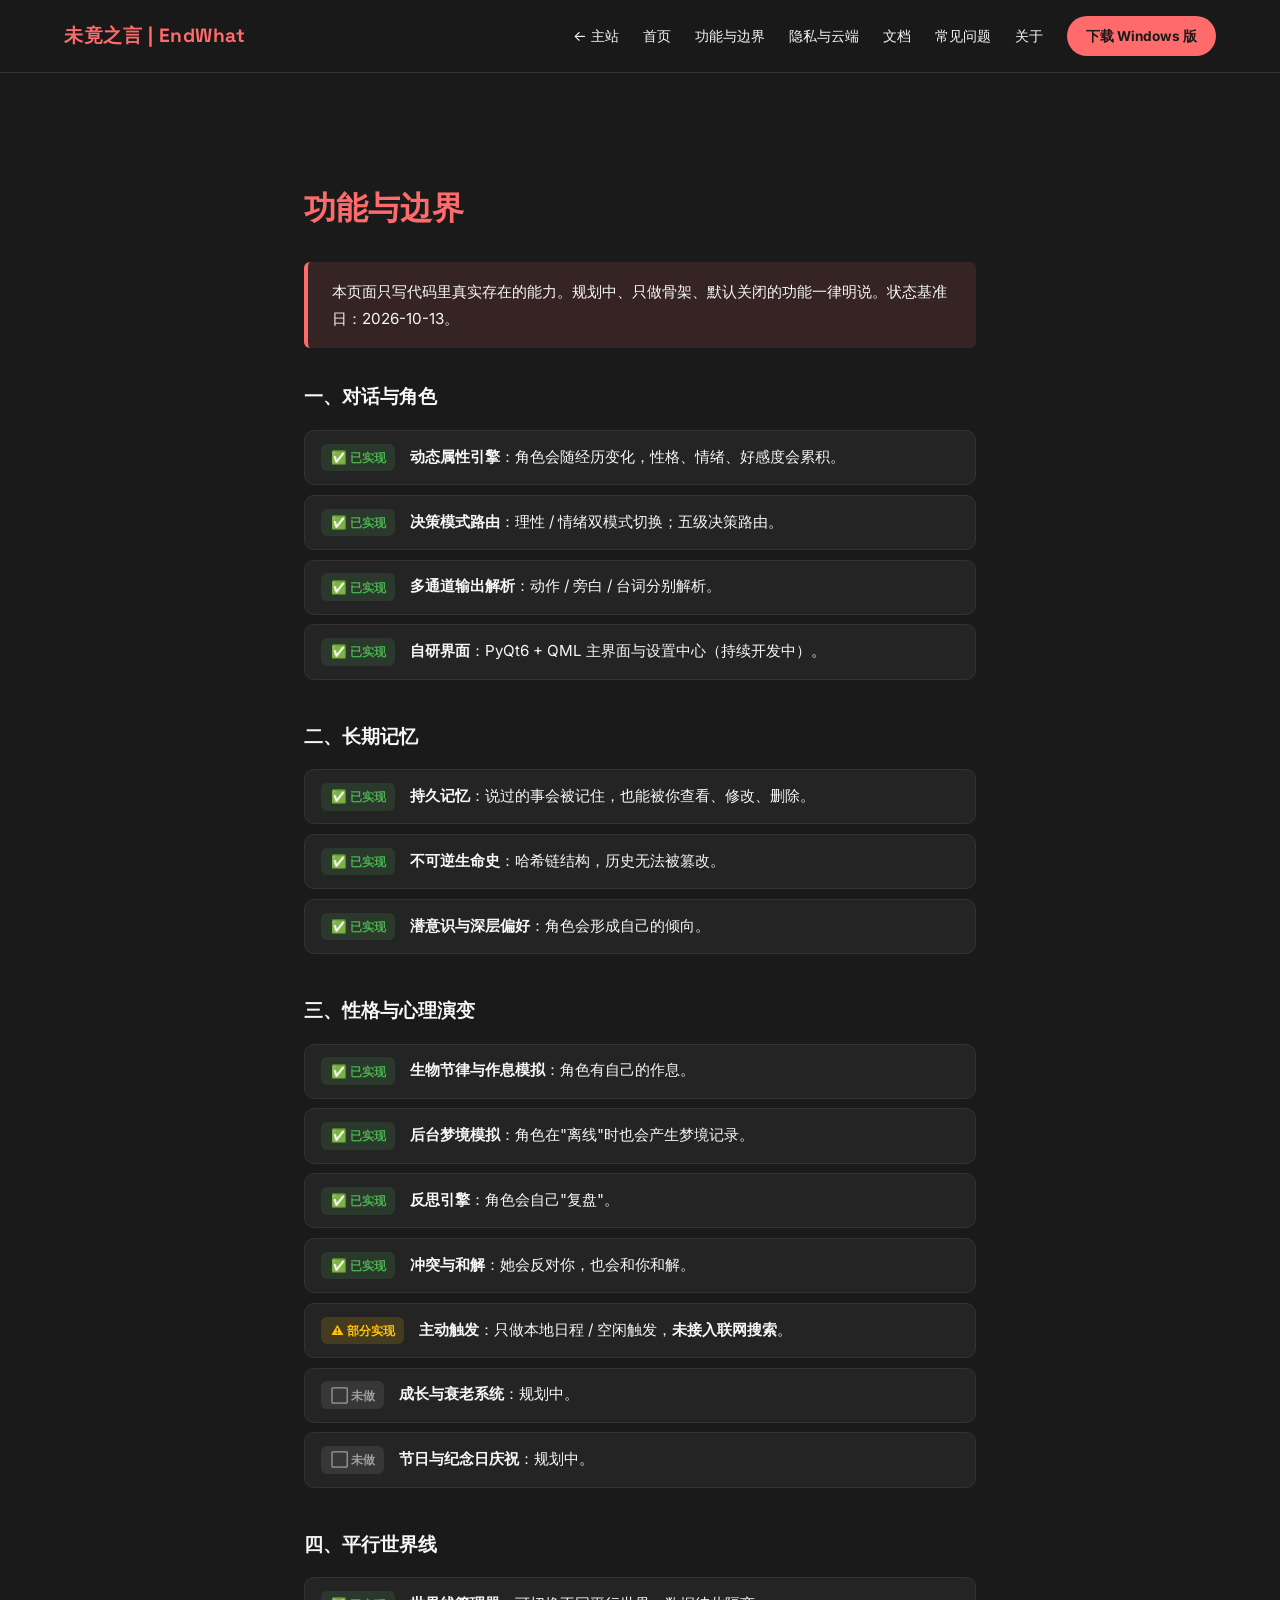
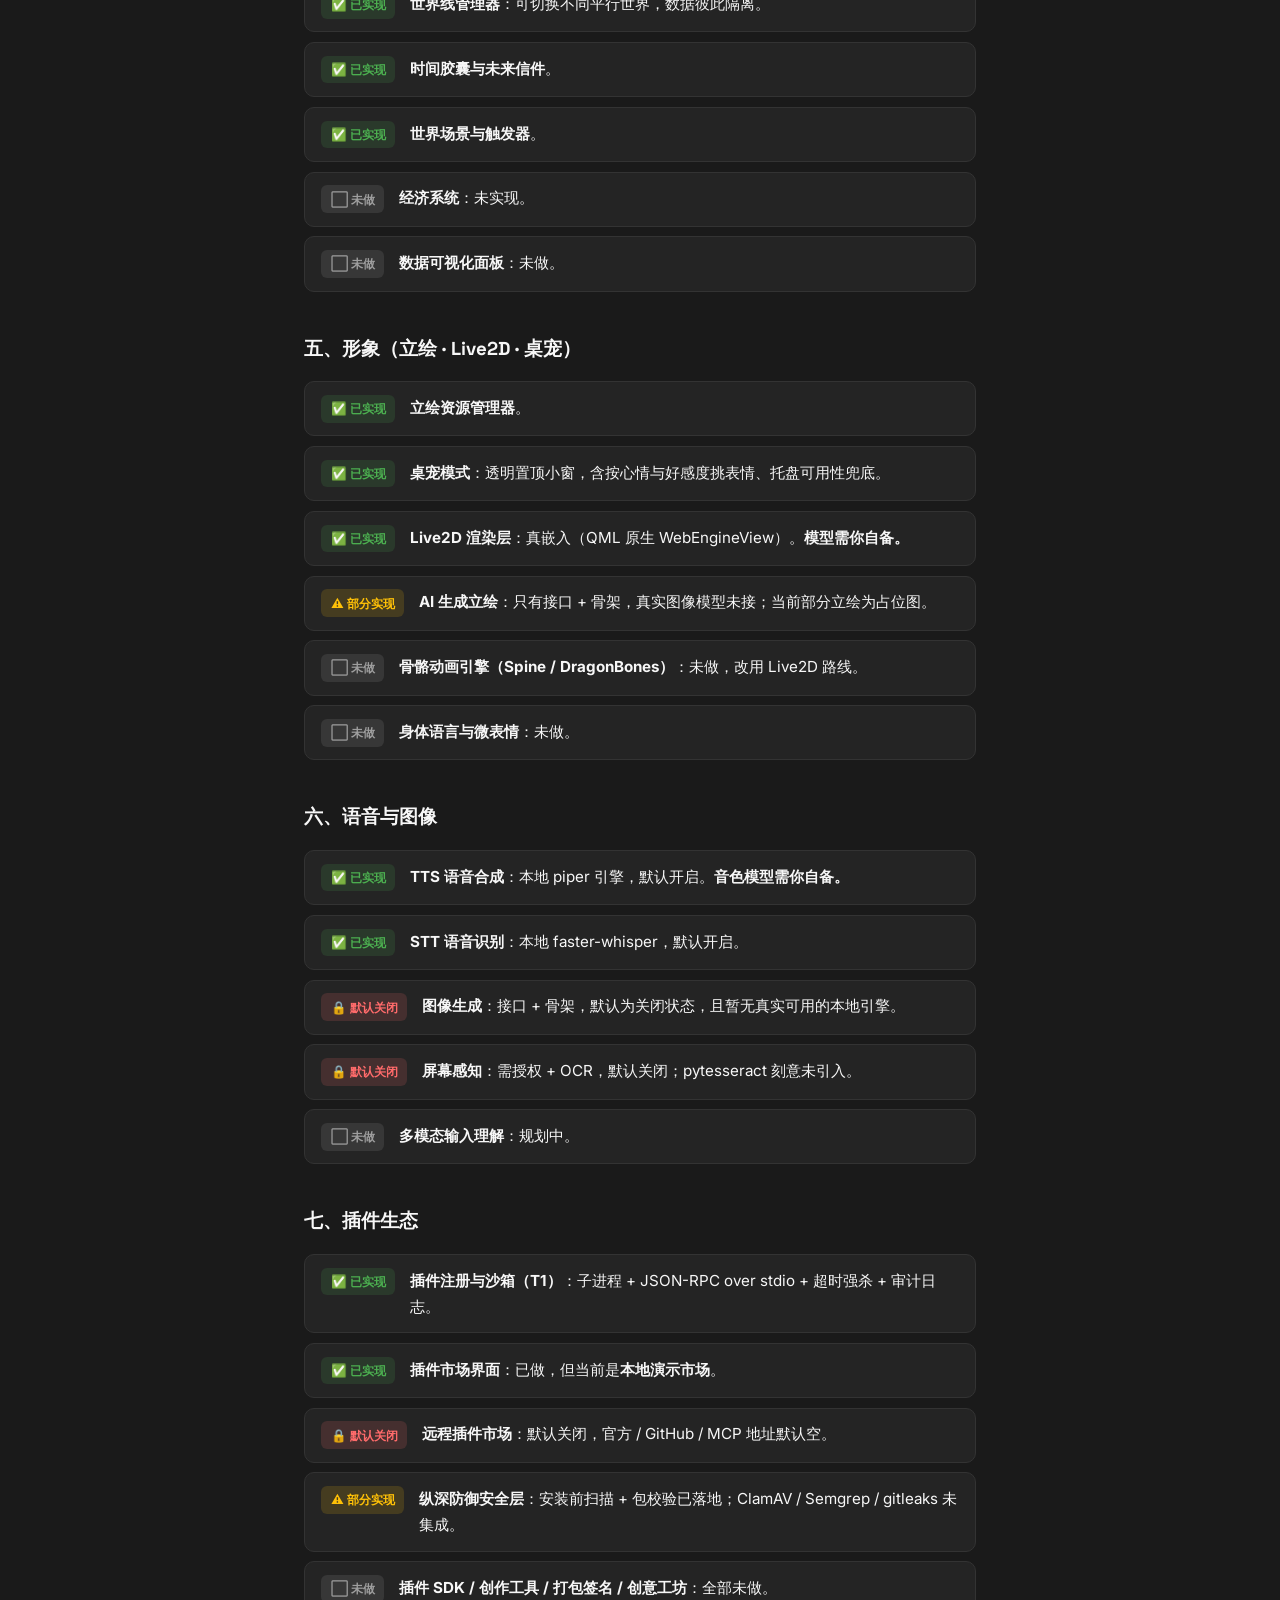
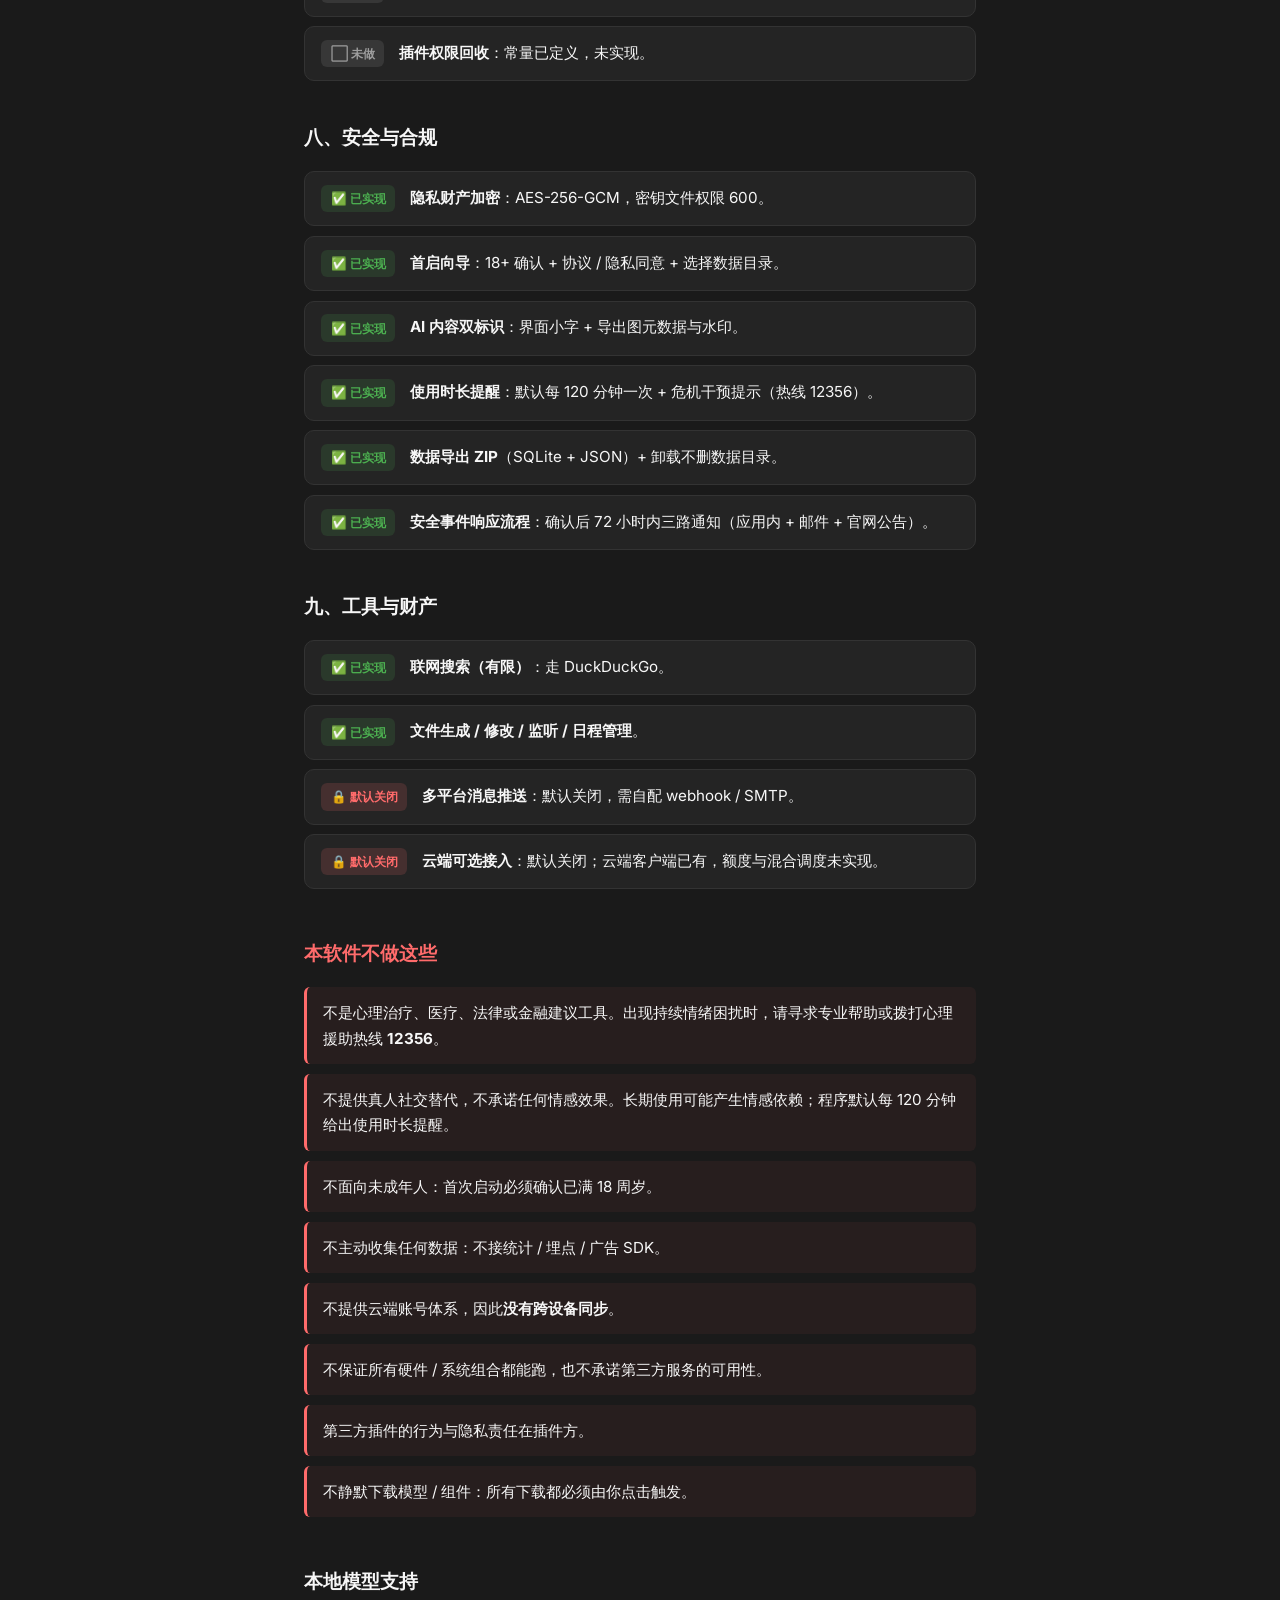
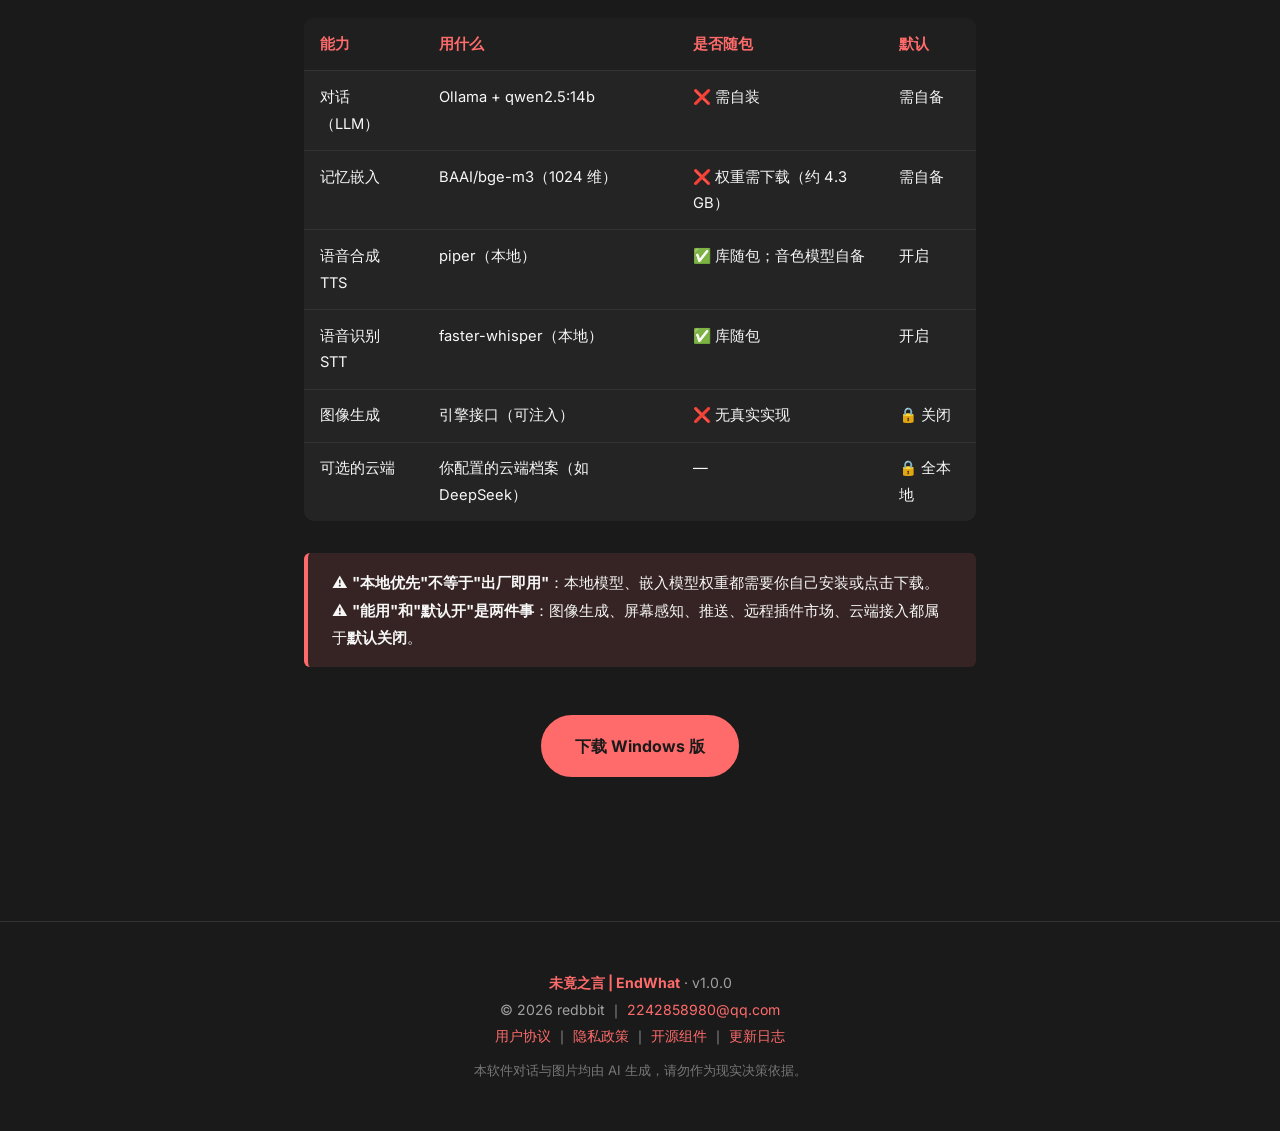
<file: features.html>
<!DOCTYPE html>
<html lang="zh-CN">
<head>
<meta charset="UTF-8">
<meta name="viewport" content="width=device-width, initial-scale=1.0">
<title>功能与边界 · 未竟之言</title>
<meta name="description" content="长期记忆、会变的性格、平行世界线、立绘与桌宠、语音与图像、插件与能力路由；同时写清本软件不做 什么。">
<link rel="stylesheet" href="style.css">
<link href="https://fonts.googleapis.com/css2?family=Inter:wght@300;400;700&family=Space+Grotesk:wght@400;700&display=swap" rel="stylesheet">
</head>
<body>

<nav class="navbar">
    <a href="https://redbbit.github.io" class="logo" title="返回主站">未竟之言 | EndWhat</a>
    <div class="nav-links">
        <a href="https://redbbit.github.io">← 主站</a>
<a href="index.html">首页</a>
        <a href="features.html">功能与边界</a>
        <a href="privacy.html">隐私与云端</a>
        <a href="docs.html">文档</a>
        <a href="faq.html">常见问题</a>
        <a href="about.html">关于</a>
        <a href="download.html" class="btn-nav">下载 Windows 版</a>
    </div>
</nav>

<section class="section mt-nav section-narrow">
    <h2 class="section-title">功能与边界</h2>
    <p class="legal-notice">本页面只写代码里真实存在的能力。规划中、只做骨架、默认关闭的功能一律明说。状态基准日：2026-10-13。</p>

    <h3 style="margin-top: 2rem;">一、对话与角色</h3>
    <div class="feature-list">
        <div class="feature-item"><span class="badge badge-done">✅ 已实现</span><div><strong>动态属性引擎</strong>：角色会随经历变化，性格、情绪、好感度会累积。</div></div>
        <div class="feature-item"><span class="badge badge-done">✅ 已实现</span><div><strong>决策模式路由</strong>：理性 / 情绪双模式切换；五级决策路由。</div></div>
        <div class="feature-item"><span class="badge badge-done">✅ 已实现</span><div><strong>多通道输出解析</strong>：动作 / 旁白 / 台词分别解析。</div></div>
        <div class="feature-item"><span class="badge badge-done">✅ 已实现</span><div><strong>自研界面</strong>：PyQt6 + QML 主界面与设置中心（持续开发中）。</div></div>
    </div>

    <h3 style="margin-top: 2.5rem;">二、长期记忆</h3>
    <div class="feature-list">
        <div class="feature-item"><span class="badge badge-done">✅ 已实现</span><div><strong>持久记忆</strong>：说过的事会被记住，也能被你查看、修改、删除。</div></div>
        <div class="feature-item"><span class="badge badge-done">✅ 已实现</span><div><strong>不可逆生命史</strong>：哈希链结构，历史无法被篡改。</div></div>
        <div class="feature-item"><span class="badge badge-done">✅ 已实现</span><div><strong>潜意识与深层偏好</strong>：角色会形成自己的倾向。</div></div>
    </div>

    <h3 style="margin-top: 2.5rem;">三、性格与心理演变</h3>
    <div class="feature-list">
        <div class="feature-item"><span class="badge badge-done">✅ 已实现</span><div><strong>生物节律与作息模拟</strong>：角色有自己的作息。</div></div>
        <div class="feature-item"><span class="badge badge-done">✅ 已实现</span><div><strong>后台梦境模拟</strong>：角色在"离线"时也会产生梦境记录。</div></div>
        <div class="feature-item"><span class="badge badge-done">✅ 已实现</span><div><strong>反思引擎</strong>：角色会自己"复盘"。</div></div>
        <div class="feature-item"><span class="badge badge-done">✅ 已实现</span><div><strong>冲突与和解</strong>：她会反对你，也会和你和解。</div></div>
        <div class="feature-item"><span class="badge badge-part">⚠️ 部分实现</span><div><strong>主动触发</strong>：只做本地日程 / 空闲触发，<strong>未接入联网搜索</strong>。</div></div>
        <div class="feature-item"><span class="badge badge-todo">⬜ 未做</span><div><strong>成长与衰老系统</strong>：规划中。</div></div>
        <div class="feature-item"><span class="badge badge-todo">⬜ 未做</span><div><strong>节日与纪念日庆祝</strong>：规划中。</div></div>
    </div>

    <h3 style="margin-top: 2.5rem;">四、平行世界线</h3>
    <div class="feature-list">
        <div class="feature-item"><span class="badge badge-done">✅ 已实现</span><div><strong>世界线管理器</strong>：可切换不同平行世界，数据彼此隔离。</div></div>
        <div class="feature-item"><span class="badge badge-done">✅ 已实现</span><div><strong>时间胶囊与未来信件</strong>。</div></div>
        <div class="feature-item"><span class="badge badge-done">✅ 已实现</span><div><strong>世界场景与触发器</strong>。</div></div>
        <div class="feature-item"><span class="badge badge-todo">⬜ 未做</span><div><strong>经济系统</strong>：未实现。</div></div>
        <div class="feature-item"><span class="badge badge-todo">⬜ 未做</span><div><strong>数据可视化面板</strong>：未做。</div></div>
    </div>

    <h3 style="margin-top: 2.5rem;">五、形象（立绘 · Live2D · 桌宠）</h3>
    <div class="feature-list">
        <div class="feature-item"><span class="badge badge-done">✅ 已实现</span><div><strong>立绘资源管理器</strong>。</div></div>
        <div class="feature-item"><span class="badge badge-done">✅ 已实现</span><div><strong>桌宠模式</strong>：透明置顶小窗，含按心情与好感度挑表情、托盘可用性兜底。</div></div>
        <div class="feature-item"><span class="badge badge-done">✅ 已实现</span><div><strong>Live2D 渲染层</strong>：真嵌入（QML 原生 WebEngineView）。<strong>模型需你自备。</strong></div></div>
        <div class="feature-item"><span class="badge badge-part">⚠️ 部分实现</span><div><strong>AI 生成立绘</strong>：只有接口 + 骨架，真实图像模型未接；当前部分立绘为占位图。</div></div>
        <div class="feature-item"><span class="badge badge-todo">⬜ 未做</span><div><strong>骨骼动画引擎（Spine / DragonBones）</strong>：未做，改用 Live2D 路线。</div></div>
        <div class="feature-item"><span class="badge badge-todo">⬜ 未做</span><div><strong>身体语言与微表情</strong>：未做。</div></div>
    </div>

    <h3 style="margin-top: 2.5rem;">六、语音与图像</h3>
    <div class="feature-list">
        <div class="feature-item"><span class="badge badge-done">✅ 已实现</span><div><strong>TTS 语音合成</strong>：本地 piper 引擎，默认开启。<strong>音色模型需你自备。</strong></div></div>
        <div class="feature-item"><span class="badge badge-done">✅ 已实现</span><div><strong>STT 语音识别</strong>：本地 faster-whisper，默认开启。</div></div>
        <div class="feature-item"><span class="badge badge-off">🔒 默认关闭</span><div><strong>图像生成</strong>：接口 + 骨架，默认为关闭状态，且暂无真实可用的本地引擎。</div></div>
        <div class="feature-item"><span class="badge badge-off">🔒 默认关闭</span><div><strong>屏幕感知</strong>：需授权 + OCR，默认关闭；pytesseract 刻意未引入。</div></div>
        <div class="feature-item"><span class="badge badge-todo">⬜ 未做</span><div><strong>多模态输入理解</strong>：规划中。</div></div>
    </div>

    <h3 style="margin-top: 2.5rem;">七、插件生态</h3>
    <div class="feature-list">
        <div class="feature-item"><span class="badge badge-done">✅ 已实现</span><div><strong>插件注册与沙箱（T1）</strong>：子进程 + JSON-RPC over stdio + 超时强杀 + 审计日志。</div></div>
        <div class="feature-item"><span class="badge badge-done">✅ 已实现</span><div><strong>插件市场界面</strong>：已做，但当前是<strong>本地演示市场</strong>。</div></div>
        <div class="feature-item"><span class="badge badge-off">🔒 默认关闭</span><div><strong>远程插件市场</strong>：默认关闭，官方 / GitHub / MCP 地址默认空。</div></div>
        <div class="feature-item"><span class="badge badge-part">⚠️ 部分实现</span><div><strong>纵深防御安全层</strong>：安装前扫描 + 包校验已落地；ClamAV / Semgrep / gitleaks 未集成。</div></div>
        <div class="feature-item"><span class="badge badge-todo">⬜ 未做</span><div><strong>插件 SDK / 创作工具 / 打包签名 / 创意工坊</strong>：全部未做。</div></div>
        <div class="feature-item"><span class="badge badge-todo">⬜ 未做</span><div><strong>插件权限回收</strong>：常量已定义，未实现。</div></div>
    </div>

    <h3 style="margin-top: 2.5rem;">八、安全与合规</h3>
    <div class="feature-list">
        <div class="feature-item"><span class="badge badge-done">✅ 已实现</span><div><strong>隐私财产加密</strong>：AES-256-GCM，密钥文件权限 600。</div></div>
        <div class="feature-item"><span class="badge badge-done">✅ 已实现</span><div><strong>首启向导</strong>：18+ 确认 + 协议 / 隐私同意 + 选择数据目录。</div></div>
        <div class="feature-item"><span class="badge badge-done">✅ 已实现</span><div><strong>AI 内容双标识</strong>：界面小字 + 导出图元数据与水印。</div></div>
        <div class="feature-item"><span class="badge badge-done">✅ 已实现</span><div><strong>使用时长提醒</strong>：默认每 120 分钟一次 + 危机干预提示（热线 12356）。</div></div>
        <div class="feature-item"><span class="badge badge-done">✅ 已实现</span><div><strong>数据导出 ZIP</strong>（SQLite + JSON）+ 卸载不删数据目录。</div></div>
        <div class="feature-item"><span class="badge badge-done">✅ 已实现</span><div><strong>安全事件响应流程</strong>：确认后 72 小时内三路通知（应用内 + 邮件 + 官网公告）。</div></div>
    </div>

    <h3 style="margin-top: 2.5rem;">九、工具与财产</h3>
    <div class="feature-list">
        <div class="feature-item"><span class="badge badge-done">✅ 已实现</span><div><strong>联网搜索（有限）</strong>：走 DuckDuckGo。</div></div>
        <div class="feature-item"><span class="badge badge-done">✅ 已实现</span><div><strong>文件生成 / 修改 / 监听 / 日程管理</strong>。</div></div>
        <div class="feature-item"><span class="badge badge-off">🔒 默认关闭</span><div><strong>多平台消息推送</strong>：默认关闭，需自配 webhook / SMTP。</div></div>
        <div class="feature-item"><span class="badge badge-off">🔒 默认关闭</span><div><strong>云端可选接入</strong>：默认关闭；云端客户端已有，额度与混合调度未实现。</div></div>
    </div>

    <h3 style="margin-top: 3rem; color: var(--accent);">本软件不做这些</h3>
    <ul class="boundary-list">
        <li>不是心理治疗、医疗、法律或金融建议工具。出现持续情绪困扰时，请寻求专业帮助或拨打心理援助热线 <strong>12356</strong>。</li>
        <li>不提供真人社交替代，不承诺任何情感效果。长期使用可能产生情感依赖；程序默认每 120 分钟给出使用时长提醒。</li>
        <li>不面向未成年人：首次启动必须确认已满 18 周岁。</li>
        <li>不主动收集任何数据：不接统计 / 埋点 / 广告 SDK。</li>
        <li>不提供云端账号体系，因此<strong>没有跨设备同步</strong>。</li>
        <li>不保证所有硬件 / 系统组合都能跑，也不承诺第三方服务的可用性。</li>
        <li>第三方插件的行为与隐私责任在插件方。</li>
        <li>不静默下载模型 / 组件：所有下载都必须由你点击触发。</li>
    </ul>

    <h3 style="margin-top: 3rem;">本地模型支持</h3>
    <table class="info-table">
        <thead>
            <tr><th>能力</th><th>用什么</th><th>是否随包</th><th>默认</th></tr>
        </thead>
        <tbody>
            <tr><td>对话（LLM）</td><td>Ollama + qwen2.5:14b</td><td>❌ 需自装</td><td>需自备</td></tr>
            <tr><td>记忆嵌入</td><td>BAAI/bge-m3（1024 维）</td><td>❌ 权重需下载（约 4.3 GB）</td><td>需自备</td></tr>
            <tr><td>语音合成 TTS</td><td>piper（本地）</td><td>✅ 库随包；音色模型自备</td><td>开启</td></tr>
            <tr><td>语音识别 STT</td><td>faster-whisper（本地）</td><td>✅ 库随包</td><td>开启</td></tr>
            <tr><td>图像生成</td><td>引擎接口（可注入）</td><td>❌ 无真实实现</td><td>🔒 关闭</td></tr>
            <tr><td>可选的云端</td><td>你配置的云端档案（如 DeepSeek）</td><td>—</td><td>🔒 全本地</td></tr>
        </tbody>
    </table>

    <p class="legal-notice" style="margin-top: 2rem;">
        ⚠️ <strong>"本地优先"不等于"出厂即用"</strong>：本地模型、嵌入模型权重都需要你自己安装或点击下载。<br>
        ⚠️ <strong>"能用"和"默认开"是两件事</strong>：图像生成、屏幕感知、推送、远程插件市场、云端接入都属于<strong>默认关闭</strong>。
    </p>

    <div style="text-align: center; margin-top: 3rem;">
        <a href="download.html" class="btn btn-primary">下载 Windows 版</a>
    </div>
</section>

<footer>
    <p><strong style="color: var(--accent);">未竟之言 | EndWhat</strong> · v1.0.0</p>
    <p>© 2026 redbbit ｜ <a href="mailto:2242858980@qq.com">2242858980@qq.com</a></p>
    <p><a href="terms.html">用户协议</a> ｜ <a href="privacy.html">隐私政策</a> ｜ <a href="about.html">开源组件</a> ｜ <a href="changelog.html">更新日志</a></p>
    <p class="footer-note">本软件对话与图片均由 AI 生成，请勿作为现实决策依据。</p>
</footer>

<script src="script.js"></script>
<!-- FX32-START -->
<style>
/* == FX32-START == 与 每日简报 v3.6 同源的菱形拖尾 + 点击涟漪，注入块请勿手改 == */
/* ===== 鼠标特效（v2.2）=====
   菱形星点轨迹：5-11px 常规菱 + 偶发 13-17px 彗星菱（强辉光），同屏上限 40
   鼠标处不放任何常驻图形
   点击：菱形多层涟漪（见下），无任何圆形 */
/* v3.5：星点不再用 box-shadow 做光晕。
   blur 阴影每帧都要重新模糊，鼠标划快点就是十几颗同时在模糊，2x 屏上直接掉帧；
   改用"提亮底色 + 一圈硬边"，观感接近，成本为零。 */
/* v3.6：光晕仍不用 blur，但颜色回到珊瑚色域。
   v3.5 让 glow/lite/comet 大量混白、comet 直接纯白，小尺寸下看起来就是一块灰白，
   现在改成"主色 → 加一点白 → 浅粉"，全都在红粉轴上，深色底上不会再发灰 */
.trail-star{position:fixed;top:0;left:0;border-radius:0;pointer-events:none;z-index:86;
  background:var(--fx-accent,#ff6b6b);animation:starFade var(--life,.5s) ease-out forwards;
  will-change:transform,opacity}
.trail-star.glow{background:color-mix(in srgb,var(--fx-accent,#ff6b6b) 76%,#fff)}
.trail-star.lite{background:color-mix(in srgb,var(--fx-accent,#ff6b6b) 52%,#fff)}
.trail-star.comet{background:var(--fx-accent-lit,#ffa8a8);
  box-shadow:0 0 0 1.5px color-mix(in srgb,var(--fx-accent,#ff6b6b) 52%,transparent)}
@keyframes starFade{
  from{transform:translate(0,0) rotate(var(--rot,45deg)) scale(0);opacity:0}
  18%{transform:translate(calc(var(--dx)*.16),calc(var(--dy)*.16)) rotate(calc(var(--rot,45deg) + var(--spin,0deg)*.18)) scale(1);opacity:.85}
  60%{opacity:.45}
  to{transform:translate(var(--dx),var(--dy)) rotate(calc(var(--rot,45deg) + var(--spin,0deg))) scale(.12);opacity:0}
}
#top3Slot{perspective:700px}
.top3.appear{transition:transform .2s var(--ease)}

/* ===== 点击涟漪（v3.6 关自旋 + 预计算位移）=====
   结构：中心实心菱（由小到大，撑满后淡出）→ 十字四芒
        → 四道菱框（先大、再依次收到最紧，最后一起外扩）
        → 两波菱形碎片：第一波 0ms（5 颗）、第二波 75ms（3 颗），全部 ≤6px，朝向固定着飞远（v3.6 关掉自旋）
        → 细碎屑火花（同样两波 4 + 3）。
   关键做法：
   1) 菱框恒为 rotate(45deg)，内层 <i> 只做 transform:scale（v3.5 起不再用 width/height 动画，
      那是每帧一次 layout + 描边重绘）；四道框用 --rd 依次延迟 0/.03/.06/.09s，
      先"由里到外依次收紧"，再一起外扩；
   2) 碎片轮廓用【非对称四边形】而不是标准钻石：四个顶点错开（50/0、100/44、48/100、0/56），
      形状本身就是歪的，静止朝向也不会被看成方块；v3.6 起不再自旋，只保留固定的随机朝向 --a0；
   3) 尺寸关键帧：.3 → 1.5（先变大一点）→ 之后单调减小到 0，同时透明度一路降；
   4) 两波靠 --dl（0 / .075s）分开，波内各自再错峰 0~50ms，避免同步排成一圈；
   5) 范围：菱框最大 92px，碎片最远 76px，整团约 80px 半径。 */
.rip{position:fixed;left:0;top:0;width:0;height:0;pointer-events:none;z-index:95;
  contain:layout style}   /* v3.5：把重排/样式计算锁死在这棵子树里，不波及整页 */
/* v3.5：全部动画元素提前声明 will-change，浏览器在点击瞬间就为它们各建一层合成层，
   之后每帧只有 transform/opacity 变化，走合成器，不再逐帧重栅格化 clip-path 轮廓 */
.rip>*{position:absolute;left:0;top:0;border-radius:0;opacity:0;will-change:transform,opacity}

.rip-core{width:16px;height:16px;margin:-8px 0 0 -8px;
  background:color-mix(in srgb,var(--fx-accent,#ff6b6b) 24%,#fff);
  clip-path:polygon(50% 0,100% 50%,50% 100%,0 50%);
  animation:ripCore .32s cubic-bezier(.16,.86,.28,1) both}
@keyframes ripCore{
  0%{transform:scale(.16);opacity:0}
  14%{opacity:1}
  52%{transform:scale(1);opacity:1}
  80%{transform:scale(1.12);opacity:1}   /* 一直保持满不透明，避免中途变成灰块 */
  100%{transform:scale(1.3);opacity:0}}

/* v3.5 大改：菱框不再用 width/height 动画。
   旧做法每帧都改元素尺寸 = 每帧一次 layout + 一次描边重绘，2x 屏上就是肉眼可见的一顿一顿。
   现在外层尺寸固定为最大尺寸 --w1、只负责定位和 45° 旋转，内层 <i> 只做 transform:scale，
   全程走合成器；描边粗细随 scale 天然变化（收到最紧时线最细），比 border-width 动画还省。
   scale 换算：--s0 = w0/w1（起始略大）、--sm = ws/w1（最紧）。 */
.rip-ring{width:var(--w1,44px);height:var(--w1,44px);
  /* opacity 必须在容器上放开：透明度动画已经交给内层 <i>，容器若仍继承 .rip>* 的 0 就整块隐形 */
  opacity:1;
  transform:translate(-50%,-50%) rotate(45deg)}
.rip-ring>i{display:block;box-sizing:border-box;width:100%;height:100%;
  border:var(--bw,1px) solid var(--fx-accent,#ff6b6b);
  transform-origin:50% 50%;
  /* 两段分开动：先各自按 --rd 依次收紧（both），再从 .43s 同时一起往外推
     （forwards —— 若用 both，延迟期会 backwards 填成最紧尺寸，把第一段盖掉） */
  animation:ringPull .34s cubic-bezier(.26,.6,.28,1) var(--rd,0s) both,
            ringPush .3s cubic-bezier(.4,.66,.3,1) .43s forwards}
.rip-ring.r2>i{border-color:color-mix(in srgb,var(--fx-accent,#ff6b6b) 34%,#fff)}
.rip-ring.r3>i{border-style:dashed;border-color:var(--fx-accent,#ff6b6b)}
.rip-ring.r4>i{border-color:color-mix(in srgb,var(--fx-accent,#ff6b6b) 55%,#fff)}
/* 聚焦段：从略大的 s0 收到最紧的 sm，线同步变细 */
@keyframes ringPull{
  0%{transform:scale(var(--s0,1.09));opacity:0}
  6%{opacity:var(--op,.92)}
  100%{transform:scale(var(--sm,.61));opacity:var(--op,.92)}}
/* 放开段：四道框同一时刻起跑，一起扩到 1 倍并淡出 */
@keyframes ringPush{
  0%{transform:scale(var(--sm,.61));opacity:var(--op,.92)}
  100%{transform:scale(1);opacity:0}}
/* 菱形碎片（两波共用同一套关键帧，靠 --dl 与尺寸/距离拉开层次）：
   0% 从中心极小处起爆 → 20% 胀到 1.5 倍 → 之后一路缩着飞远淡出。
   v3.6：自旋彻底关掉（原来每颗 70~140°，用户反馈整段飞散都在掉帧）。
   rotate 只保留一个随机但固定的朝向 --a0，全程不变 —— 旋转量恒定后，
   合成层里的纹理可以直接复用，不必逐帧重新栅格化这个 clip-path 轮廓。
   位移的四段插值点改成预计算变量（--dx1/--dx2/--dx3 与对应 y），
   关键帧里不再有 calc(var(--dx) * .45) 这种每帧重算的表达式。 */
.rip-dia{background:color-mix(in srgb,var(--fx-accent,#ff6b6b) 42%,#fff);
  clip-path:polygon(50% 0,100% 44%,48% 100%,0 56%);   /* 歪菱形：静止朝向也不会看成正方形 */
  animation:ripDia var(--dur,.7s) cubic-bezier(.12,.7,.24,1) var(--dl,0s) both}
@keyframes ripDia{
  0%{transform:translate(0,0) rotate(var(--a0,0deg)) scale(.3);opacity:0}
  5%{opacity:1}
  20%{transform:translate(var(--dx1,0),var(--dy1,0)) rotate(var(--a0,0deg)) scale(1.5)}
  48%{transform:translate(var(--dx2,0),var(--dy2,0)) rotate(var(--a0,0deg)) scale(1.05);opacity:.95}
  76%{transform:translate(var(--dx3,0),var(--dy3,0)) rotate(var(--a0,0deg)) scale(.6);opacity:.7}
  100%{transform:translate(var(--dx),var(--dy)) rotate(var(--a0,0deg)) scale(.02);opacity:0}}

/* 中心四芒闪：点击瞬间的高光点，两根细光条十字交叉 */
.rip-star{width:2px;height:30px;margin:-15px 0 0 -1px;
  background:linear-gradient(to bottom,transparent,color-mix(in srgb,var(--fx-accent,#ff6b6b) 12%,#fff) 42%,
    #fff 50%,color-mix(in srgb,var(--fx-accent,#ff6b6b) 12%,#fff) 58%,transparent);
  animation:ripStar .32s cubic-bezier(.2,.8,.3,1) both}
.rip-star.h{width:30px;height:2px;margin:-1px 0 0 -15px;
  background:linear-gradient(to right,transparent,color-mix(in srgb,var(--fx-accent,#ff6b6b) 12%,#fff) 42%,
    #fff 50%,color-mix(in srgb,var(--fx-accent,#ff6b6b) 12%,#fff) 58%,transparent)}
@keyframes ripStar{
  0%{transform:scale(.15);opacity:0}
  28%{transform:scale(1);opacity:1}
  100%{transform:scale(1.75);opacity:0}}

/* 细碎屑：跟着两波碎片一起走，走得更快、散得更开一点 */
.rip-spark{background:color-mix(in srgb,var(--fx-accent,#ff6b6b) 70%,#fff);
  clip-path:polygon(50% 0,100% 50%,50% 100%,0 50%);
  animation:ripSpark .62s cubic-bezier(.14,.68,.3,1) var(--dl,0s) both}
@keyframes ripSpark{
  0%{transform:translate(0,0) rotate(0deg) scale(.5);opacity:0}
  12%{opacity:.95}
  100%{transform:translate(var(--dx),var(--dy)) rotate(16deg) scale(.12);opacity:0}}

/* 浅色底上珊瑚色线条偏淡：v3.3 起不再给整个 .rip 套 filter
   （对 20 多个节点的子树整体做滤镜，每次点击都要重建离屏缓冲，一按就掉帧），
   改成给各元素底色直接混深色，观感一致但零额外开销 */
html[data-theme="light"] .rip-ring>i{border-color:color-mix(in srgb,var(--fx-accent,#ff6b6b) 84%,#16181d)}
html[data-theme="light"] .rip-star{opacity:.9}
html[data-theme="light"] .rip-core{background:color-mix(in srgb,var(--fx-accent,#ff6b6b) 62%,#fff)}
html[data-theme="light"] .rip-dia{background:color-mix(in srgb,var(--fx-accent,#ff6b6b) 78%,#fff)}
html[data-theme="light"] .rip-spark{background:color-mix(in srgb,var(--fx-accent,#ff6b6b) 80%,#fff)}
</style>
<script>
  /* ================= 鼠标特效（v2.1） =================
     菱形星点轨迹：常规菱 5-11px + 偶发彗星菱 13-17px（强辉光）
     鼠标处不放任何常驻图形（v2.1 移除跟随光点与两颗环绕卫星菱）
     点击涟漪（v3.3）：中心实心菱 → 十字四芒 → 四道菱框 → 两波菱形碎片（0ms / 75ms）→ 细碎屑
     粒子总数从 37 砍到 22（碎片 16→8、碎屑 14→7、星点上限 40→24），并去掉碎片上的 drop-shadow
     性能约定：全程只有一个 document mousemove（passive）；
     prefers-reduced-motion 下整体关闭。 */
(function(){
  'use strict';
  function initFX(){
    var N_MAX_STARS = 24;
    var lastStarX = -99, lastStarY = -99, lastMoveT = 0, streak = 0, starCount = 0;

    /* 单一 mousemove：只做星点散落，热路径不额外挂监听 */
    document.addEventListener('mousemove', function(e){
      var tx = e.clientX, ty = e.clientY;
      var now = performance.now();
      streak = (now - lastMoveT < 180) ? streak + 1 : 0;
      lastMoveT = now;
      var gap = Math.max(4, 10 - streak*.15) * (.55 + Math.random()*.9);
      var mdx = tx - lastStarX, mdy = ty - lastStarY;
      if(mdx*mdx + mdy*mdy > gap*gap && starCount < N_MAX_STARS){
        lastStarX = tx; lastStarY = ty;
        var s = document.createElement('div');
        var roll = Math.random();
        var comet = roll < .08;
        var lite = !comet && roll < .22;
        s.className = 'trail-star' + (comet ? ' comet' : (Math.random() < .3 ? ' glow' : (lite ? ' lite' : '')));
        var sr = comet ? (13 + Math.random()*4) : (5 + Math.random()*6);
        var side = Math.random() < .5 ? -1 : 1;
        var nx = -mdy, ny = mdx;
        var nl = Math.sqrt(nx*nx + ny*ny) || 1;
        var off = 4 + Math.random()*5;
        var r2 = Math.random();
        var life = comet ? (.8 + Math.random()*.5) : (r2 < .62 ? (.24 + Math.random()*.26) : r2 < .9 ? (.55 + Math.random()*.3) : (1 + Math.random()*.35));
        s.style.width = s.style.height = sr.toFixed(1) + 'px';
        s.style.left = (tx - sr/2 + nx/nl*off*side).toFixed(1) + 'px';
        s.style.top = (ty - sr/2 + ny/nl*off*side).toFixed(1) + 'px';
        s.style.setProperty('--life', life.toFixed(2) + 's');
        s.style.setProperty('--rot', [45,135,225,315][Math.floor(Math.random()*4)] + 'deg');
        s.style.setProperty('--spin', (Math.random() < .5 ? -1 : 1) * (60 + Math.random()*360).toFixed(0) + 'deg');
        s.style.setProperty('--dx', (Math.random()*12 - 6).toFixed(1) + 'px');
        s.style.setProperty('--dy', (Math.random()*12 - 6).toFixed(1) + 'px');
        document.body.appendChild(s);
        starCount++;
        s.addEventListener('animationend', function(){ s.remove(); starCount--; });
      }
    }, {passive:true});

    /* 点击涟漪（v3.3）：中心实心菱 + 十字四芒 + 四道聚焦式菱框 + 两波菱形碎片（0ms / 75ms，5 + 3，均 ≤6px）+ 7 细碎屑 */
    document.addEventListener('click', function(e){
      /* 连点时最多同时保留 2 团，超出的先清掉：否则一次狂点会叠出几十层，帧率直线下滑 */
      var live = document.querySelectorAll('.rip');
      if(live.length >= 2){ for(var q = 0; q < live.length - 1; q++){ live[q].remove(); } }
      var r = document.createElement('div');
      r.className = 'rip';
      r.style.left = e.clientX + 'px';
      r.style.top = e.clientY + 'px';
      var i;

      function add(cls, vars){
        var d = document.createElement('div');
        d.className = cls;
        if(vars){ for(var k in vars){ d.style.setProperty(k, vars[k]); } }
        r.appendChild(d);
        return d;
      }
      function rnd(a, b){ return a + Math.random() * (b - a); }

      /* ① 菱形光斑 + 中心四芒闪 */
      add('rip-core');
      add('rip-star');
      add('rip-star h');

      /* ② 四道菱框：由里到外依次收紧（--rd 错峰 0/.04/.08/.12s），再一起往外推
            w0 略大于 w1、ws 收到八成，形成"聚焦 → 放开"的呼吸 */
      /* 四道框：外层尺寸固定为最大尺寸 w1，内层 <i> 只做 scale（s0 = w0/w1 → sm = ws/w1 → 1）
         v3.5 起不再改 width/height，避免每帧重排重绘 */
      function addRing(cls, w1, w0, ws, op, bw, rd){
        var g = add(cls, {
          '--w1': w1 + 'px', '--s0': (w0 / w1).toFixed(3), '--sm': (ws / w1).toFixed(3),
          '--op': op, '--bw': bw + 'px', '--rd': rd
        });
        g.appendChild(document.createElement('i'));
      }
      addRing('rip-ring',    44, 48, 27, '1',   1.8, '0s');
      addRing('rip-ring r2', 60, 66, 37, '.84', 1.2, '.03s');
      addRing('rip-ring r3', 74, 80, 46, '.62', 1,   '.06s');
      addRing('rip-ring r4', 88, 92, 55, '.5',  1,   '.09s');

      /* ③ 两波菱形碎片：第一波 0ms 起爆（5 颗，大而飞得远），第二波 75ms 跟上（3 颗，小而转得多）
            v3.3 把粒子砍半（16 → 8）：角度均分 + 抖动 + 距离带拉开，8 颗已经足够铺满一圈，
            再多只是互相重叠、互相抢电机 */
      for(i = 0; i < 8; i++){
        var w2 = i >= 5;
        var n = w2 ? 3 : 5;
        var idx = w2 ? i - 5 : i;
        var ang = (Math.PI * 2 / n) * idx + (w2 ? Math.PI / n : 0) + rnd(-.34, .34);
        var dist = w2 ? rnd(40, 62) : rnd(52, 76);
        /* 位移的四个插值点预先算好：关键帧里只写 var()，省掉每帧重算 calc */
        var dx = Math.cos(ang) * dist, dy = Math.sin(ang) * dist;
        var d = add('rip-dia', {
          '--dl': ((w2 ? .075 : 0) + rnd(0, w2 ? .045 : .05)).toFixed(3) + 's',
          '--dur': rnd(w2 ? .72 : .66, w2 ? .8 : .74).toFixed(2) + 's',
          '--dx': dx.toFixed(1) + 'px', '--dy': dy.toFixed(1) + 'px',
          '--dx1': (dx * .45).toFixed(1) + 'px', '--dy1': (dy * .45).toFixed(1) + 'px',
          '--dx2': (dx * .8).toFixed(1) + 'px',  '--dy2': (dy * .8).toFixed(1) + 'px',
          '--dx3': (dx * .95).toFixed(1) + 'px', '--dy3': (dy * .95).toFixed(1) + 'px',
          /* 只有固定朝向，没有自旋：朝向在 45°±32° 内抖动。
             以前是全角度随机，转到 0/90/180 附近时这颗四边形看起来就是个方块；
             锁在 45° 附近，每颗都是"斜着的菱形"，朝向仍有变化但不会再方块化 */
          '--a0': (45 + rnd(-32, 32)).toFixed(0) + 'deg'
        });
        var sz = w2 ? rnd(3.4, 4.6) : rnd(4.6, 6);
        d.style.width = d.style.height = sz.toFixed(1) + 'px';
        d.style.margin = (-sz/2).toFixed(1) + 'px 0 0 ' + (-sz/2).toFixed(1) + 'px';
      }

      /* ④ 细碎屑：同样两波（0ms 4 颗 / 75ms 3 颗），走得更快、散得更开 */
      for(i = 0; i < 7; i++){
        var s2 = i >= 4;
        var a2 = Math.random() * Math.PI * 2, d2 = s2 ? rnd(34, 56) : rnd(44, 74);
        var sp = add('rip-spark', {
          '--dl': s2 ? '.075s' : '0s',
          '--dx': (Math.cos(a2) * d2).toFixed(1) + 'px',
          '--dy': (Math.sin(a2) * d2).toFixed(1) + 'px'
        });
        var ss = s2 ? rnd(1.8, 2.6) : rnd(2.2, 3.2);
        sp.style.width = sp.style.height = ss.toFixed(1) + 'px';
        sp.style.margin = (-ss/2).toFixed(1) + 'px 0 0 ' + (-ss/2).toFixed(1) + 'px';
      }

      document.body.appendChild(r);
      setTimeout(function(){ r.remove(); }, 1050);
    });
  }
  var reduced = matchMedia('(prefers-reduced-motion: reduce)').matches;
  if(!reduced){ initFX(); }
})();
</script>
<!-- FX32-END -->
</body>
</html>
</file>
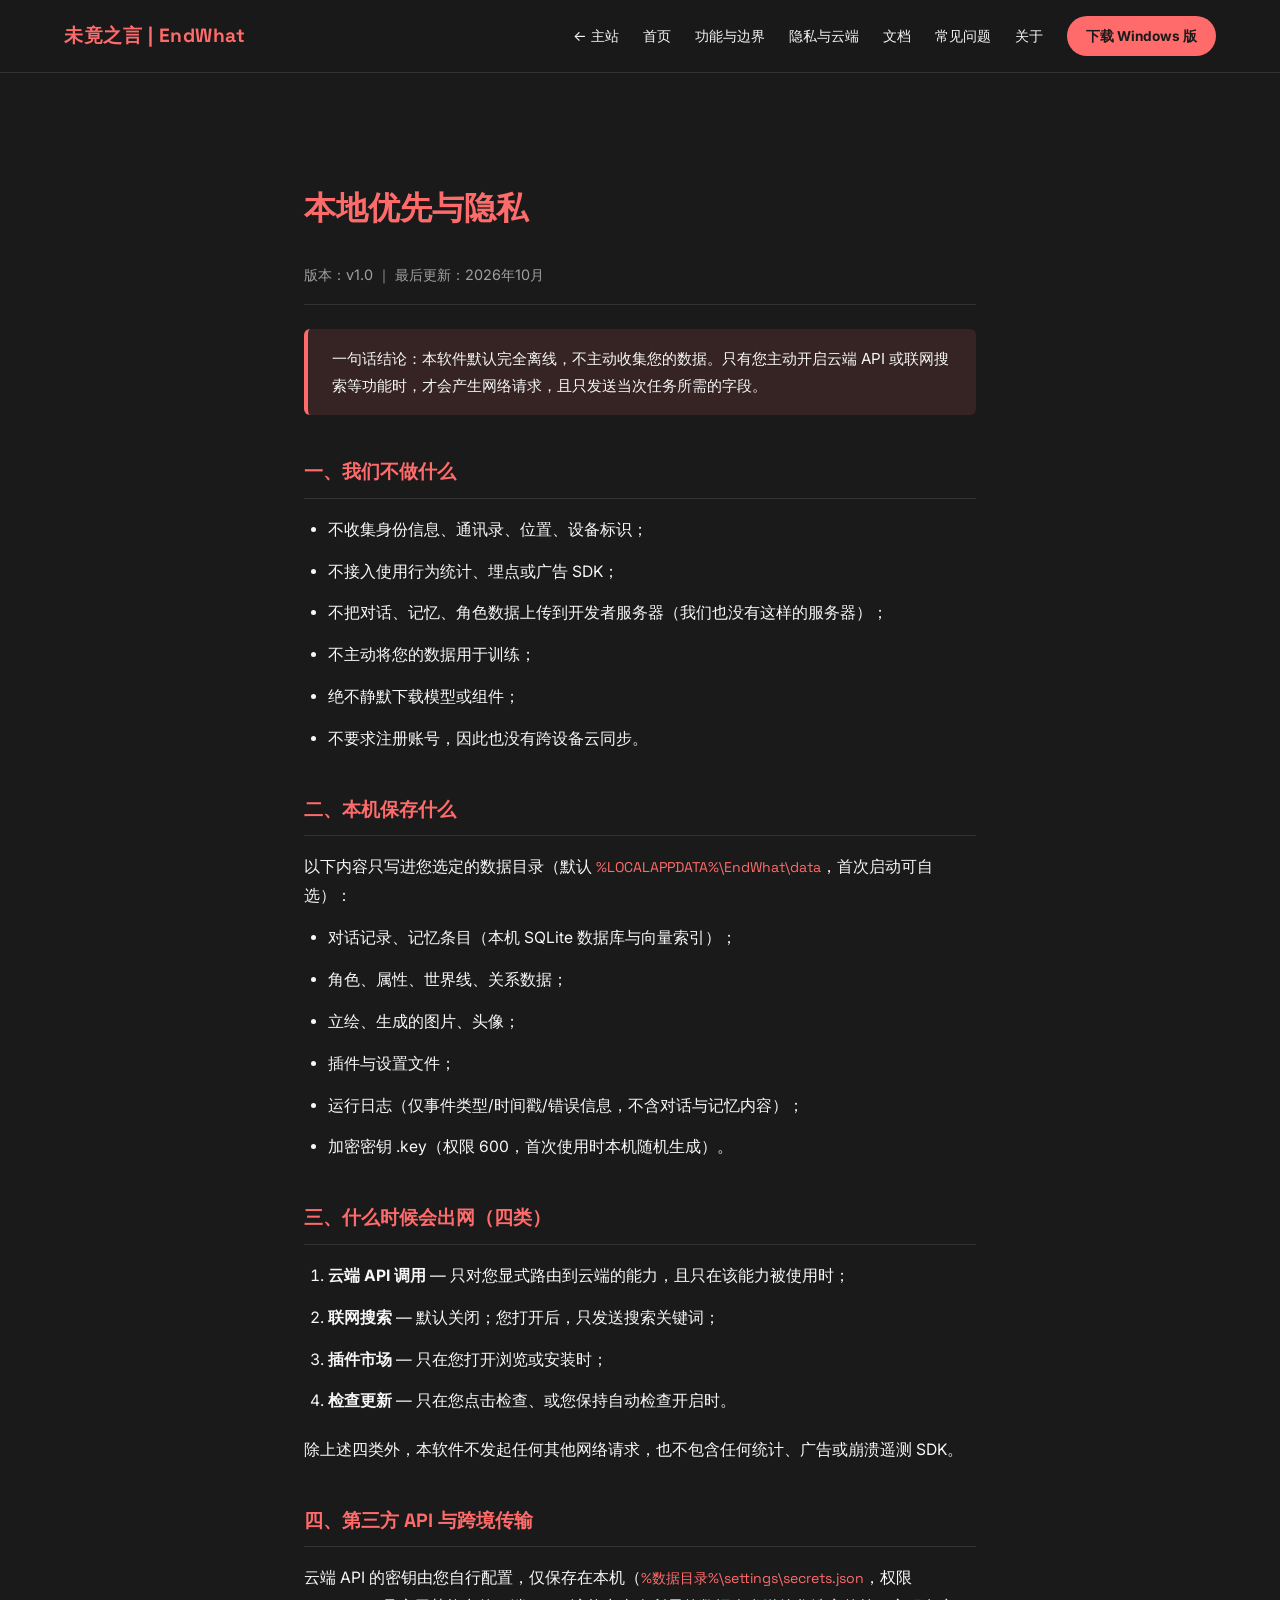
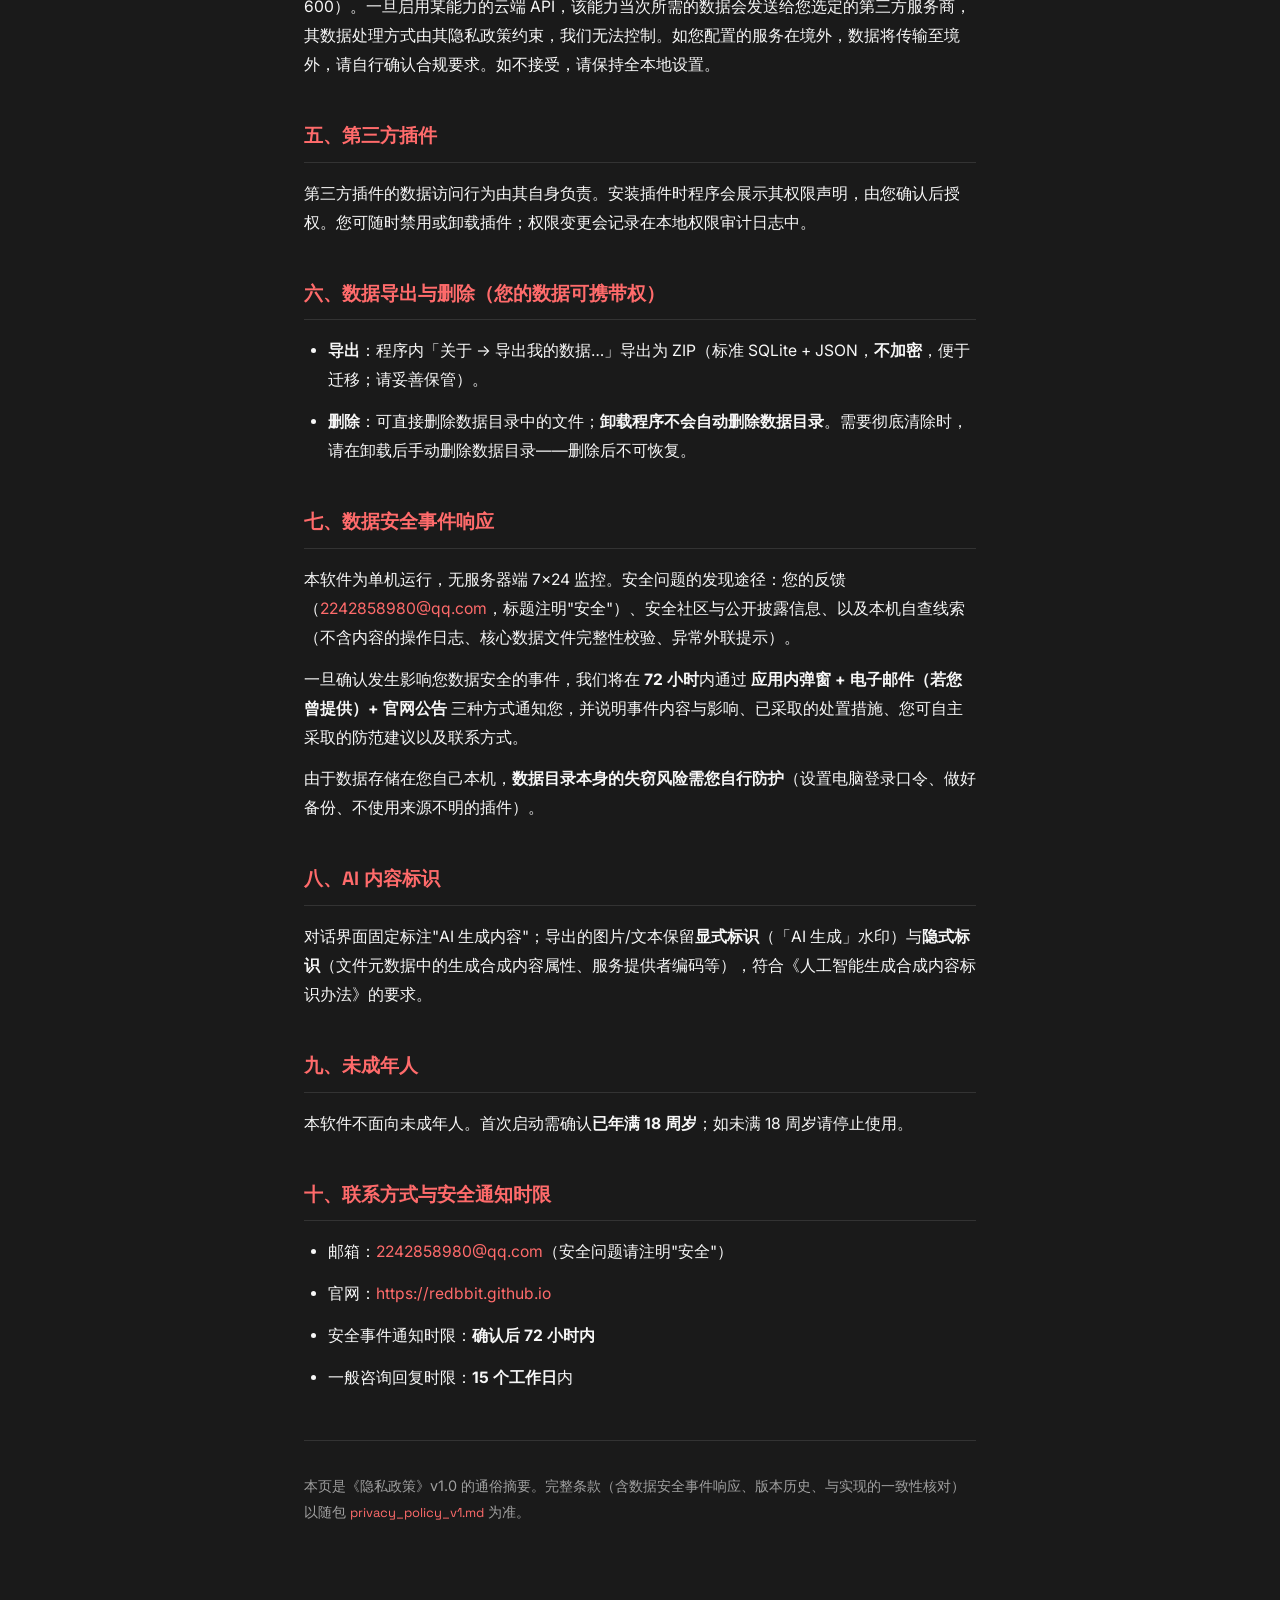
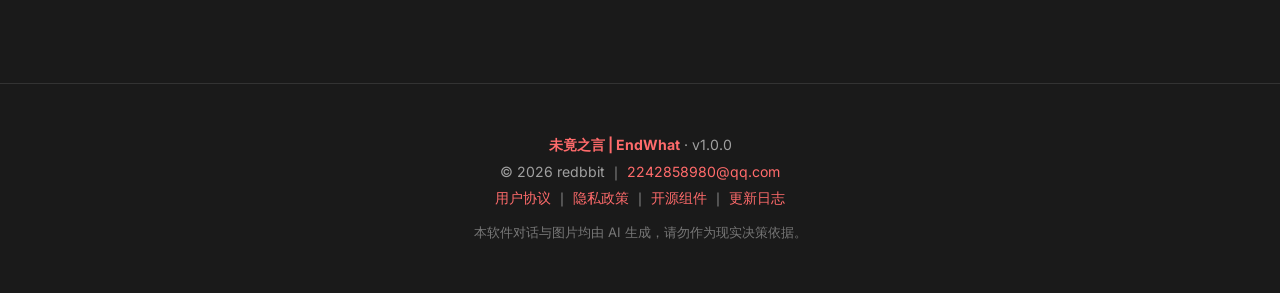
<file: privacy.html>
<!DOCTYPE html>
<html lang="zh-CN">
<head>
<meta charset="UTF-8">
<meta name="viewport" content="width=device-width, initial-scale=1.0">
<title>本地优先与隐私 · 未竟之言</title>
<meta name="description" content="不收集、不上传、加密存储；四类联网行为逐条公开；第三方 API 与跨境传输如实告知；数据可导出可彻底删除。">
<link rel="stylesheet" href="style.css">
<link href="https://fonts.googleapis.com/css2?family=Inter:wght@300;400;700&family=Space+Grotesk:wght@400;700&display=swap" rel="stylesheet">
</head>
<body>

<nav class="navbar">
    <a href="https://redbbit.github.io" class="logo" title="返回主站">未竟之言 | EndWhat</a>
    <div class="nav-links">
        <a href="https://redbbit.github.io">← 主站</a>
<a href="index.html">首页</a>
        <a href="features.html">功能与边界</a>
        <a href="privacy.html">隐私与云端</a>
        <a href="docs.html">文档</a>
        <a href="faq.html">常见问题</a>
        <a href="about.html">关于</a>
        <a href="download.html" class="btn-nav">下载 Windows 版</a>
    </div>
</nav>

<section class="section mt-nav section-narrow">
    <h2 class="section-title">本地优先与隐私</h2>
    <p class="legal-meta">版本：v1.0 ｜ 最后更新：2026年10月</p>
    <p class="legal-notice">一句话结论：本软件默认完全离线，不主动收集您的数据。只有您主动开启云端 API 或联网搜索等功能时，才会产生网络请求，且只发送当次任务所需的字段。</p>

    <div class="legal-content">
        <h3>一、我们不做什么</h3>
        <ul>
            <li>不收集身份信息、通讯录、位置、设备标识；</li>
            <li>不接入使用行为统计、埋点或广告 SDK；</li>
            <li>不把对话、记忆、角色数据上传到开发者服务器（我们也没有这样的服务器）；</li>
            <li>不主动将您的数据用于训练；</li>
            <li>绝不静默下载模型或组件；</li>
            <li>不要求注册账号，因此也没有跨设备云同步。</li>
        </ul>

        <h3>二、本机保存什么</h3>
        <p>以下内容只写进您选定的数据目录（默认 <code>%LOCALAPPDATA%\EndWhat\data</code>，首次启动可自选）：</p>
        <ul>
            <li>对话记录、记忆条目（本机 SQLite 数据库与向量索引）；</li>
            <li>角色、属性、世界线、关系数据；</li>
            <li>立绘、生成的图片、头像；</li>
            <li>插件与设置文件；</li>
            <li>运行日志（仅事件类型/时间戳/错误信息，不含对话与记忆内容）；</li>
            <li>加密密钥 .key（权限 600，首次使用时本机随机生成）。</li>
        </ul>

        <h3>三、什么时候会出网（四类）</h3>
        <ol>
            <li><strong>云端 API 调用</strong> — 只对您显式路由到云端的能力，且只在该能力被使用时；</li>
            <li><strong>联网搜索</strong> — 默认关闭；您打开后，只发送搜索关键词；</li>
            <li><strong>插件市场</strong> — 只在您打开浏览或安装时；</li>
            <li><strong>检查更新</strong> — 只在您点击检查、或您保持自动检查开启时。</li>
        </ol>
        <p>除上述四类外，本软件不发起任何其他网络请求，也不包含任何统计、广告或崩溃遥测 SDK。</p>

        <h3>四、第三方 API 与跨境传输</h3>
        <p>云端 API 的密钥由您自行配置，仅保存在本机（<code>%数据目录%\settings\secrets.json</code>，权限 600）。一旦启用某能力的云端 API，该能力当次所需的数据会发送给您选定的第三方服务商，其数据处理方式由其隐私政策约束，我们无法控制。如您配置的服务在境外，数据将传输至境外，请自行确认合规要求。如不接受，请保持全本地设置。</p>

        <h3>五、第三方插件</h3>
        <p>第三方插件的数据访问行为由其自身负责。安装插件时程序会展示其权限声明，由您确认后授权。您可随时禁用或卸载插件；权限变更会记录在本地权限审计日志中。</p>

        <h3>六、数据导出与删除（您的数据可携带权）</h3>
        <ul>
            <li><strong>导出</strong>：程序内「关于 → 导出我的数据…」导出为 ZIP（标准 SQLite + JSON，<strong>不加密</strong>，便于迁移；请妥善保管）。</li>
            <li><strong>删除</strong>：可直接删除数据目录中的文件；<strong>卸载程序不会自动删除数据目录</strong>。需要彻底清除时，请在卸载后手动删除数据目录——删除后不可恢复。</li>
        </ul>

        <h3>七、数据安全事件响应</h3>
        <p>本软件为单机运行，无服务器端 7×24 监控。安全问题的发现途径：您的反馈（<a href="mailto:2242858980@qq.com">2242858980@qq.com</a>，标题注明"安全"）、安全社区与公开披露信息、以及本机自查线索（不含内容的操作日志、核心数据文件完整性校验、异常外联提示）。</p>
        <p>一旦确认发生影响您数据安全的事件，我们将在 <strong>72 小时</strong>内通过 <strong>应用内弹窗 + 电子邮件（若您曾提供）+ 官网公告</strong> 三种方式通知您，并说明事件内容与影响、已采取的处置措施、您可自主采取的防范建议以及联系方式。</p>
        <p>由于数据存储在您自己本机，<strong>数据目录本身的失窃风险需您自行防护</strong>（设置电脑登录口令、做好备份、不使用来源不明的插件）。</p>

        <h3>八、AI 内容标识</h3>
        <p>对话界面固定标注"AI 生成内容"；导出的图片/文本保留<strong>显式标识</strong>（「AI 生成」水印）与<strong>隐式标识</strong>（文件元数据中的生成合成内容属性、服务提供者编码等），符合《人工智能生成合成内容标识办法》的要求。</p>

        <h3>九、未成年人</h3>
        <p>本软件不面向未成年人。首次启动需确认<strong>已年满 18 周岁</strong>；如未满 18 周岁请停止使用。</p>

        <h3>十、联系方式与安全通知时限</h3>
        <ul>
            <li>邮箱：<a href="mailto:2242858980@qq.com">2242858980@qq.com</a>（安全问题请注明"安全"）</li>
            <li>官网：<a href="https://redbbit.github.io">https://redbbit.github.io</a></li>
            <li>安全事件通知时限：<strong>确认后 72 小时内</strong></li>
            <li>一般咨询回复时限：<strong>15 个工作日</strong>内</li>
        </ul>

        <p style="margin-top: 3rem; padding-top: 2rem; border-top: 1px solid var(--border); color: var(--text-muted); font-size: 0.9rem;">
            本页是《隐私政策》v1.0 的通俗摘要。完整条款（含数据安全事件响应、版本历史、与实现的一致性核对）以随包 <code>privacy_policy_v1.md</code> 为准。
        </p>
    </div>
</section>

<footer>
    <p><strong style="color: var(--accent);">未竟之言 | EndWhat</strong> · v1.0.0</p>
    <p>© 2026 redbbit ｜ <a href="mailto:2242858980@qq.com">2242858980@qq.com</a></p>
    <p><a href="terms.html">用户协议</a> ｜ <a href="privacy.html">隐私政策</a> ｜ <a href="about.html">开源组件</a> ｜ <a href="changelog.html">更新日志</a></p>
    <p class="footer-note">本软件对话与图片均由 AI 生成，请勿作为现实决策依据。</p>
</footer>

<script src="script.js"></script>
<!-- FX32-START -->
<style>
/* == FX32-START == 与 每日简报 v3.6 同源的菱形拖尾 + 点击涟漪，注入块请勿手改 == */
/* ===== 鼠标特效（v2.2）=====
   菱形星点轨迹：5-11px 常规菱 + 偶发 13-17px 彗星菱（强辉光），同屏上限 40
   鼠标处不放任何常驻图形
   点击：菱形多层涟漪（见下），无任何圆形 */
/* v3.5：星点不再用 box-shadow 做光晕。
   blur 阴影每帧都要重新模糊，鼠标划快点就是十几颗同时在模糊，2x 屏上直接掉帧；
   改用"提亮底色 + 一圈硬边"，观感接近，成本为零。 */
/* v3.6：光晕仍不用 blur，但颜色回到珊瑚色域。
   v3.5 让 glow/lite/comet 大量混白、comet 直接纯白，小尺寸下看起来就是一块灰白，
   现在改成"主色 → 加一点白 → 浅粉"，全都在红粉轴上，深色底上不会再发灰 */
.trail-star{position:fixed;top:0;left:0;border-radius:0;pointer-events:none;z-index:86;
  background:var(--fx-accent,#ff6b6b);animation:starFade var(--life,.5s) ease-out forwards;
  will-change:transform,opacity}
.trail-star.glow{background:color-mix(in srgb,var(--fx-accent,#ff6b6b) 76%,#fff)}
.trail-star.lite{background:color-mix(in srgb,var(--fx-accent,#ff6b6b) 52%,#fff)}
.trail-star.comet{background:var(--fx-accent-lit,#ffa8a8);
  box-shadow:0 0 0 1.5px color-mix(in srgb,var(--fx-accent,#ff6b6b) 52%,transparent)}
@keyframes starFade{
  from{transform:translate(0,0) rotate(var(--rot,45deg)) scale(0);opacity:0}
  18%{transform:translate(calc(var(--dx)*.16),calc(var(--dy)*.16)) rotate(calc(var(--rot,45deg) + var(--spin,0deg)*.18)) scale(1);opacity:.85}
  60%{opacity:.45}
  to{transform:translate(var(--dx),var(--dy)) rotate(calc(var(--rot,45deg) + var(--spin,0deg))) scale(.12);opacity:0}
}
#top3Slot{perspective:700px}
.top3.appear{transition:transform .2s var(--ease)}

/* ===== 点击涟漪（v3.6 关自旋 + 预计算位移）=====
   结构：中心实心菱（由小到大，撑满后淡出）→ 十字四芒
        → 四道菱框（先大、再依次收到最紧，最后一起外扩）
        → 两波菱形碎片：第一波 0ms（5 颗）、第二波 75ms（3 颗），全部 ≤6px，朝向固定着飞远（v3.6 关掉自旋）
        → 细碎屑火花（同样两波 4 + 3）。
   关键做法：
   1) 菱框恒为 rotate(45deg)，内层 <i> 只做 transform:scale（v3.5 起不再用 width/height 动画，
      那是每帧一次 layout + 描边重绘）；四道框用 --rd 依次延迟 0/.03/.06/.09s，
      先"由里到外依次收紧"，再一起外扩；
   2) 碎片轮廓用【非对称四边形】而不是标准钻石：四个顶点错开（50/0、100/44、48/100、0/56），
      形状本身就是歪的，静止朝向也不会被看成方块；v3.6 起不再自旋，只保留固定的随机朝向 --a0；
   3) 尺寸关键帧：.3 → 1.5（先变大一点）→ 之后单调减小到 0，同时透明度一路降；
   4) 两波靠 --dl（0 / .075s）分开，波内各自再错峰 0~50ms，避免同步排成一圈；
   5) 范围：菱框最大 92px，碎片最远 76px，整团约 80px 半径。 */
.rip{position:fixed;left:0;top:0;width:0;height:0;pointer-events:none;z-index:95;
  contain:layout style}   /* v3.5：把重排/样式计算锁死在这棵子树里，不波及整页 */
/* v3.5：全部动画元素提前声明 will-change，浏览器在点击瞬间就为它们各建一层合成层，
   之后每帧只有 transform/opacity 变化，走合成器，不再逐帧重栅格化 clip-path 轮廓 */
.rip>*{position:absolute;left:0;top:0;border-radius:0;opacity:0;will-change:transform,opacity}

.rip-core{width:16px;height:16px;margin:-8px 0 0 -8px;
  background:color-mix(in srgb,var(--fx-accent,#ff6b6b) 24%,#fff);
  clip-path:polygon(50% 0,100% 50%,50% 100%,0 50%);
  animation:ripCore .32s cubic-bezier(.16,.86,.28,1) both}
@keyframes ripCore{
  0%{transform:scale(.16);opacity:0}
  14%{opacity:1}
  52%{transform:scale(1);opacity:1}
  80%{transform:scale(1.12);opacity:1}   /* 一直保持满不透明，避免中途变成灰块 */
  100%{transform:scale(1.3);opacity:0}}

/* v3.5 大改：菱框不再用 width/height 动画。
   旧做法每帧都改元素尺寸 = 每帧一次 layout + 一次描边重绘，2x 屏上就是肉眼可见的一顿一顿。
   现在外层尺寸固定为最大尺寸 --w1、只负责定位和 45° 旋转，内层 <i> 只做 transform:scale，
   全程走合成器；描边粗细随 scale 天然变化（收到最紧时线最细），比 border-width 动画还省。
   scale 换算：--s0 = w0/w1（起始略大）、--sm = ws/w1（最紧）。 */
.rip-ring{width:var(--w1,44px);height:var(--w1,44px);
  /* opacity 必须在容器上放开：透明度动画已经交给内层 <i>，容器若仍继承 .rip>* 的 0 就整块隐形 */
  opacity:1;
  transform:translate(-50%,-50%) rotate(45deg)}
.rip-ring>i{display:block;box-sizing:border-box;width:100%;height:100%;
  border:var(--bw,1px) solid var(--fx-accent,#ff6b6b);
  transform-origin:50% 50%;
  /* 两段分开动：先各自按 --rd 依次收紧（both），再从 .43s 同时一起往外推
     （forwards —— 若用 both，延迟期会 backwards 填成最紧尺寸，把第一段盖掉） */
  animation:ringPull .34s cubic-bezier(.26,.6,.28,1) var(--rd,0s) both,
            ringPush .3s cubic-bezier(.4,.66,.3,1) .43s forwards}
.rip-ring.r2>i{border-color:color-mix(in srgb,var(--fx-accent,#ff6b6b) 34%,#fff)}
.rip-ring.r3>i{border-style:dashed;border-color:var(--fx-accent,#ff6b6b)}
.rip-ring.r4>i{border-color:color-mix(in srgb,var(--fx-accent,#ff6b6b) 55%,#fff)}
/* 聚焦段：从略大的 s0 收到最紧的 sm，线同步变细 */
@keyframes ringPull{
  0%{transform:scale(var(--s0,1.09));opacity:0}
  6%{opacity:var(--op,.92)}
  100%{transform:scale(var(--sm,.61));opacity:var(--op,.92)}}
/* 放开段：四道框同一时刻起跑，一起扩到 1 倍并淡出 */
@keyframes ringPush{
  0%{transform:scale(var(--sm,.61));opacity:var(--op,.92)}
  100%{transform:scale(1);opacity:0}}
/* 菱形碎片（两波共用同一套关键帧，靠 --dl 与尺寸/距离拉开层次）：
   0% 从中心极小处起爆 → 20% 胀到 1.5 倍 → 之后一路缩着飞远淡出。
   v3.6：自旋彻底关掉（原来每颗 70~140°，用户反馈整段飞散都在掉帧）。
   rotate 只保留一个随机但固定的朝向 --a0，全程不变 —— 旋转量恒定后，
   合成层里的纹理可以直接复用，不必逐帧重新栅格化这个 clip-path 轮廓。
   位移的四段插值点改成预计算变量（--dx1/--dx2/--dx3 与对应 y），
   关键帧里不再有 calc(var(--dx) * .45) 这种每帧重算的表达式。 */
.rip-dia{background:color-mix(in srgb,var(--fx-accent,#ff6b6b) 42%,#fff);
  clip-path:polygon(50% 0,100% 44%,48% 100%,0 56%);   /* 歪菱形：静止朝向也不会看成正方形 */
  animation:ripDia var(--dur,.7s) cubic-bezier(.12,.7,.24,1) var(--dl,0s) both}
@keyframes ripDia{
  0%{transform:translate(0,0) rotate(var(--a0,0deg)) scale(.3);opacity:0}
  5%{opacity:1}
  20%{transform:translate(var(--dx1,0),var(--dy1,0)) rotate(var(--a0,0deg)) scale(1.5)}
  48%{transform:translate(var(--dx2,0),var(--dy2,0)) rotate(var(--a0,0deg)) scale(1.05);opacity:.95}
  76%{transform:translate(var(--dx3,0),var(--dy3,0)) rotate(var(--a0,0deg)) scale(.6);opacity:.7}
  100%{transform:translate(var(--dx),var(--dy)) rotate(var(--a0,0deg)) scale(.02);opacity:0}}

/* 中心四芒闪：点击瞬间的高光点，两根细光条十字交叉 */
.rip-star{width:2px;height:30px;margin:-15px 0 0 -1px;
  background:linear-gradient(to bottom,transparent,color-mix(in srgb,var(--fx-accent,#ff6b6b) 12%,#fff) 42%,
    #fff 50%,color-mix(in srgb,var(--fx-accent,#ff6b6b) 12%,#fff) 58%,transparent);
  animation:ripStar .32s cubic-bezier(.2,.8,.3,1) both}
.rip-star.h{width:30px;height:2px;margin:-1px 0 0 -15px;
  background:linear-gradient(to right,transparent,color-mix(in srgb,var(--fx-accent,#ff6b6b) 12%,#fff) 42%,
    #fff 50%,color-mix(in srgb,var(--fx-accent,#ff6b6b) 12%,#fff) 58%,transparent)}
@keyframes ripStar{
  0%{transform:scale(.15);opacity:0}
  28%{transform:scale(1);opacity:1}
  100%{transform:scale(1.75);opacity:0}}

/* 细碎屑：跟着两波碎片一起走，走得更快、散得更开一点 */
.rip-spark{background:color-mix(in srgb,var(--fx-accent,#ff6b6b) 70%,#fff);
  clip-path:polygon(50% 0,100% 50%,50% 100%,0 50%);
  animation:ripSpark .62s cubic-bezier(.14,.68,.3,1) var(--dl,0s) both}
@keyframes ripSpark{
  0%{transform:translate(0,0) rotate(0deg) scale(.5);opacity:0}
  12%{opacity:.95}
  100%{transform:translate(var(--dx),var(--dy)) rotate(16deg) scale(.12);opacity:0}}

/* 浅色底上珊瑚色线条偏淡：v3.3 起不再给整个 .rip 套 filter
   （对 20 多个节点的子树整体做滤镜，每次点击都要重建离屏缓冲，一按就掉帧），
   改成给各元素底色直接混深色，观感一致但零额外开销 */
html[data-theme="light"] .rip-ring>i{border-color:color-mix(in srgb,var(--fx-accent,#ff6b6b) 84%,#16181d)}
html[data-theme="light"] .rip-star{opacity:.9}
html[data-theme="light"] .rip-core{background:color-mix(in srgb,var(--fx-accent,#ff6b6b) 62%,#fff)}
html[data-theme="light"] .rip-dia{background:color-mix(in srgb,var(--fx-accent,#ff6b6b) 78%,#fff)}
html[data-theme="light"] .rip-spark{background:color-mix(in srgb,var(--fx-accent,#ff6b6b) 80%,#fff)}
</style>
<script>
  /* ================= 鼠标特效（v2.1） =================
     菱形星点轨迹：常规菱 5-11px + 偶发彗星菱 13-17px（强辉光）
     鼠标处不放任何常驻图形（v2.1 移除跟随光点与两颗环绕卫星菱）
     点击涟漪（v3.3）：中心实心菱 → 十字四芒 → 四道菱框 → 两波菱形碎片（0ms / 75ms）→ 细碎屑
     粒子总数从 37 砍到 22（碎片 16→8、碎屑 14→7、星点上限 40→24），并去掉碎片上的 drop-shadow
     性能约定：全程只有一个 document mousemove（passive）；
     prefers-reduced-motion 下整体关闭。 */
(function(){
  'use strict';
  function initFX(){
    var N_MAX_STARS = 24;
    var lastStarX = -99, lastStarY = -99, lastMoveT = 0, streak = 0, starCount = 0;

    /* 单一 mousemove：只做星点散落，热路径不额外挂监听 */
    document.addEventListener('mousemove', function(e){
      var tx = e.clientX, ty = e.clientY;
      var now = performance.now();
      streak = (now - lastMoveT < 180) ? streak + 1 : 0;
      lastMoveT = now;
      var gap = Math.max(4, 10 - streak*.15) * (.55 + Math.random()*.9);
      var mdx = tx - lastStarX, mdy = ty - lastStarY;
      if(mdx*mdx + mdy*mdy > gap*gap && starCount < N_MAX_STARS){
        lastStarX = tx; lastStarY = ty;
        var s = document.createElement('div');
        var roll = Math.random();
        var comet = roll < .08;
        var lite = !comet && roll < .22;
        s.className = 'trail-star' + (comet ? ' comet' : (Math.random() < .3 ? ' glow' : (lite ? ' lite' : '')));
        var sr = comet ? (13 + Math.random()*4) : (5 + Math.random()*6);
        var side = Math.random() < .5 ? -1 : 1;
        var nx = -mdy, ny = mdx;
        var nl = Math.sqrt(nx*nx + ny*ny) || 1;
        var off = 4 + Math.random()*5;
        var r2 = Math.random();
        var life = comet ? (.8 + Math.random()*.5) : (r2 < .62 ? (.24 + Math.random()*.26) : r2 < .9 ? (.55 + Math.random()*.3) : (1 + Math.random()*.35));
        s.style.width = s.style.height = sr.toFixed(1) + 'px';
        s.style.left = (tx - sr/2 + nx/nl*off*side).toFixed(1) + 'px';
        s.style.top = (ty - sr/2 + ny/nl*off*side).toFixed(1) + 'px';
        s.style.setProperty('--life', life.toFixed(2) + 's');
        s.style.setProperty('--rot', [45,135,225,315][Math.floor(Math.random()*4)] + 'deg');
        s.style.setProperty('--spin', (Math.random() < .5 ? -1 : 1) * (60 + Math.random()*360).toFixed(0) + 'deg');
        s.style.setProperty('--dx', (Math.random()*12 - 6).toFixed(1) + 'px');
        s.style.setProperty('--dy', (Math.random()*12 - 6).toFixed(1) + 'px');
        document.body.appendChild(s);
        starCount++;
        s.addEventListener('animationend', function(){ s.remove(); starCount--; });
      }
    }, {passive:true});

    /* 点击涟漪（v3.3）：中心实心菱 + 十字四芒 + 四道聚焦式菱框 + 两波菱形碎片（0ms / 75ms，5 + 3，均 ≤6px）+ 7 细碎屑 */
    document.addEventListener('click', function(e){
      /* 连点时最多同时保留 2 团，超出的先清掉：否则一次狂点会叠出几十层，帧率直线下滑 */
      var live = document.querySelectorAll('.rip');
      if(live.length >= 2){ for(var q = 0; q < live.length - 1; q++){ live[q].remove(); } }
      var r = document.createElement('div');
      r.className = 'rip';
      r.style.left = e.clientX + 'px';
      r.style.top = e.clientY + 'px';
      var i;

      function add(cls, vars){
        var d = document.createElement('div');
        d.className = cls;
        if(vars){ for(var k in vars){ d.style.setProperty(k, vars[k]); } }
        r.appendChild(d);
        return d;
      }
      function rnd(a, b){ return a + Math.random() * (b - a); }

      /* ① 菱形光斑 + 中心四芒闪 */
      add('rip-core');
      add('rip-star');
      add('rip-star h');

      /* ② 四道菱框：由里到外依次收紧（--rd 错峰 0/.04/.08/.12s），再一起往外推
            w0 略大于 w1、ws 收到八成，形成"聚焦 → 放开"的呼吸 */
      /* 四道框：外层尺寸固定为最大尺寸 w1，内层 <i> 只做 scale（s0 = w0/w1 → sm = ws/w1 → 1）
         v3.5 起不再改 width/height，避免每帧重排重绘 */
      function addRing(cls, w1, w0, ws, op, bw, rd){
        var g = add(cls, {
          '--w1': w1 + 'px', '--s0': (w0 / w1).toFixed(3), '--sm': (ws / w1).toFixed(3),
          '--op': op, '--bw': bw + 'px', '--rd': rd
        });
        g.appendChild(document.createElement('i'));
      }
      addRing('rip-ring',    44, 48, 27, '1',   1.8, '0s');
      addRing('rip-ring r2', 60, 66, 37, '.84', 1.2, '.03s');
      addRing('rip-ring r3', 74, 80, 46, '.62', 1,   '.06s');
      addRing('rip-ring r4', 88, 92, 55, '.5',  1,   '.09s');

      /* ③ 两波菱形碎片：第一波 0ms 起爆（5 颗，大而飞得远），第二波 75ms 跟上（3 颗，小而转得多）
            v3.3 把粒子砍半（16 → 8）：角度均分 + 抖动 + 距离带拉开，8 颗已经足够铺满一圈，
            再多只是互相重叠、互相抢电机 */
      for(i = 0; i < 8; i++){
        var w2 = i >= 5;
        var n = w2 ? 3 : 5;
        var idx = w2 ? i - 5 : i;
        var ang = (Math.PI * 2 / n) * idx + (w2 ? Math.PI / n : 0) + rnd(-.34, .34);
        var dist = w2 ? rnd(40, 62) : rnd(52, 76);
        /* 位移的四个插值点预先算好：关键帧里只写 var()，省掉每帧重算 calc */
        var dx = Math.cos(ang) * dist, dy = Math.sin(ang) * dist;
        var d = add('rip-dia', {
          '--dl': ((w2 ? .075 : 0) + rnd(0, w2 ? .045 : .05)).toFixed(3) + 's',
          '--dur': rnd(w2 ? .72 : .66, w2 ? .8 : .74).toFixed(2) + 's',
          '--dx': dx.toFixed(1) + 'px', '--dy': dy.toFixed(1) + 'px',
          '--dx1': (dx * .45).toFixed(1) + 'px', '--dy1': (dy * .45).toFixed(1) + 'px',
          '--dx2': (dx * .8).toFixed(1) + 'px',  '--dy2': (dy * .8).toFixed(1) + 'px',
          '--dx3': (dx * .95).toFixed(1) + 'px', '--dy3': (dy * .95).toFixed(1) + 'px',
          /* 只有固定朝向，没有自旋：朝向在 45°±32° 内抖动。
             以前是全角度随机，转到 0/90/180 附近时这颗四边形看起来就是个方块；
             锁在 45° 附近，每颗都是"斜着的菱形"，朝向仍有变化但不会再方块化 */
          '--a0': (45 + rnd(-32, 32)).toFixed(0) + 'deg'
        });
        var sz = w2 ? rnd(3.4, 4.6) : rnd(4.6, 6);
        d.style.width = d.style.height = sz.toFixed(1) + 'px';
        d.style.margin = (-sz/2).toFixed(1) + 'px 0 0 ' + (-sz/2).toFixed(1) + 'px';
      }

      /* ④ 细碎屑：同样两波（0ms 4 颗 / 75ms 3 颗），走得更快、散得更开 */
      for(i = 0; i < 7; i++){
        var s2 = i >= 4;
        var a2 = Math.random() * Math.PI * 2, d2 = s2 ? rnd(34, 56) : rnd(44, 74);
        var sp = add('rip-spark', {
          '--dl': s2 ? '.075s' : '0s',
          '--dx': (Math.cos(a2) * d2).toFixed(1) + 'px',
          '--dy': (Math.sin(a2) * d2).toFixed(1) + 'px'
        });
        var ss = s2 ? rnd(1.8, 2.6) : rnd(2.2, 3.2);
        sp.style.width = sp.style.height = ss.toFixed(1) + 'px';
        sp.style.margin = (-ss/2).toFixed(1) + 'px 0 0 ' + (-ss/2).toFixed(1) + 'px';
      }

      document.body.appendChild(r);
      setTimeout(function(){ r.remove(); }, 1050);
    });
  }
  var reduced = matchMedia('(prefers-reduced-motion: reduce)').matches;
  if(!reduced){ initFX(); }
})();
</script>
<!-- FX32-END -->
</body>
</html>
</file>
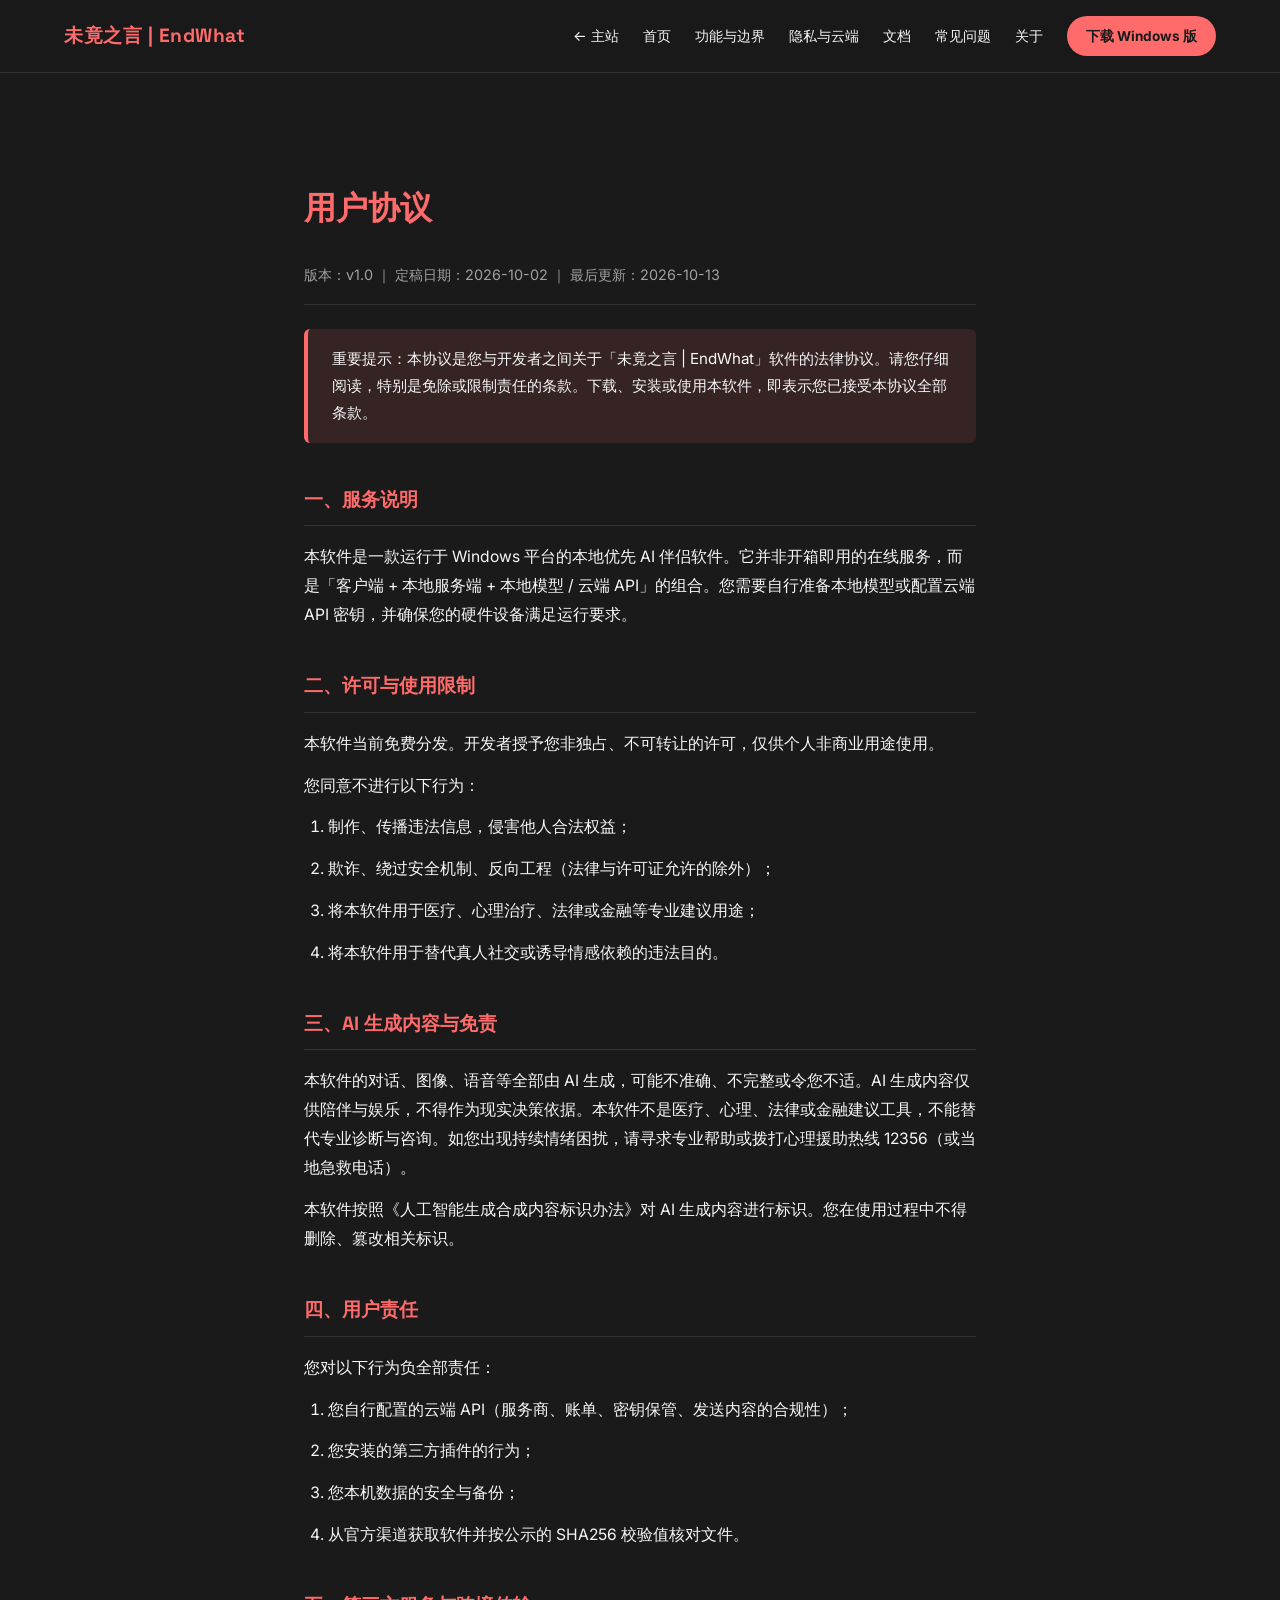
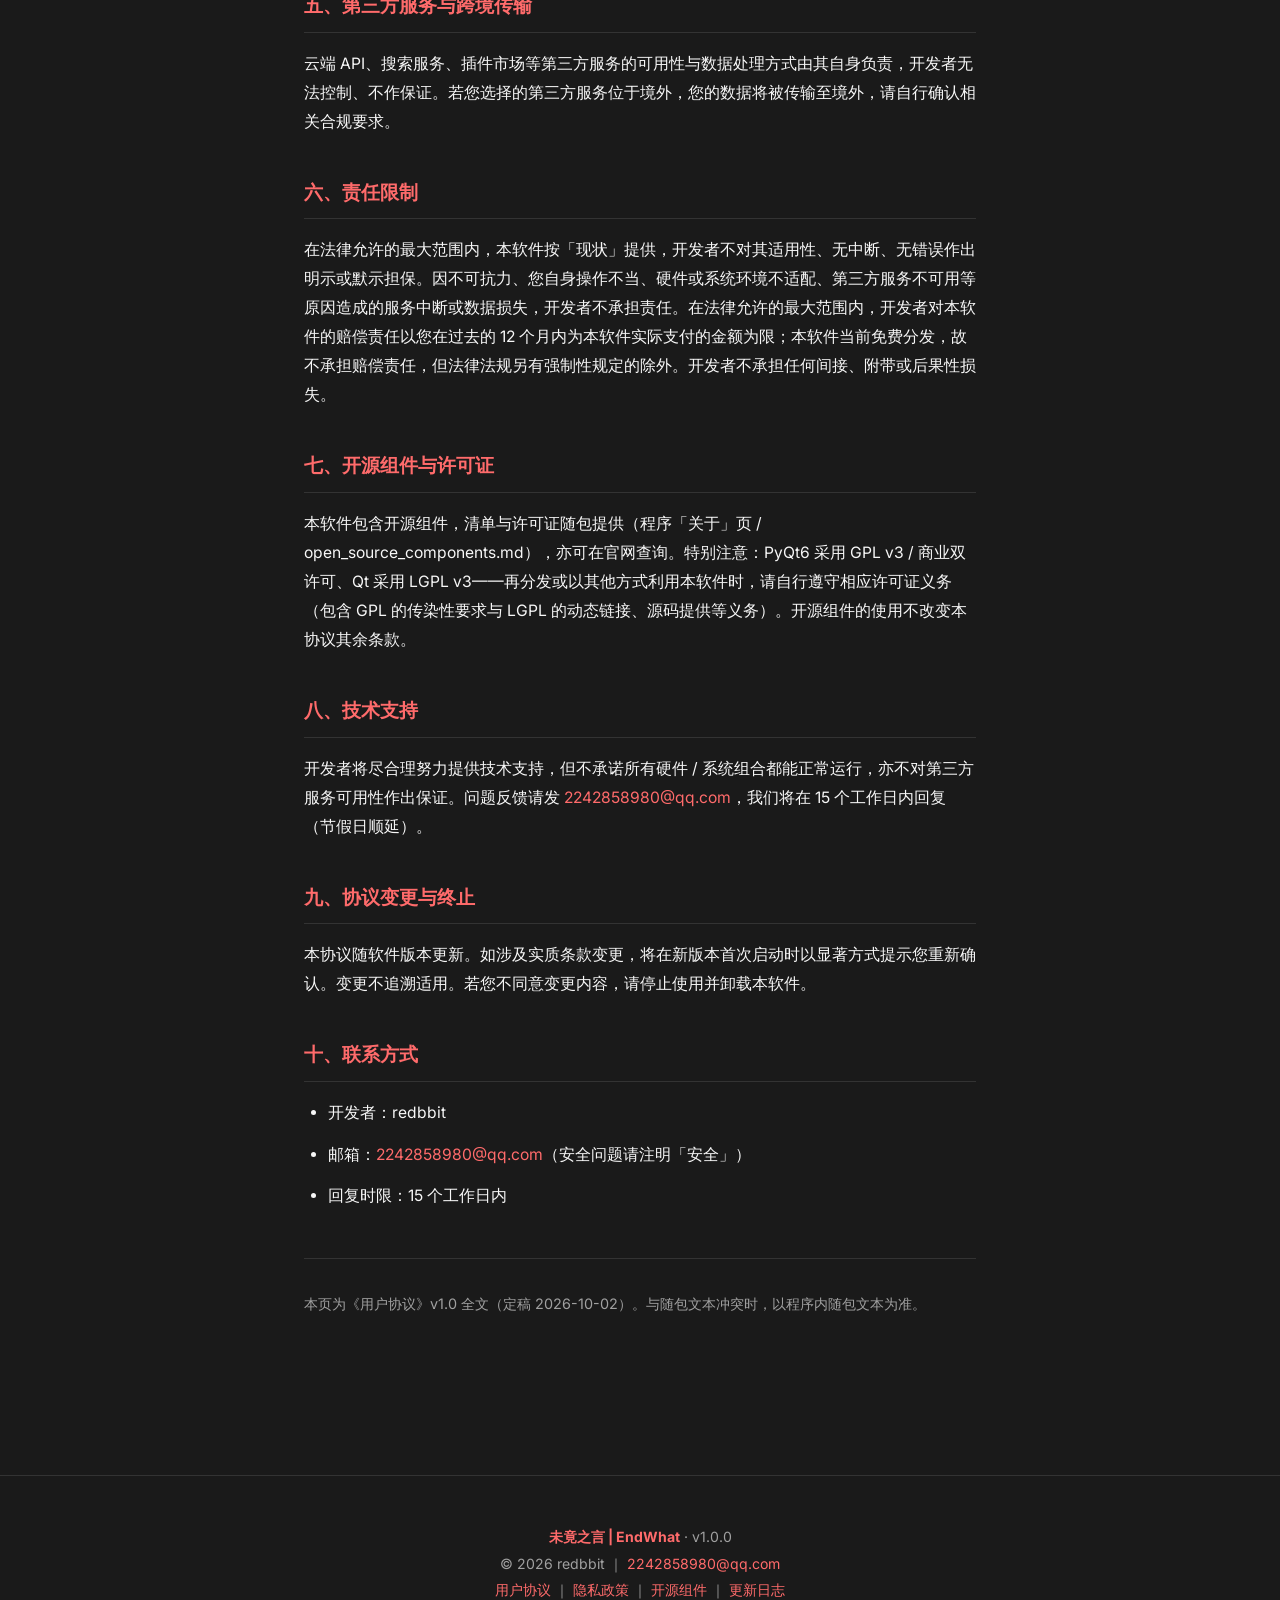
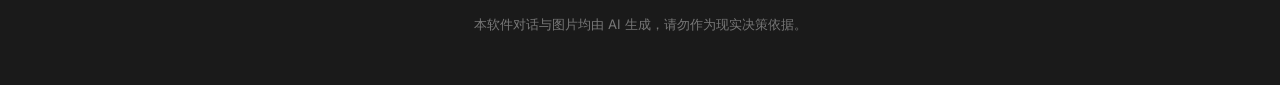
<file: terms.html>
<!DOCTYPE html>
<html lang="zh-CN">
<head>
<meta charset="UTF-8">
<meta name="viewport" content="width=device-width, initial-scale=1.0">
<title>用户协议 · 未竟之言</title>
<meta name="description" content="未竟之言 | EndWhat 用户协议 v1.0。">
<link rel="stylesheet" href="style.css">
<link href="https://fonts.googleapis.com/css2?family=Inter:wght@300;400;700&family=Space+Grotesk:wght@400;700&display=swap" rel="stylesheet">
</head>
<body>

<nav class="navbar">
    <a href="https://redbbit.github.io" class="logo" title="返回主站">未竟之言 | EndWhat</a>
    <div class="nav-links">
        <a href="https://redbbit.github.io">← 主站</a>
<a href="index.html">首页</a>
        <a href="features.html">功能与边界</a>
        <a href="privacy.html">隐私与云端</a>
        <a href="docs.html">文档</a>
        <a href="faq.html">常见问题</a>
        <a href="about.html">关于</a>
        <a href="download.html" class="btn-nav">下载 Windows 版</a>
    </div>
</nav>

<section class="section mt-nav section-narrow">
    <h2 class="section-title">用户协议</h2>
    <p class="legal-meta">版本：v1.0 ｜ 定稿日期：2026-10-02 ｜ 最后更新：2026-10-13</p>
    <p class="legal-notice">重要提示：本协议是您与开发者之间关于「未竟之言 | EndWhat」软件的法律协议。请您仔细阅读，特别是免除或限制责任的条款。下载、安装或使用本软件，即表示您已接受本协议全部条款。</p>

    <div class="legal-content">
        <h3>一、服务说明</h3>
        <p>本软件是一款运行于 Windows 平台的本地优先 AI 伴侣软件。它并非开箱即用的在线服务，而是「客户端 + 本地服务端 + 本地模型 / 云端 API」的组合。您需要自行准备本地模型或配置云端 API 密钥，并确保您的硬件设备满足运行要求。</p>

        <h3>二、许可与使用限制</h3>
        <p>本软件当前免费分发。开发者授予您非独占、不可转让的许可，仅供个人非商业用途使用。</p>
        <p>您同意不进行以下行为：</p>
        <ol>
            <li>制作、传播违法信息，侵害他人合法权益；</li>
            <li>欺诈、绕过安全机制、反向工程（法律与许可证允许的除外）；</li>
            <li>将本软件用于医疗、心理治疗、法律或金融等专业建议用途；</li>
            <li>将本软件用于替代真人社交或诱导情感依赖的违法目的。</li>
        </ol>

        <h3>三、AI 生成内容与免责</h3>
        <p>本软件的对话、图像、语音等全部由 AI 生成，可能不准确、不完整或令您不适。AI 生成内容仅供陪伴与娱乐，不得作为现实决策依据。本软件不是医疗、心理、法律或金融建议工具，不能替代专业诊断与咨询。如您出现持续情绪困扰，请寻求专业帮助或拨打心理援助热线 12356（或当地急救电话）。</p>
        <p>本软件按照《人工智能生成合成内容标识办法》对 AI 生成内容进行标识。您在使用过程中不得删除、篡改相关标识。</p>

        <h3>四、用户责任</h3>
        <p>您对以下行为负全部责任：</p>
        <ol>
            <li>您自行配置的云端 API（服务商、账单、密钥保管、发送内容的合规性）；</li>
            <li>您安装的第三方插件的行为；</li>
            <li>您本机数据的安全与备份；</li>
            <li>从官方渠道获取软件并按公示的 SHA256 校验值核对文件。</li>
        </ol>

        <h3>五、第三方服务与跨境传输</h3>
        <p>云端 API、搜索服务、插件市场等第三方服务的可用性与数据处理方式由其自身负责，开发者无法控制、不作保证。若您选择的第三方服务位于境外，您的数据将被传输至境外，请自行确认相关合规要求。</p>

        <h3>六、责任限制</h3>
        <p>在法律允许的最大范围内，本软件按「现状」提供，开发者不对其适用性、无中断、无错误作出明示或默示担保。因不可抗力、您自身操作不当、硬件或系统环境不适配、第三方服务不可用等原因造成的服务中断或数据损失，开发者不承担责任。在法律允许的最大范围内，开发者对本软件的赔偿责任以您在过去的 12 个月内为本软件实际支付的金额为限；本软件当前免费分发，故不承担赔偿责任，但法律法规另有强制性规定的除外。开发者不承担任何间接、附带或后果性损失。</p>

        <h3>七、开源组件与许可证</h3>
        <p>本软件包含开源组件，清单与许可证随包提供（程序「关于」页 / open_source_components.md），亦可在官网查询。特别注意：PyQt6 采用 GPL v3 / 商业双许可、Qt 采用 LGPL v3——再分发或以其他方式利用本软件时，请自行遵守相应许可证义务（包含 GPL 的传染性要求与 LGPL 的动态链接、源码提供等义务）。开源组件的使用不改变本协议其余条款。</p>

        <h3>八、技术支持</h3>
        <p>开发者将尽合理努力提供技术支持，但不承诺所有硬件 / 系统组合都能正常运行，亦不对第三方服务可用性作出保证。问题反馈请发 <a href="mailto:2242858980@qq.com">2242858980@qq.com</a>，我们将在 15 个工作日内回复（节假日顺延）。</p>

        <h3>九、协议变更与终止</h3>
        <p>本协议随软件版本更新。如涉及实质条款变更，将在新版本首次启动时以显著方式提示您重新确认。变更不追溯适用。若您不同意变更内容，请停止使用并卸载本软件。</p>

        <h3>十、联系方式</h3>
        <ul>
            <li>开发者：redbbit</li>
            <li>邮箱：<a href="mailto:2242858980@qq.com">2242858980@qq.com</a>（安全问题请注明「安全」）</li>
            <li>回复时限：15 个工作日内</li>
        </ul>

        <p style="margin-top: 3rem; padding-top: 2rem; border-top: 1px solid var(--border); color: var(--text-muted); font-size: 0.9rem;">
            本页为《用户协议》v1.0 全文（定稿 2026-10-02）。与随包文本冲突时，以程序内随包文本为准。
        </p>
    </div>
</section>

<footer>
    <p><strong style="color: var(--accent);">未竟之言 | EndWhat</strong> · v1.0.0</p>
    <p>© 2026 redbbit ｜ <a href="mailto:2242858980@qq.com">2242858980@qq.com</a></p>
    <p><a href="terms.html">用户协议</a> ｜ <a href="privacy.html">隐私政策</a> ｜ <a href="about.html">开源组件</a> ｜ <a href="changelog.html">更新日志</a></p>
    <p class="footer-note">本软件对话与图片均由 AI 生成，请勿作为现实决策依据。</p>
</footer>

<script src="script.js"></script>
<!-- FX32-START -->
<style>
/* == FX32-START == 与 每日简报 v3.6 同源的菱形拖尾 + 点击涟漪，注入块请勿手改 == */
/* ===== 鼠标特效（v2.2）=====
   菱形星点轨迹：5-11px 常规菱 + 偶发 13-17px 彗星菱（强辉光），同屏上限 40
   鼠标处不放任何常驻图形
   点击：菱形多层涟漪（见下），无任何圆形 */
/* v3.5：星点不再用 box-shadow 做光晕。
   blur 阴影每帧都要重新模糊，鼠标划快点就是十几颗同时在模糊，2x 屏上直接掉帧；
   改用"提亮底色 + 一圈硬边"，观感接近，成本为零。 */
/* v3.6：光晕仍不用 blur，但颜色回到珊瑚色域。
   v3.5 让 glow/lite/comet 大量混白、comet 直接纯白，小尺寸下看起来就是一块灰白，
   现在改成"主色 → 加一点白 → 浅粉"，全都在红粉轴上，深色底上不会再发灰 */
.trail-star{position:fixed;top:0;left:0;border-radius:0;pointer-events:none;z-index:86;
  background:var(--fx-accent,#ff6b6b);animation:starFade var(--life,.5s) ease-out forwards;
  will-change:transform,opacity}
.trail-star.glow{background:color-mix(in srgb,var(--fx-accent,#ff6b6b) 76%,#fff)}
.trail-star.lite{background:color-mix(in srgb,var(--fx-accent,#ff6b6b) 52%,#fff)}
.trail-star.comet{background:var(--fx-accent-lit,#ffa8a8);
  box-shadow:0 0 0 1.5px color-mix(in srgb,var(--fx-accent,#ff6b6b) 52%,transparent)}
@keyframes starFade{
  from{transform:translate(0,0) rotate(var(--rot,45deg)) scale(0);opacity:0}
  18%{transform:translate(calc(var(--dx)*.16),calc(var(--dy)*.16)) rotate(calc(var(--rot,45deg) + var(--spin,0deg)*.18)) scale(1);opacity:.85}
  60%{opacity:.45}
  to{transform:translate(var(--dx),var(--dy)) rotate(calc(var(--rot,45deg) + var(--spin,0deg))) scale(.12);opacity:0}
}
#top3Slot{perspective:700px}
.top3.appear{transition:transform .2s var(--ease)}

/* ===== 点击涟漪（v3.6 关自旋 + 预计算位移）=====
   结构：中心实心菱（由小到大，撑满后淡出）→ 十字四芒
        → 四道菱框（先大、再依次收到最紧，最后一起外扩）
        → 两波菱形碎片：第一波 0ms（5 颗）、第二波 75ms（3 颗），全部 ≤6px，朝向固定着飞远（v3.6 关掉自旋）
        → 细碎屑火花（同样两波 4 + 3）。
   关键做法：
   1) 菱框恒为 rotate(45deg)，内层 <i> 只做 transform:scale（v3.5 起不再用 width/height 动画，
      那是每帧一次 layout + 描边重绘）；四道框用 --rd 依次延迟 0/.03/.06/.09s，
      先"由里到外依次收紧"，再一起外扩；
   2) 碎片轮廓用【非对称四边形】而不是标准钻石：四个顶点错开（50/0、100/44、48/100、0/56），
      形状本身就是歪的，静止朝向也不会被看成方块；v3.6 起不再自旋，只保留固定的随机朝向 --a0；
   3) 尺寸关键帧：.3 → 1.5（先变大一点）→ 之后单调减小到 0，同时透明度一路降；
   4) 两波靠 --dl（0 / .075s）分开，波内各自再错峰 0~50ms，避免同步排成一圈；
   5) 范围：菱框最大 92px，碎片最远 76px，整团约 80px 半径。 */
.rip{position:fixed;left:0;top:0;width:0;height:0;pointer-events:none;z-index:95;
  contain:layout style}   /* v3.5：把重排/样式计算锁死在这棵子树里，不波及整页 */
/* v3.5：全部动画元素提前声明 will-change，浏览器在点击瞬间就为它们各建一层合成层，
   之后每帧只有 transform/opacity 变化，走合成器，不再逐帧重栅格化 clip-path 轮廓 */
.rip>*{position:absolute;left:0;top:0;border-radius:0;opacity:0;will-change:transform,opacity}

.rip-core{width:16px;height:16px;margin:-8px 0 0 -8px;
  background:color-mix(in srgb,var(--fx-accent,#ff6b6b) 24%,#fff);
  clip-path:polygon(50% 0,100% 50%,50% 100%,0 50%);
  animation:ripCore .32s cubic-bezier(.16,.86,.28,1) both}
@keyframes ripCore{
  0%{transform:scale(.16);opacity:0}
  14%{opacity:1}
  52%{transform:scale(1);opacity:1}
  80%{transform:scale(1.12);opacity:1}   /* 一直保持满不透明，避免中途变成灰块 */
  100%{transform:scale(1.3);opacity:0}}

/* v3.5 大改：菱框不再用 width/height 动画。
   旧做法每帧都改元素尺寸 = 每帧一次 layout + 一次描边重绘，2x 屏上就是肉眼可见的一顿一顿。
   现在外层尺寸固定为最大尺寸 --w1、只负责定位和 45° 旋转，内层 <i> 只做 transform:scale，
   全程走合成器；描边粗细随 scale 天然变化（收到最紧时线最细），比 border-width 动画还省。
   scale 换算：--s0 = w0/w1（起始略大）、--sm = ws/w1（最紧）。 */
.rip-ring{width:var(--w1,44px);height:var(--w1,44px);
  /* opacity 必须在容器上放开：透明度动画已经交给内层 <i>，容器若仍继承 .rip>* 的 0 就整块隐形 */
  opacity:1;
  transform:translate(-50%,-50%) rotate(45deg)}
.rip-ring>i{display:block;box-sizing:border-box;width:100%;height:100%;
  border:var(--bw,1px) solid var(--fx-accent,#ff6b6b);
  transform-origin:50% 50%;
  /* 两段分开动：先各自按 --rd 依次收紧（both），再从 .43s 同时一起往外推
     （forwards —— 若用 both，延迟期会 backwards 填成最紧尺寸，把第一段盖掉） */
  animation:ringPull .34s cubic-bezier(.26,.6,.28,1) var(--rd,0s) both,
            ringPush .3s cubic-bezier(.4,.66,.3,1) .43s forwards}
.rip-ring.r2>i{border-color:color-mix(in srgb,var(--fx-accent,#ff6b6b) 34%,#fff)}
.rip-ring.r3>i{border-style:dashed;border-color:var(--fx-accent,#ff6b6b)}
.rip-ring.r4>i{border-color:color-mix(in srgb,var(--fx-accent,#ff6b6b) 55%,#fff)}
/* 聚焦段：从略大的 s0 收到最紧的 sm，线同步变细 */
@keyframes ringPull{
  0%{transform:scale(var(--s0,1.09));opacity:0}
  6%{opacity:var(--op,.92)}
  100%{transform:scale(var(--sm,.61));opacity:var(--op,.92)}}
/* 放开段：四道框同一时刻起跑，一起扩到 1 倍并淡出 */
@keyframes ringPush{
  0%{transform:scale(var(--sm,.61));opacity:var(--op,.92)}
  100%{transform:scale(1);opacity:0}}
/* 菱形碎片（两波共用同一套关键帧，靠 --dl 与尺寸/距离拉开层次）：
   0% 从中心极小处起爆 → 20% 胀到 1.5 倍 → 之后一路缩着飞远淡出。
   v3.6：自旋彻底关掉（原来每颗 70~140°，用户反馈整段飞散都在掉帧）。
   rotate 只保留一个随机但固定的朝向 --a0，全程不变 —— 旋转量恒定后，
   合成层里的纹理可以直接复用，不必逐帧重新栅格化这个 clip-path 轮廓。
   位移的四段插值点改成预计算变量（--dx1/--dx2/--dx3 与对应 y），
   关键帧里不再有 calc(var(--dx) * .45) 这种每帧重算的表达式。 */
.rip-dia{background:color-mix(in srgb,var(--fx-accent,#ff6b6b) 42%,#fff);
  clip-path:polygon(50% 0,100% 44%,48% 100%,0 56%);   /* 歪菱形：静止朝向也不会看成正方形 */
  animation:ripDia var(--dur,.7s) cubic-bezier(.12,.7,.24,1) var(--dl,0s) both}
@keyframes ripDia{
  0%{transform:translate(0,0) rotate(var(--a0,0deg)) scale(.3);opacity:0}
  5%{opacity:1}
  20%{transform:translate(var(--dx1,0),var(--dy1,0)) rotate(var(--a0,0deg)) scale(1.5)}
  48%{transform:translate(var(--dx2,0),var(--dy2,0)) rotate(var(--a0,0deg)) scale(1.05);opacity:.95}
  76%{transform:translate(var(--dx3,0),var(--dy3,0)) rotate(var(--a0,0deg)) scale(.6);opacity:.7}
  100%{transform:translate(var(--dx),var(--dy)) rotate(var(--a0,0deg)) scale(.02);opacity:0}}

/* 中心四芒闪：点击瞬间的高光点，两根细光条十字交叉 */
.rip-star{width:2px;height:30px;margin:-15px 0 0 -1px;
  background:linear-gradient(to bottom,transparent,color-mix(in srgb,var(--fx-accent,#ff6b6b) 12%,#fff) 42%,
    #fff 50%,color-mix(in srgb,var(--fx-accent,#ff6b6b) 12%,#fff) 58%,transparent);
  animation:ripStar .32s cubic-bezier(.2,.8,.3,1) both}
.rip-star.h{width:30px;height:2px;margin:-1px 0 0 -15px;
  background:linear-gradient(to right,transparent,color-mix(in srgb,var(--fx-accent,#ff6b6b) 12%,#fff) 42%,
    #fff 50%,color-mix(in srgb,var(--fx-accent,#ff6b6b) 12%,#fff) 58%,transparent)}
@keyframes ripStar{
  0%{transform:scale(.15);opacity:0}
  28%{transform:scale(1);opacity:1}
  100%{transform:scale(1.75);opacity:0}}

/* 细碎屑：跟着两波碎片一起走，走得更快、散得更开一点 */
.rip-spark{background:color-mix(in srgb,var(--fx-accent,#ff6b6b) 70%,#fff);
  clip-path:polygon(50% 0,100% 50%,50% 100%,0 50%);
  animation:ripSpark .62s cubic-bezier(.14,.68,.3,1) var(--dl,0s) both}
@keyframes ripSpark{
  0%{transform:translate(0,0) rotate(0deg) scale(.5);opacity:0}
  12%{opacity:.95}
  100%{transform:translate(var(--dx),var(--dy)) rotate(16deg) scale(.12);opacity:0}}

/* 浅色底上珊瑚色线条偏淡：v3.3 起不再给整个 .rip 套 filter
   （对 20 多个节点的子树整体做滤镜，每次点击都要重建离屏缓冲，一按就掉帧），
   改成给各元素底色直接混深色，观感一致但零额外开销 */
html[data-theme="light"] .rip-ring>i{border-color:color-mix(in srgb,var(--fx-accent,#ff6b6b) 84%,#16181d)}
html[data-theme="light"] .rip-star{opacity:.9}
html[data-theme="light"] .rip-core{background:color-mix(in srgb,var(--fx-accent,#ff6b6b) 62%,#fff)}
html[data-theme="light"] .rip-dia{background:color-mix(in srgb,var(--fx-accent,#ff6b6b) 78%,#fff)}
html[data-theme="light"] .rip-spark{background:color-mix(in srgb,var(--fx-accent,#ff6b6b) 80%,#fff)}
</style>
<script>
  /* ================= 鼠标特效（v2.1） =================
     菱形星点轨迹：常规菱 5-11px + 偶发彗星菱 13-17px（强辉光）
     鼠标处不放任何常驻图形（v2.1 移除跟随光点与两颗环绕卫星菱）
     点击涟漪（v3.3）：中心实心菱 → 十字四芒 → 四道菱框 → 两波菱形碎片（0ms / 75ms）→ 细碎屑
     粒子总数从 37 砍到 22（碎片 16→8、碎屑 14→7、星点上限 40→24），并去掉碎片上的 drop-shadow
     性能约定：全程只有一个 document mousemove（passive）；
     prefers-reduced-motion 下整体关闭。 */
(function(){
  'use strict';
  function initFX(){
    var N_MAX_STARS = 24;
    var lastStarX = -99, lastStarY = -99, lastMoveT = 0, streak = 0, starCount = 0;

    /* 单一 mousemove：只做星点散落，热路径不额外挂监听 */
    document.addEventListener('mousemove', function(e){
      var tx = e.clientX, ty = e.clientY;
      var now = performance.now();
      streak = (now - lastMoveT < 180) ? streak + 1 : 0;
      lastMoveT = now;
      var gap = Math.max(4, 10 - streak*.15) * (.55 + Math.random()*.9);
      var mdx = tx - lastStarX, mdy = ty - lastStarY;
      if(mdx*mdx + mdy*mdy > gap*gap && starCount < N_MAX_STARS){
        lastStarX = tx; lastStarY = ty;
        var s = document.createElement('div');
        var roll = Math.random();
        var comet = roll < .08;
        var lite = !comet && roll < .22;
        s.className = 'trail-star' + (comet ? ' comet' : (Math.random() < .3 ? ' glow' : (lite ? ' lite' : '')));
        var sr = comet ? (13 + Math.random()*4) : (5 + Math.random()*6);
        var side = Math.random() < .5 ? -1 : 1;
        var nx = -mdy, ny = mdx;
        var nl = Math.sqrt(nx*nx + ny*ny) || 1;
        var off = 4 + Math.random()*5;
        var r2 = Math.random();
        var life = comet ? (.8 + Math.random()*.5) : (r2 < .62 ? (.24 + Math.random()*.26) : r2 < .9 ? (.55 + Math.random()*.3) : (1 + Math.random()*.35));
        s.style.width = s.style.height = sr.toFixed(1) + 'px';
        s.style.left = (tx - sr/2 + nx/nl*off*side).toFixed(1) + 'px';
        s.style.top = (ty - sr/2 + ny/nl*off*side).toFixed(1) + 'px';
        s.style.setProperty('--life', life.toFixed(2) + 's');
        s.style.setProperty('--rot', [45,135,225,315][Math.floor(Math.random()*4)] + 'deg');
        s.style.setProperty('--spin', (Math.random() < .5 ? -1 : 1) * (60 + Math.random()*360).toFixed(0) + 'deg');
        s.style.setProperty('--dx', (Math.random()*12 - 6).toFixed(1) + 'px');
        s.style.setProperty('--dy', (Math.random()*12 - 6).toFixed(1) + 'px');
        document.body.appendChild(s);
        starCount++;
        s.addEventListener('animationend', function(){ s.remove(); starCount--; });
      }
    }, {passive:true});

    /* 点击涟漪（v3.3）：中心实心菱 + 十字四芒 + 四道聚焦式菱框 + 两波菱形碎片（0ms / 75ms，5 + 3，均 ≤6px）+ 7 细碎屑 */
    document.addEventListener('click', function(e){
      /* 连点时最多同时保留 2 团，超出的先清掉：否则一次狂点会叠出几十层，帧率直线下滑 */
      var live = document.querySelectorAll('.rip');
      if(live.length >= 2){ for(var q = 0; q < live.length - 1; q++){ live[q].remove(); } }
      var r = document.createElement('div');
      r.className = 'rip';
      r.style.left = e.clientX + 'px';
      r.style.top = e.clientY + 'px';
      var i;

      function add(cls, vars){
        var d = document.createElement('div');
        d.className = cls;
        if(vars){ for(var k in vars){ d.style.setProperty(k, vars[k]); } }
        r.appendChild(d);
        return d;
      }
      function rnd(a, b){ return a + Math.random() * (b - a); }

      /* ① 菱形光斑 + 中心四芒闪 */
      add('rip-core');
      add('rip-star');
      add('rip-star h');

      /* ② 四道菱框：由里到外依次收紧（--rd 错峰 0/.04/.08/.12s），再一起往外推
            w0 略大于 w1、ws 收到八成，形成"聚焦 → 放开"的呼吸 */
      /* 四道框：外层尺寸固定为最大尺寸 w1，内层 <i> 只做 scale（s0 = w0/w1 → sm = ws/w1 → 1）
         v3.5 起不再改 width/height，避免每帧重排重绘 */
      function addRing(cls, w1, w0, ws, op, bw, rd){
        var g = add(cls, {
          '--w1': w1 + 'px', '--s0': (w0 / w1).toFixed(3), '--sm': (ws / w1).toFixed(3),
          '--op': op, '--bw': bw + 'px', '--rd': rd
        });
        g.appendChild(document.createElement('i'));
      }
      addRing('rip-ring',    44, 48, 27, '1',   1.8, '0s');
      addRing('rip-ring r2', 60, 66, 37, '.84', 1.2, '.03s');
      addRing('rip-ring r3', 74, 80, 46, '.62', 1,   '.06s');
      addRing('rip-ring r4', 88, 92, 55, '.5',  1,   '.09s');

      /* ③ 两波菱形碎片：第一波 0ms 起爆（5 颗，大而飞得远），第二波 75ms 跟上（3 颗，小而转得多）
            v3.3 把粒子砍半（16 → 8）：角度均分 + 抖动 + 距离带拉开，8 颗已经足够铺满一圈，
            再多只是互相重叠、互相抢电机 */
      for(i = 0; i < 8; i++){
        var w2 = i >= 5;
        var n = w2 ? 3 : 5;
        var idx = w2 ? i - 5 : i;
        var ang = (Math.PI * 2 / n) * idx + (w2 ? Math.PI / n : 0) + rnd(-.34, .34);
        var dist = w2 ? rnd(40, 62) : rnd(52, 76);
        /* 位移的四个插值点预先算好：关键帧里只写 var()，省掉每帧重算 calc */
        var dx = Math.cos(ang) * dist, dy = Math.sin(ang) * dist;
        var d = add('rip-dia', {
          '--dl': ((w2 ? .075 : 0) + rnd(0, w2 ? .045 : .05)).toFixed(3) + 's',
          '--dur': rnd(w2 ? .72 : .66, w2 ? .8 : .74).toFixed(2) + 's',
          '--dx': dx.toFixed(1) + 'px', '--dy': dy.toFixed(1) + 'px',
          '--dx1': (dx * .45).toFixed(1) + 'px', '--dy1': (dy * .45).toFixed(1) + 'px',
          '--dx2': (dx * .8).toFixed(1) + 'px',  '--dy2': (dy * .8).toFixed(1) + 'px',
          '--dx3': (dx * .95).toFixed(1) + 'px', '--dy3': (dy * .95).toFixed(1) + 'px',
          /* 只有固定朝向，没有自旋：朝向在 45°±32° 内抖动。
             以前是全角度随机，转到 0/90/180 附近时这颗四边形看起来就是个方块；
             锁在 45° 附近，每颗都是"斜着的菱形"，朝向仍有变化但不会再方块化 */
          '--a0': (45 + rnd(-32, 32)).toFixed(0) + 'deg'
        });
        var sz = w2 ? rnd(3.4, 4.6) : rnd(4.6, 6);
        d.style.width = d.style.height = sz.toFixed(1) + 'px';
        d.style.margin = (-sz/2).toFixed(1) + 'px 0 0 ' + (-sz/2).toFixed(1) + 'px';
      }

      /* ④ 细碎屑：同样两波（0ms 4 颗 / 75ms 3 颗），走得更快、散得更开 */
      for(i = 0; i < 7; i++){
        var s2 = i >= 4;
        var a2 = Math.random() * Math.PI * 2, d2 = s2 ? rnd(34, 56) : rnd(44, 74);
        var sp = add('rip-spark', {
          '--dl': s2 ? '.075s' : '0s',
          '--dx': (Math.cos(a2) * d2).toFixed(1) + 'px',
          '--dy': (Math.sin(a2) * d2).toFixed(1) + 'px'
        });
        var ss = s2 ? rnd(1.8, 2.6) : rnd(2.2, 3.2);
        sp.style.width = sp.style.height = ss.toFixed(1) + 'px';
        sp.style.margin = (-ss/2).toFixed(1) + 'px 0 0 ' + (-ss/2).toFixed(1) + 'px';
      }

      document.body.appendChild(r);
      setTimeout(function(){ r.remove(); }, 1050);
    });
  }
  var reduced = matchMedia('(prefers-reduced-motion: reduce)').matches;
  if(!reduced){ initFX(); }
})();
</script>
<!-- FX32-END -->
</body>
</html>
</file>
<file: style.css>
/* ========== 全局 ========== */
:root {
    --bg: #1A1A1A;
    --bg-card: #242424;
    --text: #F7F7F7;
    --text-muted: #A0A0A0;
    --accent: #FF6B6B;
    --border: #333333;
}

* { margin: 0; padding: 0; box-sizing: border-box; }
html { scroll-behavior: smooth; }

body {
    background-color: var(--bg);
    color: var(--text);
    font-family: 'Inter', -apple-system, sans-serif;
    line-height: 1.8;
    overflow-x: hidden;
}

h1, h2, h3, h4, .logo {
    font-family: 'Space Grotesk', -apple-system, sans-serif;
    font-weight: 700;
    color: var(--text);
}

a { color: var(--accent); text-decoration: none; }
a:hover { text-decoration: underline; }

/* ========== 导航栏 ========== */
.navbar {
    display: flex;
    justify-content: space-between;
    align-items: center;
    padding: 1rem 5%;
    position: fixed;
    width: 100%;
    top: 0;
    background: rgba(26, 26, 26, 0.92);
    backdrop-filter: blur(12px);
    z-index: 1000;
    border-bottom: 1px solid var(--border);
    flex-wrap: wrap;
    gap: 1rem;
}

.logo {
    font-size: 1.2rem;
    letter-spacing: 0.5px;
    color: var(--accent);
    white-space: nowrap;
}

.nav-links {
    display: flex;
    gap: 1.5rem;
    flex-wrap: wrap;
    align-items: center;
}

.nav-links a {
    color: var(--text);
    font-size: 0.9rem;
    text-decoration: none;
    transition: color 0.2s;
}

.nav-links a:hover { color: var(--accent); }

.btn-nav {
    padding: 0.5rem 1.2rem;
    background: var(--accent);
    color: #1A1A1A !important;
    border-radius: 50px;
    font-weight: 700;
    font-size: 0.85rem !important;
    transition: all 0.2s;
}

.btn-nav:hover {
    background: transparent;
    color: var(--accent) !important;
    box-shadow: 0 0 0 2px var(--accent) inset;
    text-decoration: none;
}

/* ========== 通用 Section ========== */
.section {
    padding: 5rem 5%;
    max-width: 1100px;
    margin: 0 auto;
}

.section-title {
    font-size: 2rem;
    margin-bottom: 1.5rem;
    color: var(--accent);
}

.section-narrow {
    max-width: 800px;
    margin-left: auto;
    margin-right: auto;
}

.mt-nav { margin-top: 100px; }

/* ========== Hero ========== */
.hero {
    min-height: 100vh;
    display: flex;
    flex-direction: column;
    justify-content: center;
    align-items: center;
    text-align: center;
    padding: 120px 5% 60px;
}

.hero-title {
    font-size: 3.5rem;
    line-height: 1.25;
    margin-bottom: 1.5rem;
    letter-spacing: -0.5px;
}

.hero-subtitle {
    font-size: 1.1rem;
    color: var(--text-muted);
    max-width: 700px;
    margin-bottom: 2rem;
}

.hero-badges {
    display: flex;
    gap: 1rem;
    flex-wrap: wrap;
    justify-content: center;
    margin-bottom: 2.5rem;
}

.badge-pill {
    padding: 0.4rem 1rem;
    background: var(--bg-card);
    border: 1px solid var(--border);
    border-radius: 50px;
    font-size: 0.85rem;
    color: var(--text-muted);
}

/* ========== 按钮 ========== */
.btn {
    display: inline-block;
    padding: 0.9rem 2rem;
    border-radius: 50px;
    font-size: 1rem;
    font-weight: 700;
    text-decoration: none;
    transition: all 0.25s;
    cursor: pointer;
    font-family: inherit;
    border: 2px solid transparent;
    text-align: center;
}

.btn-primary {
    background: var(--accent);
    color: #1A1A1A;
    border-color: var(--accent);
}

.btn-primary:hover {
    background: transparent;
    color: var(--accent);
    text-decoration: none;
    transform: translateY(-2px);
}

.btn-outline {
    background: transparent;
    color: var(--text);
    border-color: var(--text);
}

.btn-outline:hover {
    background: var(--text);
    color: var(--bg);
    text-decoration: none;
    transform: translateY(-2px);
}

.btn-row {
    display: flex;
    gap: 1rem;
    justify-content: center;
    flex-wrap: wrap;
}

/* ========== 卡片 ========== */
.grid-2, .grid-3 {
    display: grid;
    gap: 1.5rem;
    margin-top: 1.5rem;
}

.grid-2 { grid-template-columns: repeat(2, 1fr); }
.grid-3 { grid-template-columns: repeat(3, 1fr); }

.card {
    background: var(--bg-card);
    border: 1px solid var(--border);
    border-radius: 14px;
    padding: 1.8rem;
    transition: transform 0.25s, border-color 0.25s;
}

.card:hover {
    transform: translateY(-5px);
    border-color: rgba(255, 107, 107, 0.4);
}

.card-icon {
    font-size: 2rem;
    margin-bottom: 0.8rem;
}

.card h3 {
    font-size: 1.15rem;
    margin-bottom: 0.6rem;
}

.card p {
    color: var(--text-muted);
    font-size: 0.92rem;
    line-height: 1.7;
}

/* ========== 法律/长文页面 ========== */
.legal-meta {
    color: var(--text-muted);
    font-size: 0.9rem;
    margin-bottom: 1.5rem;
    padding-bottom: 1rem;
    border-bottom: 1px solid var(--border);
}

.legal-notice {
    background: rgba(255, 107, 107, 0.12);
    border-left: 4px solid var(--accent);
    padding: 1rem 1.5rem;
    border-radius: 6px;
    margin-bottom: 2rem;
    color: var(--text);
    font-size: 0.95rem;
    line-height: 1.8;
}

.legal-content h3 {
    font-size: 1.2rem;
    color: var(--accent);
    margin: 2.5rem 0 1rem;
    padding-bottom: 0.5rem;
    border-bottom: 1px solid var(--border);
}

.legal-content p,
.legal-content li {
    color: var(--text);
    font-size: 0.98rem;
    line-height: 1.85;
    margin-bottom: 0.8rem;
}

.legal-content ul,
.legal-content ol {
    padding-left: 1.5rem;
    margin-bottom: 1.2rem;
}

/* ========== 折叠块 ========== */
details {
    background: var(--bg-card);
    border: 1px solid var(--border);
    border-radius: 10px;
    margin-bottom: 0.8rem;
    overflow: hidden;
}

details summary {
    padding: 1rem 1.5rem;
    cursor: pointer;
    color: var(--accent);
    font-weight: 700;
    user-select: none;
    list-style: none;
}

details summary::-webkit-details-marker { display: none; }
details summary::before { content: "▸ "; }
details[open] summary::before { content: "▾ "; }
details summary:hover { background: rgba(255, 255, 255, 0.03); }

details > *:not(summary) {
    padding: 0 1.5rem;
}

details > *:last-child {
    padding-bottom: 1.5rem;
}

details ul, details ol {
    padding-left: 3rem;
    padding-right: 1.5rem;
    color: var(--text);
}

details ul li, details ol li { margin-bottom: 0.5rem; }

/* ========== 表格 ========== */
.info-table {
    width: 100%;
    border-collapse: collapse;
    margin: 1.2rem 0;
    background: var(--bg-card);
    border-radius: 10px;
    overflow: hidden;
    font-size: 0.92rem;
}

.info-table th,
.info-table td {
    padding: 0.8rem 1rem;
    border-bottom: 1px solid var(--border);
    text-align: left;
    color: var(--text);
    vertical-align: top;
}

.info-table th {
    background: #1f1f1f;
    color: var(--accent);
    font-weight: 700;
}

.info-table tr:last-child td { border-bottom: none; }

/* ========== 状态标签 ========== */
.badge {
    display: inline-block;
    padding: 0.2rem 0.6rem;
    border-radius: 6px;
    font-size: 0.78rem;
    font-weight: 700;
    white-space: nowrap;
    margin-right: 0.4rem;
    flex-shrink: 0;
}

.badge-done { background: rgba(76, 175, 80, 0.15); color: #4CAF50; }
.badge-part { background: rgba(255, 193, 7, 0.15); color: #FFC107; }
.badge-todo { background: rgba(158, 158, 158, 0.15); color: #9E9E9E; }
.badge-off  { background: rgba(255, 107, 107, 0.15); color: #FF6B6B; }

.feature-list {
    display: flex;
    flex-direction: column;
    gap: 0.6rem;
    margin-top: 1rem;
}

.feature-item {
    display: flex;
    align-items: flex-start;
    gap: 0.5rem;
    padding: 0.8rem 1rem;
    background: var(--bg-card);
    border-radius: 10px;
    border: 1px solid var(--border);
    line-height: 1.7;
    color: var(--text);
    font-size: 0.95rem;
}

.feature-item strong { color: var(--text); }

.boundary-list {
    list-style: none;
    padding: 0;
    margin-top: 1rem;
}

.boundary-list li {
    padding: 0.8rem 1rem;
    background: rgba(255, 107, 107, 0.06);
    border-left: 3px solid var(--accent);
    border-radius: 6px;
    margin-bottom: 0.6rem;
    color: var(--text);
    font-size: 0.95rem;
    line-height: 1.7;
}

/* ========== 文件卡片（下载页） ========== */
.file-card {
    background: var(--bg-card);
    border: 1px solid var(--border);
    border-radius: 14px;
    padding: 1.5rem 2rem;
    margin-bottom: 1.2rem;
}

.file-card-header {
    display: flex;
    align-items: center;
    gap: 0.8rem;
    margin-bottom: 0.8rem;
    flex-wrap: wrap;
}

.file-card-header strong {
    font-size: 1.1rem;
    color: var(--text);
}

.file-name {
    font-family: 'Space Grotesk', monospace;
    color: var(--accent);
    font-size: 0.95rem;
    margin-bottom: 0.8rem;
    word-break: break-all;
}

.file-meta {
    color: var(--text-muted);
    font-size: 0.9rem;
    margin-bottom: 0.4rem;
    line-height: 1.7;
}

.file-hash {
    font-family: 'Space Grotesk', monospace;
    font-size: 0.78rem;
    color: var(--text-muted);
    padding: 0.6rem 0.8rem;
    background: #1a1a1a;
    border-radius: 6px;
    word-break: break-all;
    margin-bottom: 1rem;
    line-height: 1.6;
}

.file-hash code { color: var(--text); }

code {
    font-family: 'Space Grotesk', monospace;
    color: var(--accent);
    font-size: 0.9em;
}

pre {
    background: #1f1f1f;
    padding: 1rem;
    border-radius: 8px;
    overflow-x: auto;
    margin: 1rem 0;
    border: 1px solid var(--border);
}

pre code {
    color: var(--accent);
    font-size: 0.88rem;
    line-height: 1.6;
}

/* ========== FAQ ========== */
.faq-group {
    margin-bottom: 2.5rem;
}

.faq-group-title {
    font-size: 1.3rem;
    color: var(--accent);
    margin-bottom: 1rem;
    padding-bottom: 0.5rem;
    border-bottom: 1px solid var(--border);
}

/* ========== 页脚 ========== */
footer {
    text-align: center;
    padding: 3rem 5%;
    color: var(--text-muted);
    font-size: 0.88rem;
    border-top: 1px solid var(--border);
    margin-top: 4rem;
    line-height: 1.9;
}

footer a { color: var(--accent); text-decoration: none; }
footer a:hover { text-decoration: underline; }
.footer-note {
    font-size: 0.82rem;
    color: #777;
    margin-top: 0.5rem;
}

/* ========== 滚动淡入（仅在支持的浏览器生效，且不影响初始可见性） ========== */
@media (prefers-reduced-motion: no-preference) {
    .fade-in {
        opacity: 0;
        transform: translateY(20px);
        transition: opacity 0.6s ease-out, transform 0.6s ease-out;
    }
    .fade-in.appear {
        opacity: 1;
        transform: translateY(0);
    }
}

/* ========== 响应式 ========== */
@media (max-width: 992px) {
    .grid-3 { grid-template-columns: repeat(2, 1fr); }
    .hero-title { font-size: 2.6rem; }
}

@media (max-width: 768px) {
    .navbar { flex-direction: column; padding: 0.8rem; }
    .nav-links { gap: 0.8rem; justify-content: center; font-size: 0.85rem; }
    .hero-title { font-size: 2rem; }
    .hero { padding-top: 180px; }
    .grid-2, .grid-3 { grid-template-columns: 1fr; }
    .section-title { font-size: 1.6rem; }
    .section { padding: 3.5rem 5%; }
    .file-card { padding: 1.2rem 1.2rem; }
    .info-table { font-size: 0.82rem; }
    .info-table th, .info-table td { padding: 0.6rem 0.7rem; }
}
</file>
